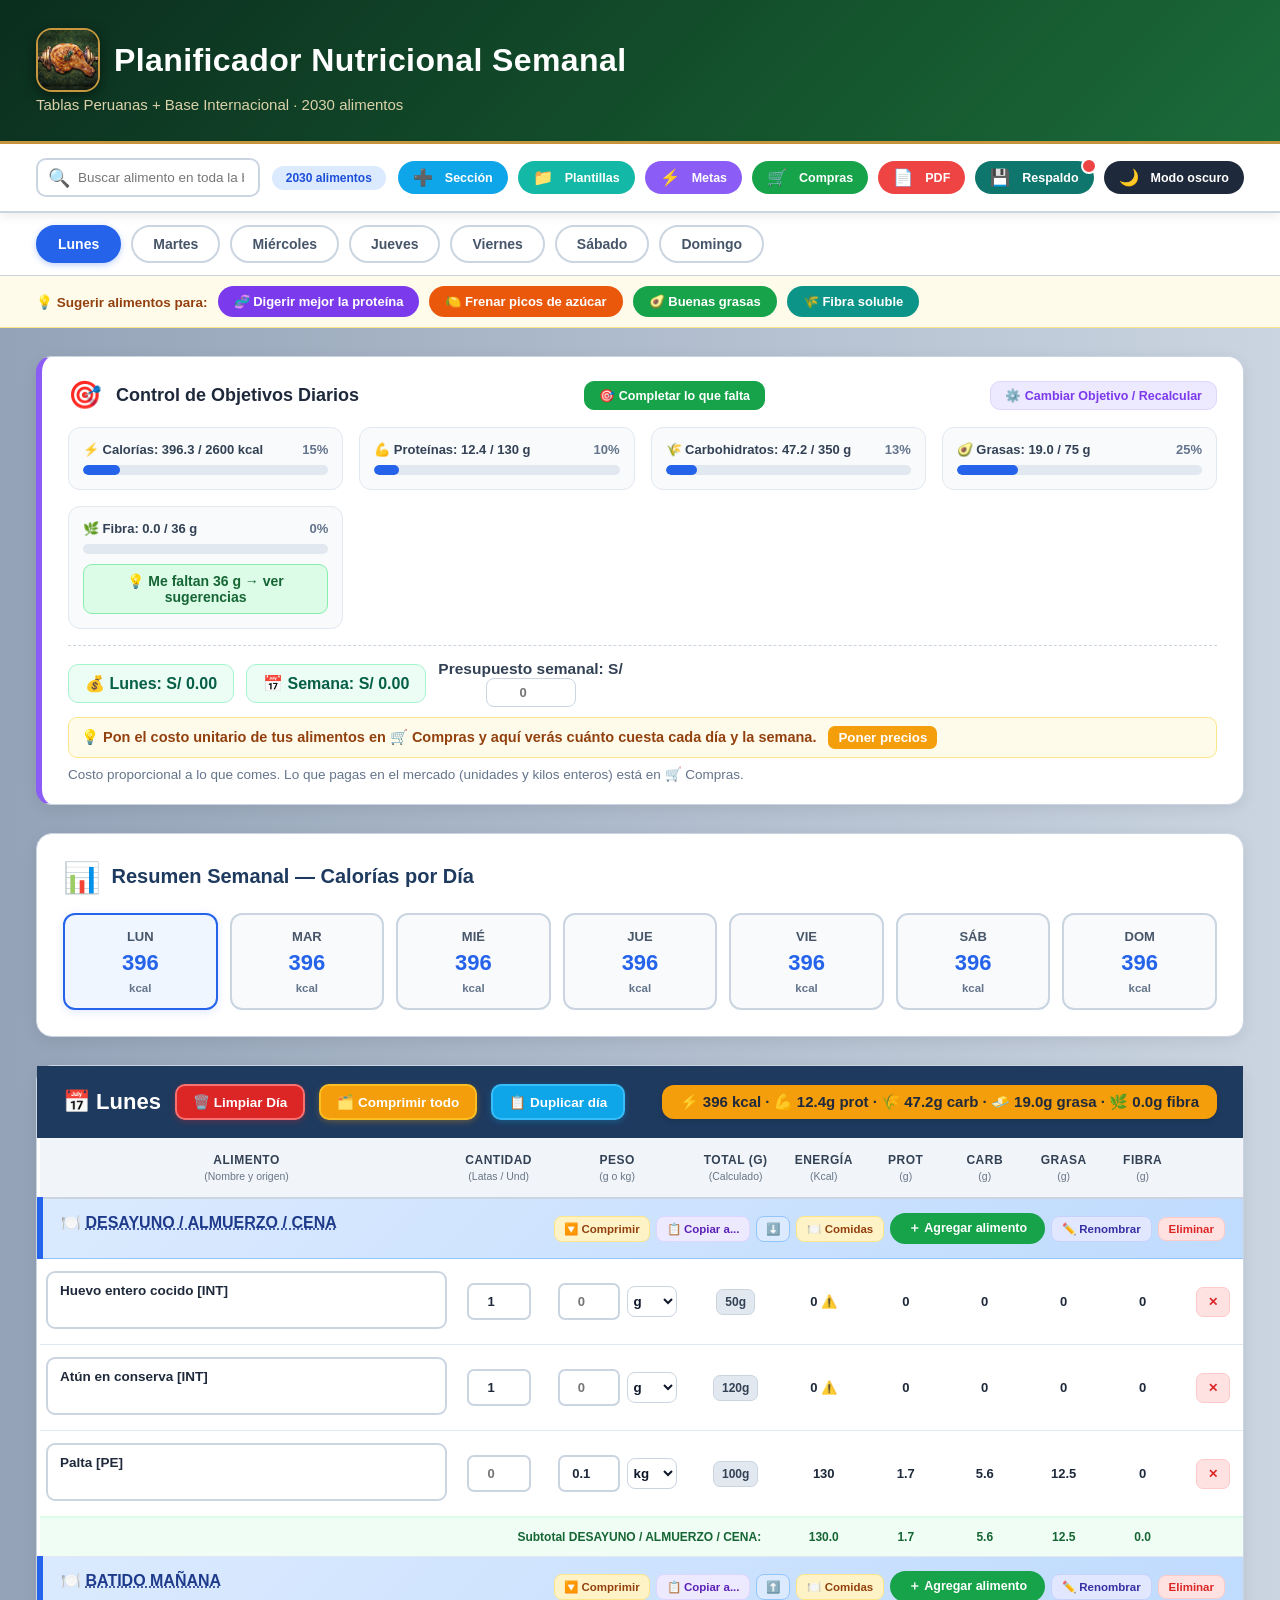
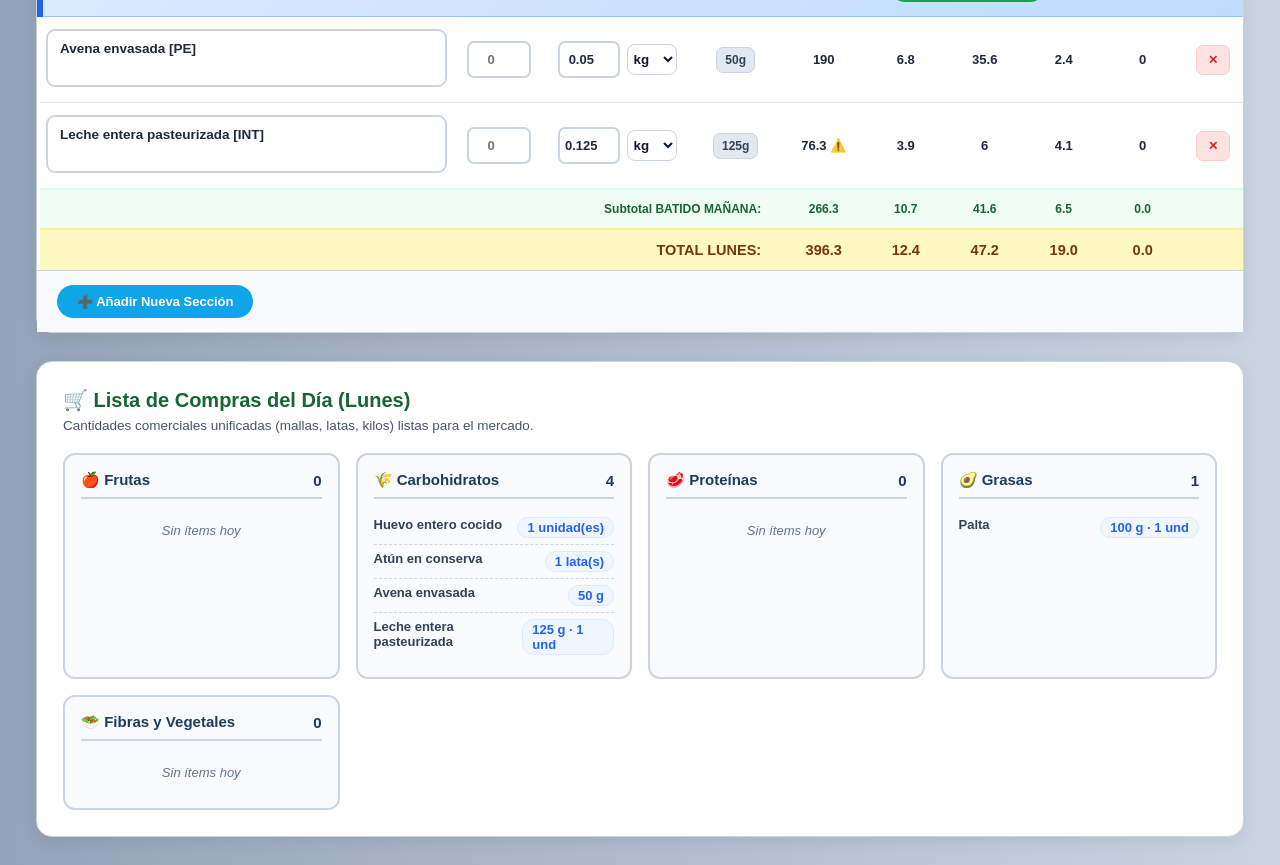
<file: index.html>
<!DOCTYPE html>
<html lang="es">
<head>
  <meta charset="UTF-8">
  <meta name="viewport" content="width=device-width, initial-scale=1.0">
  <title>Planificador Nutricional Semanal</title>
  <link rel="manifest" href="manifest.json">
  <meta name="theme-color" content="#0f3d2a">
  <meta name="mobile-web-app-capable" content="yes">
  <meta name="apple-mobile-web-app-capable" content="yes">
  <meta name="apple-mobile-web-app-title" content="Mis Comidas">
  <link rel="icon" href="icon-192.png">
  <link rel="apple-touch-icon" href="icon-192.png">
  <style>
    :root {
      --azul:#2563eb; --azul-dark:#1e3a5f; --verde:#16a34a;
      --rojo:#dc2626; --oro:#f59e0b; --gris:#f8fafc;
    }
    * { box-sizing:border-box; margin:0; padding:0; }
    body { font-family:'Segoe UI',Arial,sans-serif; background:linear-gradient(270deg, #cbd5e1 0%, #94a3b8 100%); color:#1e293b; min-height:100vh; }

    /* HEADER PRINCIPAL CON DEGRADADO */
    .header { background:linear-gradient(135deg,#1e3a5f,#2563eb); color:white; padding:28px 36px; display:flex; align-items:center; justify-content:space-between; flex-wrap:wrap; gap:14px; box-shadow:0 4px 16px rgba(0,0,0,.25); }
    .header h1 { font-size:32px; font-weight:800; letter-spacing:.4px; }
    .header .sub { font-size:15px; opacity:.9; margin-top:4px; }

    /* BOTONES HEADER Y BARRA */
    .btn-header { border:none; border-radius:20px; padding:9px 20px; font-size:13.5px; font-weight:700; cursor:pointer; display:inline-flex; align-items:center; gap:8px; transition:all .2s; }
    .btn-pdf { background:#ef4444; color:white; }
    .btn-pdf:hover { background:#dc2626; transform:translateY(-1px); }
    .btn-compras-gen { background:var(--verde); color:white; }
    .btn-compras-gen:hover { background:#15803d; transform:translateY(-1px); }
    .btn-dark { background:rgba(255,255,255,.2); color:white; border:1px solid rgba(255,255,255,.35); }
    .btn-dark:hover { background:rgba(255,255,255,.3); }
    .btn-calc { background:#8b5cf6; color:white; }
    .btn-calc:hover { background:#7c3aed; transform:translateY(-1px); }
    .btn-add-seccion { background:#0ea5e9; color:white; }
    .btn-add-seccion:hover { background:#0284c7; transform:translateY(-1px); }
    .btn-plantillas { background:#14b8a6; color:white; }
    .btn-plantillas:hover { background:#0d9488; transform:translateY(-1px); }
    .header-btns { display:flex; gap:10px; align-items:center; flex-wrap:wrap; }

    /* BARRA SUPERIOR FLOTANTE */
    .barra { background:#ffffff; padding:14px 36px; display:flex; gap:12px; align-items:center; justify-content:space-between; flex-wrap:wrap; border-bottom:2px solid #cbd5e1; position:sticky; top:0; z-index:200; box-shadow:0 3px 10px rgba(0,0,0,.08); }
    .barra-izq { display:flex; gap:12px; align-items:center; flex:1; min-width:300px; }
    .buscador-wrap { position:relative; flex:1; max-width:400px; }
    .buscador-wrap input { width:100%; border:2px solid #cbd5e1; border-radius:10px; padding:10px 14px 10px 40px; font-size:13.5px; outline:none; transition:border .2s; background:white; }
    .buscador-wrap input:focus { border-color:var(--azul); }
    .buscador-wrap .ico { position:absolute; left:12px; top:50%; transform:translateY(-50%); font-size:18px; }
    .badge { font-size:12px; border-radius:20px; padding:5px 14px; font-weight:700; }
    .badge-total { background:#dbeafe; color:#1d4ed8; white-space:nowrap; }
    .badge-filtro { background:#dcfce7; color:#15803d; display:none; white-space:nowrap; }
    
    .btn-barra { padding:7px 15px; font-size:12.5px; }
    .btn-dark-barra { background:#1e293b; color:white; }
    .btn-dark-barra:hover { background:#334155; }

    /* DÍAS NAV */
    .dias-nav { background:#ffffff; padding:12px 36px; display:flex; gap:10px; overflow-x:auto; border-bottom:1px solid #cbd5e1; position:sticky; top:67px; z-index:190; }
    .dia-btn { padding:9px 20px; border-radius:22px; border:2px solid #cbd5e1; background:white; font-size:14px; font-weight:700; cursor:pointer; white-space:nowrap; transition:all .2s; color:#475569; }
    .dia-btn.activo { background:var(--azul); color:white; border-color:var(--azul); box-shadow:0 2px 6px rgba(37,99,235,0.3); }
    .dia-btn:hover:not(.activo) { border-color:var(--azul); color:#1e293b; }

    /* CONTENEDOR */
    .contenedor { padding:28px 36px; max-width:1450px; margin:0 auto; }

    /* PANEL DE OBJETIVOS Y BARRAS DE PROGRESO */
    .panel-objetivos { background:#ffffff; border-radius:16px; box-shadow:0 4px 16px rgba(0,0,0,.08); padding:22px 26px; margin-bottom:28px; border:1px solid #cbd5e1; border-left:6px solid #8b5cf6; }
    .panel-obj-header { display:flex; justify-content:space-between; align-items:center; margin-bottom:16px; flex-wrap:wrap; gap:10px; }
    .panel-obj-header h3 { color:#1e293b; font-size:18px; font-weight:800; display:flex; align-items:center; gap:8px; }
    .btn-config-obj { background:#ede9fe; color:#7c3aed; border:1px solid #ddd6fe; padding:6px 14px; border-radius:10px; font-weight:700; font-size:12.5px; cursor:pointer; }
    .btn-config-obj:hover { background:#7c3aed; color:white; }

    .obj-grid-barras { display:grid; grid-template-columns:repeat(auto-fit, minmax(220px, 1fr)); gap:16px; }
    .obj-barra-card { background:#f8fafc; border:1px solid #e2e8f0; border-radius:12px; padding:14px; }
    .obj-barra-info { display:flex; justify-content:space-between; font-size:13px; font-weight:700; margin-bottom:8px; color:#334155; }
    .obj-barra-info span:last-child { color:#64748b; font-weight:600; }
    .progress-track { background:#e2e8f0; height:10px; border-radius:5px; overflow:hidden; }
    .progress-fill { background:var(--azul); height:100%; width:0%; transition:width 0.4s ease, background 0.3s; border-radius:5px; }

    /* TABLA */
    .tabla-wrap { background:#ffffff; border-radius:16px; box-shadow:0 4px 16px rgba(0,0,0,.08); overflow:visible; margin-bottom:28px; border:1px solid #cbd5e1; }
    .tabla-titulo { background:var(--azul-dark); color:white; padding:18px 26px; font-size:22px; font-weight:800; display:flex; align-items:center; gap:14px; flex-wrap:wrap; }
    .tabla-titulo .total-dia-badge { margin-left:auto; background:var(--oro); color:#1e293b; border-radius:12px; padding:8px 18px; font-size:15px; font-weight:800; box-shadow:0 2px 6px rgba(0,0,0,0.15); }
    .tabla-titulo .total-dia-badge .emoji-amigable { filter: drop-shadow(0px 1px 2px rgba(0,0,0,0.5)); font-size: 1.5em; }
    
    /* BOTÓN LIMPIAR DÍA DE ALTO CONTRASTE Y TAMAÑO MEJORADO */
    .btn-limpiar { background:#dc2626; color:#ffffff; border:2px solid #f87171; padding:8px 16px; border-radius:10px; font-size:13.5px; font-weight:800; cursor:pointer; transition:all .2s; box-shadow:0 2px 6px rgba(220,38,38,0.3); }
    .btn-limpiar:hover { background:#b91c1c; transform:translateY(-1px); }
    .btn-comprimir-todo { background:#f59e0b; color:#ffffff; border:2px solid #fbbf24; padding:8px 16px; border-radius:10px; font-size:13.5px; font-weight:800; cursor:pointer; transition:all .2s; box-shadow:0 2px 6px rgba(245,158,11,0.3); }
    .btn-comprimir-todo:hover { background:#d97706; transform:translateY(-1px); }
    .btn-duplicar-dia { background:#0ea5e9; color:#ffffff; border:2px solid #38bdf8; padding:8px 16px; border-radius:10px; font-size:13.5px; font-weight:800; cursor:pointer; transition:all .2s; box-shadow:0 2px 6px rgba(14,165,233,0.3); }
    .btn-duplicar-dia:hover { background:#0284c7; transform:translateY(-1px); }
    .btn-copiar-seccion { background:#ede9fe; color:#5b21b6; border:1px solid #ddd6fe; padding:5px 10px; border-radius:8px; font-size:11.5px; font-weight:700; cursor:pointer; transition:all 0.2s; }
    .btn-copiar-seccion:hover { background:#5b21b6; color:white; }

    /* TOAST DESHACER */
    .toast-deshacer { position:fixed; bottom:24px; left:50%; transform:translateX(-50%) translateY(20px); background:#1e293b; color:white; padding:14px 18px; border-radius:12px; display:flex; align-items:center; gap:16px; box-shadow:0 8px 24px rgba(0,0,0,.35); font-size:13.5px; font-weight:600; z-index:500; opacity:0; pointer-events:none; transition:all .25s ease; }
    .toast-deshacer.show { opacity:1; transform:translateX(-50%) translateY(0); pointer-events:auto; }
    .toast-deshacer button { background:var(--oro); color:#1e293b; border:none; padding:7px 14px; border-radius:8px; font-weight:800; cursor:pointer; font-size:13px; white-space:nowrap; }
    .toast-deshacer button:hover { background:#d97706; color:white; }

    table { width:100%; border-collapse:collapse; table-layout:fixed; }
    
    th { position:sticky; top:115px; z-index:100; background:#f1f5f9; color:#334155; font-size:12px; font-weight:800; text-transform:uppercase; letter-spacing:.5px; padding:15px 6px; border-bottom:2px solid #cbd5e1; text-align:center; vertical-align:middle; box-shadow:0 2px 4px rgba(0,0,0,0.05); }
    .th-sub { font-size:10.5px; font-weight:normal; opacity:0.8; display:block; margin-top:3px; text-transform:none; letter-spacing:0; color:#475569; }
    
    td { border-bottom:1px solid #e2e8f0; padding:12px 6px; font-size:13.5px; vertical-align:middle; text-align:center; }
    tr:last-child td { border-bottom:none; }
    tr:hover td { background:#f8fafc; }

    /* TÍTULO DE BLOQUE CON OPCIÓN DE REORDENAR, RENOMBRAR Y ELIMINAR */
    .bloque-hdr { background: linear-gradient(135deg, #dbeafe 0%, #bfdbfe 100%); }
    .bloque-hdr td { font-weight:800; font-size:16px; color:#1e3a8a; padding:14px 18px; border-left:6px solid var(--azul); border-top:1px solid #93c5fd; border-bottom:1px solid #93c5fd; text-align:left; }
    .bloque-titulo-txt { cursor: pointer; text-decoration: underline dotted; transition: color 0.2s; }
    .bloque-titulo-txt:hover { color: var(--azul); }
    .bloque-acciones { display: flex; gap: 6px; align-items: center; float: right; flex-wrap: wrap; }
    .btn-mover-seccion { background: #dbeafe; color: #1e40af; border: 1px solid #93c5fd; padding: 5px 9px; border-radius: 8px; font-size: 11.5px; font-weight: 800; cursor: pointer; transition: all 0.2s; }
    .btn-mover-seccion:hover { background: #bfdbfe; color: #1e3a8a; }
    .btn-toggle-seccion { background: #fef3c7; color: #92400e; border: 1px solid #fde68a; padding: 5px 9px; border-radius: 8px; font-size: 11.5px; font-weight: 800; cursor: pointer; transition: all 0.2s; }
    .btn-toggle-seccion:hover { background: #fde68a; color: #78350f; }
    .btn-renombrar-bloque { background: #e0e7ff; color: #3730a3; border: 1px solid #c7d2fe; padding: 5px 10px; border-radius: 8px; font-size: 11.5px; font-weight: 700; cursor: pointer; transition: all 0.2s; }
    .btn-renombrar-bloque:hover { background: #3730a3; color: white; }
    .btn-del-bloque { background: #fee2e2; color: var(--rojo); border: 1px solid #fecaca; padding: 5px 10px; border-radius: 8px; font-size: 11.5px; font-weight: 700; cursor: pointer; transition: all 0.2s; }
    .btn-del-bloque:hover { background: var(--rojo); color: white; }

    .tabla-footer-acciones { padding: 14px 20px; background: #f8fafc; border-top: 1px solid #cbd5e1; display: flex; justify-content: flex-start; align-items: center; }

    .subtotal-row td { background:#f0fdf4; font-weight:800; font-size:12px; color:#166534; text-align:center; border-top:2px solid #dcfce7; }
    .total-row td { background:#fef9c3; font-weight:800; font-size:14.5px; color:#78350f; text-align:center; border-top:2px solid #fef08a; }

    /* SELECT ALIMENTO */
    .sel-alimento { position:relative; width:100%; }
    .sel-alimento textarea { width:100%; min-width:320px; height:58px; border:2px solid #cbd5e1; border-radius:9px; padding:9px 12px; font-size:13.5px; font-weight:600; color:#1e293b; outline:none; cursor:pointer; resize:none; white-space:normal; line-height:1.35; font-family:inherit; transition:border .2s, box-shadow .2s; text-align:left; background:white; }
    .sel-alimento textarea::placeholder { color:#94a3b8; font-style:italic; font-weight:normal; }
    .sel-alimento textarea:focus { border-color:var(--azul); box-shadow:0 0 0 3px rgba(37,99,235,0.15); background:white; }
    
    /* DROPDOWN DE 2 COLUMNAS Y FILTROS POR CATEGORÍA */
    .dropdown { position:fixed; top:50%; left:50%; transform:translate(-50%,-50%); width:900px; max-width:calc(100vw - 24px); max-height:86vh; overflow:hidden; overscroll-behavior:contain; background:white; border:1px solid #cbd5e1; border-radius:9px; box-shadow:0 8px 24px rgba(0,0,0,.18); z-index:1000; display:none; flex-direction:column; text-align:left; }
    .dropdown.show { display:flex; }
    .dd-backdrop { position:fixed; inset:0; background:rgba(15,23,42,.45); z-index:999; display:none; }
    .dd-backdrop.show { display:block; }
    .dd-buscar-wrap { display:flex; gap:8px; padding:10px 12px; border-bottom:1px solid #cbd5e1; background:#fff; border-radius:9px 9px 0 0; }
    #dd-buscar { flex:1; padding:10px 14px; font-size:14px; border:2px solid #3b82f6; border-radius:10px; outline:none; background:#fff; color:#0f172a; }
    .dd-cerrar { background:#e2e8f0; color:#334155; border:none; border-radius:10px; width:40px; font-size:16px; font-weight:800; cursor:pointer; }
    #dd-contenido { display:flex; flex-direction:column; min-height:0; overflow:hidden; }
    body.dark .dd-buscar-wrap { background:#1e293b; border-color:#334155; } body.dark #dd-buscar { background:#0f172a; color:#f1f5f9; } body.dark .dd-cerrar { background:#334155; color:#e2e8f0; }
    
    .dd-filtros-bar { padding: 8px 12px; background: #f1f5f9; border-bottom: 1px solid #cbd5e1; display: flex; gap: 6px; flex-wrap: wrap; }
    .dd-filtro-btn { background: white; border: 1px solid #cbd5e1; border-radius: 14px; padding: 4px 10px; font-size: 11px; font-weight: 700; cursor: pointer; color: #475569; transition: all 0.2s; }
    .dd-filtro-btn.activo { background: var(--azul); color: white; border-color: var(--azul); }

    .dd-cuerpo-cols { display: flex; flex: 1; overflow: hidden; }
    .dd-columna { flex: 1; padding: 6px; overflow-y: auto; max-height: calc(86vh - 150px); min-width:0; overscroll-behavior:contain; }
    .dd-columna + .dd-columna { border-left: 1px solid #e2e8f0; }
    .dd-columna-sug { background:#fffbeb; }
    .dd-columna-sug .dd-columna-titulo { background:#fef3c7; color:#92400e; line-height:1.2; }
    .dd-sug-tabs { display:flex; gap:6px; padding:2px 8px 6px; }
    .dd-sug-tab { border:1px solid #fcd34d; background:#fff; border-radius:10px; padding:3px 10px; font-size:16px; cursor:pointer; }
    .dd-sug-tab.activo { background:#f59e0b; border-color:#d97706; }
    .dd-item-sug .dd-nombre { white-space:normal; }
    body.dark .dd-columna-sug { background:#2a2412; } body.dark .dd-columna-sug .dd-columna-titulo { background:#422006; color:#fcd34d; }
    body.dark .dd-sug-tab { background:#1e293b; border-color:#92400e; } body.dark .dd-sug-tab.activo { background:#b45309; }
    .dd-columna-titulo { font-size: 11px; font-weight: 800; text-transform: uppercase; color: #64748b; padding: 4px 8px; background: #f8fafc; border-bottom: 1px solid #e2e8f0; margin-bottom: 4px; display: flex; align-items: center; gap: 6px; }

    .dd-item { padding:8px 10px; font-size:13px; cursor:pointer; display:flex; justify-content:space-between; align-items:center; line-height:1.25; gap:10px; color:#1e293b; border-radius: 6px; }
    .dd-item:hover { background:#f1f5f9; }
    .dd-item.highlighted { background: #d97706 !important; color: #ffffff !important; }
    
    .dd-left-info { display: flex; align-items: center; gap: 8px; flex: 1; min-width: 0; }
    .dd-estrella { font-size: 15px; cursor: pointer; color: #cbd5e1; transition: transform 0.1s; flex-shrink: 0; }
    .dd-estrella:hover { transform: scale(1.2); }
    .dd-estrella.favorito { color: #f59e0b; }
    .dd-item.highlighted .dd-estrella { color: #fef08a; }

    .dd-nombre { overflow: hidden; text-overflow: ellipsis; white-space: nowrap; flex: 1; }

    .dd-info { display: flex; align-items: center; gap: 6px; white-space: nowrap; flex-shrink: 0; }
    .dd-item .dd-tag { font-size:10.5px; background:#e2e8f0; color:#334155; border-radius:4px; padding:1px 5px; font-weight:700; }
    .dd-item.highlighted .dd-tag { background: #b45309; color: #ffffff; }
    .dd-item .dd-kcal { font-size:11px; color:#475569; font-weight:600; min-width:48px; text-align:right; }
    .dd-item.highlighted .dd-kcal { color: #fef08a; }

    input[type=number] { width:64px; padding:9px 4px; text-align:center; border:2px solid #cbd5e1; border-radius:7px; font-size:13px; font-weight:700; outline:none; margin:0 auto; display:block; background:white; color:#1e293b; }
    input[type=number]:focus { border-color:var(--azul); }
    .num { text-align:center; font-variant-numeric:tabular-nums; font-weight:700; font-size:13px; color:#1e293b; }
    .peso-badge { background:#e2e8f0; color:#334155; font-weight:800; padding:5px 8px; border-radius:7px; font-size:12px; display:inline-block; border:1px solid #cbd5e1; }

    /* BOTONES TABLA */
    .btn-agregar { background:var(--verde); color:white; border:none; padding:7px 18px; border-radius:20px; font-size:12.5px; font-weight:700; cursor:pointer; display:inline-flex; align-items:center; gap:6px; transition:all .2s; }
    .btn-agregar:hover { background:#15803d; transform:translateY(-1px); box-shadow:0 3px 8px rgba(22,163,74,.3); }
    .btn-del { background:#fee2e2; color:var(--rojo); border:1px solid #fecaca; padding:7px 11px; border-radius:7px; cursor:pointer; font-size:12px; font-weight:700; transition:all .2s; }
    .btn-del:hover { background:var(--rojo); color:white; }

    .btn-add-seccion-tabla { background: #0ea5e9; color: white; border: none; padding: 9px 20px; border-radius: 20px; font-size: 13px; font-weight: 700; cursor: pointer; display: inline-flex; align-items: center; gap: 8px; transition: all 0.2s; }
    .btn-add-seccion-tabla:hover { background: #0284c7; transform: translateY(-1px); box-shadow: 0 3px 8px rgba(14,165,233,0.3); }

    /* RESUMEN SEMANAL */
    .resumen-semana { background:#ffffff; border-radius:16px; box-shadow:0 4px 16px rgba(0,0,0,.08); padding:26px; margin-bottom:28px; border:1px solid #cbd5e1; }
    .resumen-semana h3 { color:var(--azul-dark); margin-bottom:18px; font-size:20px; font-weight:800; }
    .resumen-grid { display:grid; grid-template-columns:repeat(7,1fr); gap:12px; }
    .resumen-card { background:#f8fafc; border-radius:12px; padding:14px; text-align:center; border:2px solid #cbd5e1; cursor:pointer; transition:all .2s; }
    .resumen-card:hover, .resumen-card.activo { border-color:var(--azul); background:#eff6ff; box-shadow:0 2px 8px rgba(37,99,235,0.15); }
    .resumen-card .dia { font-size:13px; font-weight:800; color:#475569; }
    .resumen-card .kcal { font-size:22px; font-weight:900; color:var(--azul); margin:6px 0; }
    .resumen-card .sub { font-size:11.5px; color:#64748b; font-weight:700; }

    /* LISTA DE COMPRAS DIARIA */
    .lista-compras { background:#ffffff; border-radius:16px; box-shadow:0 4px 16px rgba(0,0,0,.08); padding:26px; margin-top:28px; border-top:6px solid var(--verde); border:1px solid #cbd5e1; }
    .lista-compras h3 { color:#166534; font-size:20px; font-weight:900; margin-bottom:6px; display:flex; align-items:center; gap:10px; }
    .lista-compras .sub-desc { font-size:13.5px; color:#475569; margin-bottom:20px; font-weight:500; }
    .compras-grid { display:grid; grid-template-columns:repeat(auto-fit, minmax(220px, 1fr)); gap:16px; }
    .compra-box { background:#f8fafc; border:2px solid #cbd5e1; border-radius:12px; padding:16px; }
    .compra-box h4 { font-size:15px; color:var(--azul-dark); margin-bottom:12px; padding-bottom:8px; border-bottom:2px solid #cbd5e1; display:flex; align-items:center; justify-content:space-between; font-weight:800; }
    .compra-item { display:flex; justify-content:space-between; font-size:13px; padding:6px 0; border-bottom:1px dashed #cbd5e1; }
    .compra-item:last-child { border-bottom:none; }
    .compra-item span:first-child { font-weight:700; color:#334155; }
    .compra-item span:last-child { font-weight:900; color:var(--azul); background:#eff6ff; padding:2px 9px; border-radius:12px; border:1px solid #dbeafe; }
    .vacio-txt { font-size:13px; color:#64748b; font-style:italic; text-align:center; padding:12px 0; }

    /* MODALES */
    .modal-overlay { position:fixed; top:0; left:0; width:100%; height:100%; background:rgba(0,0,0,0.65); z-index:9999; display:none; justify-content:center; align-items:center; padding:20px; backdrop-filter:blur(3px); }
    .modal-overlay.show { display:flex; }
    .modal-box { background:#ffffff; width:100%; max-width:880px; max-height:90vh; border-radius:16px; box-shadow:0 12px 35px rgba(0,0,0,0.35); overflow:hidden; display:flex; flex-direction:column; border:1px solid #cbd5e1; }
    .modal-header { background:var(--azul-dark); color:white; padding:18px 26px; display:flex; justify-content:space-between; align-items:center; font-size:20px; font-weight:800; }
    .modal-body { padding:26px; overflow-y:auto; flex:1; background:#f8fafc; }
    .modal-footer { padding:16px 26px; background:#ffffff; border-top:1px solid #cbd5e1; display:flex; justify-content:space-between; align-items:center; }
    .periodo-btns { display:flex; gap:12px; margin-bottom:22px; justify-content:center; }
    .btn-periodo { padding:9px 20px; border-radius:22px; border:2px solid #cbd5e1; background:white; font-weight:800; cursor:pointer; font-size:13.5px; color:#475569; transition:all .2s; }
    .btn-periodo.activo { background:var(--azul); color:white; border-color:var(--azul); }
    .btn-cerrar-modal { background:#475569; color:white; border:none; padding:9px 22px; border-radius:9px; font-weight:800; cursor:pointer; font-size:13.5px; }
    .btn-cerrar-modal:hover { background:#334155; }
    .btn-excel-modal { background:var(--verde); color:white; border:none; padding:9px 22px; border-radius:9px; font-weight:800; cursor:pointer; font-size:13.5px; display:inline-flex; align-items:center; gap:8px; }
    .btn-excel-modal:hover { background:#15803d; }

    /* ESTILOS FORMULARIO CALCULADORA */
    .calc-form-grid { display: grid; grid-template-columns: repeat(3, 1fr); gap: 18px; margin-bottom: 22px; }
    .calc-group { display: flex; flex-direction: column; gap: 6px; }
    .calc-group.full { grid-column: span 3; }
    .calc-group label { font-size: 13.5px; font-weight: 700; color: #334155; }
    .calc-group input, .calc-group select { padding: 11px 14px; border: 2px solid #cbd5e1; border-radius: 8px; font-size: 14px; background: white; font-weight: 600; outline: none; width: 100%; }
    .calc-group input:focus, .calc-group select:focus { border-color: var(--azul); }
    .btn-calcular-meta { background: #8b5cf6; color: white; border: none; padding: 14px; border-radius: 10px; font-size: 15px; font-weight: 800; cursor: pointer; width: 100%; transition: background 0.2s; }
    .btn-calcular-meta:hover { background: #7c3aed; }
    .calc-resultado-box { background: #f1f5f9; border: 2px dashed #cbd5e1; border-radius: 10px; padding: 18px; margin-top: 18px; }
    .calc-resultado-box h4 { font-size: 15px; color: #1e3a5f; margin-bottom: 8px; font-weight: 800; }
    .calc-resultado-box p { font-size: 13.5px; color: #475569; margin-bottom: 4px; font-weight: 600; }

    @media(max-width:768px) { .contenedor { padding:12px; } .resumen-grid { grid-template-columns:repeat(4,1fr); } .header-btns, .barra .header-btns { width:100%; justify-content:center; } .calc-form-grid { grid-template-columns: 1fr; } .calc-group.full { grid-column: span 1; } }

    /* PANEL BÚSQUEDA GLOBAL */
    .panel-busqueda { background:#ffffff; border-radius:16px; box-shadow:0 4px 16px rgba(0,0,0,.1); padding:20px 24px; margin-bottom:22px; display:none; border-left:6px solid var(--azul); border:1px solid #cbd5e1; }
    .panel-busqueda h3 { font-size:18px; color:var(--azul-dark); margin-bottom:14px; font-weight:800; }
    .panel-busqueda .resultado-item { background:#f8fafc; border-radius:10px; padding:12px 16px; margin-bottom:10px; display:flex; gap:12px; align-items:center; flex-wrap:wrap; border:1px solid #e2e8f0; }
    .panel-busqueda .res-dia { font-weight:800; color:var(--azul); font-size:13px; min-width:85px; }
    .panel-busqueda .res-bloque { color:#475569; font-size:12px; font-weight:600; }
    .panel-busqueda .res-alimento { font-weight:700; color:#1e293b; font-size:13px; }
    .panel-busqueda .res-gramos { color:#475569; font-size:12px; font-weight:700; }
    .panel-busqueda .res-nut { background:#eff6ff; color:#1d4ed8; border-radius:7px; padding:3px 10px; font-size:12px; font-weight:700; border:1px solid #dbeafe; }
    .panel-busqueda .no-result { color:#64748b; font-size:14px; text-align:center; padding:22px; font-weight:500; }
    
    /* MODO OSCURO */
    body.dark { background:linear-gradient(270deg, #0f172a 0%, #1e1b4b 100%); color:#f8fafc; }
    body.dark .header { background:linear-gradient(135deg,#090d16,#1e293b); box-shadow:0 4px 16px rgba(0,0,0,.5); }
    body.dark .barra { background:#1e293b; border-color:#334155; box-shadow:0 3px 10px rgba(0,0,0,.3); }
    body.dark .buscador-wrap input { background:#0f172a; border-color:#475569; color:#f8fafc; }
    body.dark .buscador-wrap input::placeholder { color:#94a3b8; }
    body.dark .dias-nav { background:#1e293b; border-color:#334155; }
    body.dark .dia-btn { background:#0f172a; border-color:#475569; color:#cbd5e1; }
    body.dark .dia-btn.activo { background:var(--azul); color:white; border-color:var(--azul); }
    body.dark .dia-btn:hover:not(.activo) { border-color:#60a5fa; color:#f8fafc; }
    body.dark .tabla-wrap, body.dark .lista-compras, body.dark .modal-box, body.dark .resumen-semana, body.dark .panel-busqueda, body.dark .panel-objetivos { background:#1e293b; border-color:#334155; box-shadow:0 4px 16px rgba(0,0,0,.5); }
    body.dark table { background:#1e293b; }
    body.dark th { background:#0f172a; color:#cbd5e1; border-color:#334155; }
    body.dark .th-sub { color:#94a3b8; }
    body.dark td { border-color:#334155; color:#f8fafc; }
    body.dark tr:hover td { background:#273344; }
    body.dark .bloque-hdr { background: linear-gradient(135deg, #172554 0%, #1e3a8a 100%); }
    body.dark .bloque-hdr td { background:transparent; color:#93c5fd; border-color:#3b82f6; }
    body.dark .subtotal-row td { background:#064e3b; color:#a7f3d0; border-color:#065f46; }
    body.dark .total-row td { background:#451a03; color:#fde68a; border-color:#78350f; }
    body.dark .resumen-semana h3, body.dark .lista-compras h3, body.dark .modal-header, body.dark .panel-busqueda h3, body.dark .panel-obj-header h3 { color:#93c5fd; }
    body.dark .resumen-card, body.dark .compra-box, body.dark .obj-barra-card { background:#0f172a; border-color:#334155; }
    body.dark .resumen-card:hover, body.dark .resumen-card.activo { background:#172554; border-color:#60a5fa; }
    body.dark .resumen-card .dia, body.dark .lista-compras .sub-desc, body.dark .compra-box h4, body.dark .obj-barra-info { color:#cbd5e1; }
    body.dark .resumen-card .sub { color:#94a3b8; }
    body.dark .compra-item { border-color:#334155; }
    body.dark .compra-item span:first-child { color:#f1f5f9; }
    body.dark .compra-item span:last-child { background:#172554; color:#93c5fd; border-color:#1e3a8a; }
    body.dark .sel-alimento textarea { background:#0f172a; border-color:#475569; color:#f8fafc; }
    body.dark .sel-alimento textarea:focus { background:#1e293b; border-color:#60a5fa; }
    body.dark input[type=number], body.dark select { background:#0f172a; border-color:#475569; color:#f8fafc; }
    
    body.dark .dropdown { background:#1e293b; border-color:#475569; }
    body.dark .dd-filtros-bar { background: #0f172a; border-color: #334155; }
    body.dark .dd-filtro-btn { background: #1e293b; border-color: #475569; color: #cbd5e1; }
    body.dark .dd-filtro-btn.activo { background: var(--azul); color: white; border-color: var(--azul); }
    body.dark .dd-columna { border-color: #334155; }
    body.dark .dd-columna-titulo { background: #0f172a; color: #94a3b8; border-color: #334155; }
    body.dark .dd-item:hover { background:#273344; }
    body.dark .dd-item.highlighted { background: #d97706 !important; color: #ffffff !important; }
    body.dark .dd-item { color:#f8fafc; }
    body.dark .dd-item .dd-tag { background:#334155; color:#cbd5e1; }
    body.dark .dd-item.highlighted .dd-tag { background: #b45309; color: #ffffff; }
    body.dark .dd-item .dd-kcal { color:#94a3b8; }
    body.dark .dd-item.highlighted .dd-kcal { color: #fef08a; }

    body.dark .btn-del { background:#450a0a; color:#fca5a5; border-color:#7f1d1d; }
    body.dark .btn-del:hover { background:var(--rojo); color:white; }
    body.dark .badge-total { background:#1e3a5f; color:#93c5fd; }
    body.dark .badge-filtro { background:#064e3b; color:#a7f3d0; }
    body.dark .btn-dark-barra { background:#334155; color:#f8fafc; }
    body.dark .btn-dark-barra:hover { background:#475569; }
    body.dark .modal-body { background:#0f172a; }
    body.dark .modal-footer { background:#1e293b; border-color:#334155; }
    body.dark .btn-periodo { background:#0f172a; border-color:#475569; color:#cbd5e1; }
    body.dark .btn-periodo.activo { background:var(--azul); color:white; border-color:var(--azul); }
    body.dark .peso-badge { background:#334155; color:#f1f5f9; border-color:#475569; }
    body.dark .panel-busqueda .resultado-item { background:#0f172a; border-color:#334155; }
    body.dark .panel-busqueda .res-alimento { color:#f8fafc; }
    body.dark .panel-busqueda .res-bloque, body.dark .panel-busqueda .res-gramos { color:#cbd5e1; }
    body.dark .panel-busqueda .res-nut { background:#172554; color:#93c5fd; border-color:#1e3a8a; }
    body.dark .calc-resultado-box { background: #1e293b; border-color: #334155; }
    body.dark .tabla-footer-acciones { background: #1e293b; border-color: #334155; }

    /* ESTILO GRANDE Y AMIGABLE PARA EMOTICONES */
    .emoji-amigable { font-size: 1.3em; vertical-align: middle; margin-right: 4px; display: inline-block; }
    .emoji-grande { font-size: 1.5em; vertical-align: middle; margin-right: 6px; }

    /* ── Sugerencias ── */
    .sug-bar { display:flex; flex-wrap:wrap; gap:10px; align-items:center; padding:10px 36px; background:#fffbeb; border-bottom:1px solid #fde68a; }
    .sug-bar-lbl { font-weight:800; color:#92400e; font-size:13.5px; }
    .btn-sug { border:none; border-radius:20px; padding:8px 16px; font-size:13px; font-weight:800; cursor:pointer; color:#fff; transition:all .2s; }
    .btn-sug:hover { transform:translateY(-1px); filter:brightness(1.08); }
    .btn-sug-prot { background:#7c3aed; } .btn-sug-azu { background:#ea580c; } .btn-sug-gras { background:#16a34a; } .btn-sug-fib { background:#0d9488; }
    .sug-desc { font-size:13.5px; color:#475569; margin-bottom:12px; }
    .sug-destino { display:flex; flex-wrap:wrap; gap:16px; margin-bottom:14px; font-size:13px; font-weight:700; color:#334155; }
    .sug-destino select { padding:7px 10px; border:1px solid #cbd5e1; border-radius:8px; font-weight:700; background:#fff; color:#0f172a; margin-left:6px; }
    .sug-item { display:flex; justify-content:space-between; align-items:center; gap:14px; padding:10px 12px; border:1px solid #cbd5e1; border-radius:10px; background:#fff; margin-bottom:8px; }
    .sug-nombre { font-weight:800; color:#1e293b; } .sug-nombre small { color:#94a3b8; font-weight:600; }
    .sug-why { font-size:12.5px; color:#475569; margin-top:2px; }
    .sug-nut { font-size:12px; color:#166534; font-weight:700; margin-top:3px; }
    .sug-accion { display:flex; align-items:center; gap:6px; white-space:nowrap; }
    .sug-accion input { width:70px !important; padding:6px; border:1px solid #cbd5e1; border-radius:6px; text-align:center; font-weight:700; background:#fff; color:#0f172a; }
    .btn-sug-add { background:#16a34a; color:#fff; border:none; border-radius:8px; padding:8px 14px; font-weight:800; cursor:pointer; font-size:12.5px; }
    .btn-sug-add.ok { background:#64748b; }
    .sug-aviso { margin-top:10px; font-size:11.5px; color:#94a3b8; }
    .toast-sugerencia { position:fixed; left:50%; bottom:24px; transform:translate(-50%,30px); background:#1e293b; color:#fff; padding:12px 16px; border-radius:12px; display:flex; gap:12px; align-items:center; box-shadow:0 8px 24px rgba(0,0,0,.35); opacity:0; pointer-events:none; transition:all .3s; z-index:900; font-size:13.5px; font-weight:600; max-width:92vw; }
    .toast-sugerencia.show { opacity:1; pointer-events:auto; transform:translate(-50%,0); }
    .toast-sugerencia button { border:none; border-radius:8px; padding:7px 12px; font-weight:800; cursor:pointer; background:#f59e0b; color:#1e293b; }
    .toast-sugerencia .toast-sug-x { background:transparent; color:#94a3b8; padding:4px 6px; }
    body.dark .sug-bar { background:#1e293b; border-color:#334155; } body.dark .sug-bar-lbl { color:#fcd34d; }
    body.dark .sug-item { background:#1e293b; border-color:#334155; } body.dark .sug-nombre { color:#f1f5f9; } body.dark .sug-why, body.dark .sug-desc { color:#94a3b8; }
    body.dark .sug-nut { color:#86efac; } body.dark .sug-destino { color:#cbd5e1; }
    body.dark .sug-destino select, body.dark .sug-accion input { background:#0f172a; color:#f1f5f9; border-color:#475569; }
    @media(max-width:768px) { .sug-bar { padding:10px 12px; } .sug-item { flex-direction:column; align-items:flex-start; } }
    /* ── Columna PESO con unidad ── */
    .td-peso { white-space:nowrap; }
    .td-peso input { width:62px !important; display:inline-block !important; vertical-align:middle; }
    .td-peso .sel-unidad { width:50px !important; display:inline-block !important; vertical-align:middle; margin-left:3px; padding:6px 2px; border:1px solid #cbd5e1; border-radius:8px; font-weight:700; background:#fff; color:#0f172a; }
    body.dark .td-peso .sel-unidad { background:#0f172a; color:#f1f5f9; border-color:#475569; }
    /* ── Lista de compras con costos ── */
    .modal-compras-box { max-width: 1080px; }
    .tabla-compras-wrap { overflow-x:auto; border:2px solid #1e293b; border-radius:10px; background:#fff; }
    .tabla-compras { width:100%; border-collapse:collapse; font-size:13px; }
    .tabla-compras th { position:static !important; background:#2563eb; color:#fff; padding:10px 8px; font-size:12px; text-align:center; border:1px solid #1d4ed8; }
    .tabla-compras td { padding:7px 8px; border:1px solid #cbd5e1; text-align:center; vertical-align:middle; }
    .tabla-compras .th-alim, .tabla-compras .td-alim { text-align:left; min-width:230px; }
    .tabla-compras .td-alim { font-weight:700; color:#334155; white-space:normal; }
    .tabla-compras .td-alim small { color:#94a3b8; font-weight:600; }
    .tabla-compras .fila-cat td { background:#e0e7ff; color:#1e3a5f; font-weight:900; font-size:14px; text-align:left; border-top:2px solid #1e293b; }
    .tabla-compras .fila-cat span { background:#1e3a5f; color:#fff; border-radius:10px; padding:1px 8px; font-size:11px; margin-left:6px; }
    .tabla-compras .fila-sub td { background:#f1f5f9; font-weight:800; text-align:right; border-top:2px solid #1e293b; }
    .tabla-compras .fila-sub td:last-child { text-align:center; color:#1e3a5f; }
    .tabla-compras .fila-total td { background:#16a34a; color:#fff; font-weight:900; font-size:15px; text-align:right; border-top:3px solid #0f172a; }
    .tabla-compras .fila-total td:last-child { text-align:center; }
    .tabla-compras input { width:84px; padding:6px; border:1px solid #cbd5e1; border-radius:6px; text-align:center; font-weight:700; background:#fff; color:#0f172a; }
    .tabla-compras .td-cant { white-space:nowrap; min-width:165px; }
    .tabla-compras .td-cant input { display:inline-block !important; width:76px !important; vertical-align:middle; }
    .tabla-compras .td-cant select { display:inline-block !important; width:62px !important; vertical-align:middle; }
    .tabla-compras .inp-precio { display:inline-block !important; width:84px !important; }
    .tabla-compras .td-cant select { padding:6px 4px; border:1px solid #cbd5e1; border-radius:6px; background:#fff; color:#0f172a; font-weight:700; margin-left:4px; }
    .tabla-compras .td-total { font-weight:900; color:#166534; background:#f0fdf4; }
    .tabla-compras .sin-und { color:#94a3b8; }
    .nota-compras { margin-top:12px; font-size:12.5px; color:#475569; }
    body.dark .tabla-compras-wrap { background:#1e293b; border-color:#475569; }
    body.dark .tabla-compras td { border-color:#334155; color:#e2e8f0; }
    body.dark .tabla-compras .td-alim { color:#f1f5f9; }
    body.dark .tabla-compras .fila-cat td { background:#1e3a8a; color:#fff; }
    body.dark .tabla-compras .fila-sub td { background:#0f172a; color:#e2e8f0; }
    body.dark .tabla-compras .td-total { background:#052e16; color:#86efac; }
    body.dark .tabla-compras input, body.dark .tabla-compras select { background:#0f172a; color:#f1f5f9; border-color:#475569; }
    body.dark .nota-compras { color:#94a3b8; }

    /* ══ MEJORAS v3 ══ */
    .btn-respaldo { background:#0f766e; color:#fff; position:relative; }
    .btn-respaldo:hover { background:#115e59; transform:translateY(-1px); }
    .btn-respaldo.aviso::after { content:''; position:absolute; top:-3px; right:-3px; width:12px; height:12px; border-radius:50%; background:#ef4444; border:2px solid #fff; }
    .btn-completar { background:#16a34a !important; color:#fff !important; border-color:#16a34a !important; }
    .btn-comidas { background:#fef3c7; color:#92400e; border:1px solid #fde68a; padding:5px 10px; border-radius:8px; font-size:11.5px; font-weight:700; cursor:pointer; }
    .btn-comidas:hover { background:#92400e; color:#fff; }
    .toast-aviso { position:fixed; left:50%; bottom:80px; transform:translate(-50%,30px); background:#0f172a; color:#fff; padding:11px 18px; border-radius:12px; opacity:0; pointer-events:none; transition:all .3s; z-index:10001; font-size:13.5px; font-weight:700; max-width:92vw; text-align:center; box-shadow:0 8px 24px rgba(0,0,0,.35); }
    .toast-aviso.show { opacity:1; transform:translate(-50%,0); }

    /* respaldo / nube */
    .resp-estado { padding:12px 16px; border-radius:10px; font-weight:700; font-size:16px; margin-bottom:14px; }
    .resp-estado.bien { background:#dcfce7; color:#166534; } .resp-estado.mal { background:#fee2e2; color:#991b1b; }
    .resp-bloque { background:#fff; border:1px solid #cbd5e1; border-radius:12px; padding:14px 16px; margin-bottom:14px; }
    .resp-bloque h4 { margin:0 0 8px; color:#1e3a5f; font-size:19px; }
    .resp-bloque p, .resp-bloque small { color:#475569; font-size:15.5px; line-height:1.55; }
    .resp-bloque small { display:block; margin-top:8px; }
    .resp-bloque code { font-size:14px; background:#e2e8f0; padding:1px 5px; border-radius:4px; }
    .resp-btns { display:flex; gap:8px; flex-wrap:wrap; margin-top:10px; }
    .resp-btns button, .btn-sec { background:#0f766e; color:#fff; border:none; border-radius:9px; padding:11px 18px; font-weight:800; cursor:pointer; font-size:15px; }
    .resp-btns button.gris, .btn-sec.gris { background:#64748b; }
    .resp-bloque textarea, .resp-bloque input[type=text] { width:100%; box-sizing:border-box; border:1px solid #cbd5e1; border-radius:8px; padding:10px; font-size:15px; font-family:monospace; margin-top:8px; }
    .resp-bloque textarea { height:130px; }
    #sync-estado { margin-top:10px; font-weight:700; font-size:15.5px; color:#0f766e; }
    .resp-bloque pre { background:#0f172a; color:#e2e8f0; padding:12px; border-radius:8px; font-size:14px; overflow-x:auto; white-space:pre-wrap; }

    /* revisión BD */
    .bd-tabs { display:flex; gap:8px; margin-bottom:10px; flex-wrap:wrap; }
    .bd-tabs button { background:#e2e8f0; border:none; border-radius:9px; padding:10px 16px; font-size:15px; font-weight:800; cursor:pointer; color:#334155; }
    .bd-tabs button.activo { background:var(--azul); color:#fff; }
    .bd-nota { font-size:15px; color:#475569; margin:6px 0 10px; }
    .bd-wrap { overflow:auto; max-height:52vh; border:1px solid #cbd5e1; border-radius:10px; background:#fff; }
    .bd-tabla { border-collapse:collapse; width:100%; font-size:14.5px; }
    .bd-tabla th { position:sticky; top:0; background:#1e3a5f; color:#fff; padding:6px 8px; text-align:left; white-space:nowrap; }
    .bd-tabla td { padding:5px 8px; border-bottom:1px solid #e2e8f0; }
    .bd-tabla td.pos { color:#b45309; font-weight:700; } .bd-tabla td.neg { color:#1d4ed8; font-weight:700; }

    /* compras ✔ */
    .tabla-compras .td-chk { text-align:center; width:34px; }
    .tabla-compras .td-chk input { width:18px; height:18px; cursor:pointer; }
    .tabla-compras tr.comprado td { opacity:.5; }
    .tabla-compras tr.comprado .td-alim { text-decoration:line-through; }
    .tabla-compras .fila-pend td { background:#fef9c3; color:#713f12; font-weight:800; }
    .compras-extra { display:flex; gap:8px; flex-wrap:wrap; }
    .btn-wa { background:#16a34a; color:#fff; border:none; padding:9px 16px; border-radius:9px; font-weight:800; cursor:pointer; font-size:13.5px; }
    .btn-wa:hover { background:#15803d; }
    .btn-gris-m { background:#64748b; color:#fff; border:none; padding:9px 16px; border-radius:9px; font-weight:800; cursor:pointer; font-size:13.5px; }
    .modal-footer { gap:8px; flex-wrap:wrap; }
    .modal-footer-izq { display:flex; gap:8px; flex-wrap:wrap; }

    /* costos */
    .costos-fila { display:flex; gap:12px; flex-wrap:wrap; align-items:center; margin-top:16px; padding-top:14px; border-top:1px dashed #cbd5e1; }
    .costo-chip { background:#ecfdf5; color:#065f46; border:1px solid #a7f3d0; border-radius:10px; padding:9px 16px; font-size:16px; font-weight:700; }
    .costo-pres { font-size:15.5px; font-weight:700; color:#334155; }
    .costo-pres input { width:90px; padding:6px 8px; border:1px solid #cbd5e1; border-radius:8px; font-weight:700; }
    .costo-barra { margin-top:10px; } .costo-barra-txt { font-size:12px; font-weight:700; color:#475569; margin-top:4px; }
    .costo-aviso { margin-top:10px; font-size:14.5px; font-weight:700; color:#92400e; background:#fffbeb; border:1px solid #fde68a; border-radius:9px; padding:8px 12px; }
    .costo-aviso button { margin-left:8px; background:#f59e0b; color:#fff; border:none; border-radius:7px; padding:4px 10px; font-weight:800; cursor:pointer; }
    .costo-nota { margin-top:8px; font-size:13.5px; color:#64748b; }
    .resumen-card .costo-mini { font-size:11px; font-weight:800; color:#047857; margin-top:2px; }
    .panel-obj-header { flex-wrap:wrap; gap:8px; }

    /* copiar / comidas / completar */
    .copiar-dias { display:grid; grid-template-columns:repeat(2,1fr); gap:8px; margin:12px 0; }
    .chk-dia { display:flex; align-items:center; gap:8px; background:#fff; border:1px solid #cbd5e1; border-radius:9px; padding:9px 12px; font-weight:700; cursor:pointer; }
    .copiar-rapido { display:flex; gap:6px; flex-wrap:wrap; }
    .copiar-modo { display:flex; flex-direction:column; gap:6px; margin-top:6px; font-weight:700; font-size:13.5px; }
    .comida-guardar { background:#fffbeb; border:1px solid #fde68a; border-radius:12px; padding:12px; margin-bottom:12px; }
    .comida-sub { font-size:15px; font-weight:700; color:#92400e; margin-bottom:8px; }
    .comida-guardar-fila { display:flex; gap:8px; } .comida-guardar-fila input { flex:1; padding:8px 10px; border:1px solid #cbd5e1; border-radius:8px; font-size:14px; }
    .comida-guardar-fila button:disabled { background:#94a3b8; cursor:not-allowed; }
    .comp-faltan, #comp-proy { display:flex; flex-wrap:wrap; gap:8px 14px; align-items:center; background:#eff6ff; border:1px solid #bfdbfe; border-radius:10px; padding:12px 16px; margin-bottom:12px; font-size:16px; }
    #comp-proy { background:#f0fdf4; border-color:#bbf7d0; margin-top:12px; margin-bottom:0; }
    .comp-faltan small { color:#64748b; }

    /* pestañas del menú de alimentos (solo celular) */
    .dd-tabs-movil { display:none; gap:6px; padding:6px 10px; background:#f1f5f9; border-bottom:1px solid #cbd5e1; }
    .dd-tab-movil { flex:1; background:#fff; border:1px solid #cbd5e1; border-radius:10px; padding:8px 4px; font-size:12.5px; font-weight:800; color:#475569; cursor:pointer; }
    .dd-tab-movil.activo { background:var(--azul); color:#fff; border-color:var(--azul); }
    @media(max-width:700px) {
      .dropdown { width:calc(100vw - 12px); max-height:92vh; }
      .dd-tabs-movil { display:flex; }
      .dd-cuerpo-cols { display:block; overflow:hidden; }
      .dd-columna { display:none; max-height:calc(92vh - 175px); }
      .dd-columna.dd-col-activa { display:block; }
      .dd-columna + .dd-columna { border-left:none; }
      .dd-filtros-bar { flex-wrap:nowrap; overflow-x:auto; }
      .dd-filtro-btn { white-space:nowrap; flex-shrink:0; }
      #dd-buscar { font-size:16px; }
      .copiar-dias { grid-template-columns:1fr; }
      .costos-fila { gap:8px; }
      .header { padding:14px 14px; } .header h1 { font-size:19px; } .header .sub { font-size:12px; }
      .barra { position:static; padding:10px 12px; gap:8px; }
      .barra-izq { min-width:0; width:100%; }
      .btn-barra { padding:6px 11px; font-size:12px; }
      .dias-nav { top:0; padding:8px 12px; }
      .tabla-compras { min-width:760px; table-layout:auto; }
      .tabla-compras th, .tabla-compras td { white-space:nowrap; }
      .tabla-compras .td-alim { white-space:normal; min-width:150px; }
      .bd-tabla { min-width:760px; }

      /* ── Tabla del día en celular: tarjetas (sin scroll lateral) ── */
      .tabla-wrap { overflow:visible; }
      .tabla-titulo { padding:14px 14px; font-size:19px; gap:8px; }
      .tabla-titulo .total-dia-badge { margin-left:0; width:100%; font-size:13px; padding:8px 12px; line-height:1.5; }
      .tabla-titulo button { font-size:12px !important; padding:7px 10px !important; }
      .tabla-wrap table, .tabla-wrap tbody { display:block; width:100%; min-width:0; table-layout:auto; }
      .tabla-wrap thead { display:none; }
      .tabla-wrap tr { display:block; }
      .tabla-wrap td { display:block; border:none; padding:0; background:transparent !important; }
      .tabla-wrap tr:hover td { background:transparent !important; }
      .tabla-wrap tr.bloque-hdr { margin-top:10px; }
      .tabla-wrap tr.bloque-hdr td { padding:12px 14px !important; font-size:17px; border-left:6px solid var(--azul); }
      .tabla-wrap tr.bloque-hdr .bloque-acciones { float:none; margin-top:10px; gap:6px; }
      .tabla-wrap tr.bloque-hdr .bloque-acciones button { flex:1 1 auto; min-height:40px; font-size:12.5px; padding:8px 10px; }
      .tabla-wrap tr.fila-item { display:grid; grid-template-columns:repeat(5,minmax(0,1fr)); gap:8px 6px; margin:8px 10px; padding:10px; background:#fff; border:1px solid #cbd5e1; border-radius:14px; box-shadow:0 1px 4px rgba(0,0,0,.06); }
      .tabla-wrap tr.fila-item td::before { content:attr(data-l); display:block; font-size:10px; font-weight:800; text-transform:uppercase; letter-spacing:.4px; color:#64748b; margin-bottom:3px; }
      .tabla-wrap tr.fila-item td.td-alim-main { grid-column:1 / -1; }
      .tabla-wrap tr.fila-item td.td-alim-main::before { display:none; }
      .tabla-wrap .sel-alimento textarea { min-width:0; width:100%; height:56px; font-size:15px; }
      .tabla-wrap tr.fila-item td[data-l="Cantidad"] { grid-column:span 1; min-width:0; }
      .tabla-wrap tr.fila-item td.td-peso { grid-column:span 2; min-width:0; white-space:nowrap; }
      .tabla-wrap tr.fila-item td[data-l="Total"] { grid-column:span 1; min-width:0; text-align:center; }
      .tabla-wrap tr.fila-item td.td-del { grid-column:5; grid-row:2; align-self:end; }
      .tabla-wrap tr.fila-item td.td-del::before { display:none; }
      .tabla-wrap tr.fila-item td input[type=number] { width:100% !important; font-size:16px; padding:9px 6px; box-sizing:border-box; }
      .tabla-wrap tr.fila-item .td-peso input { width:calc(100% - 56px) !important; }
      .tabla-wrap tr.fila-item .td-peso .sel-unidad { width:52px !important; font-size:15px; padding:9px 2px; }
      .tabla-wrap tr.fila-item .peso-badge { font-size:14px; padding:9px 4px; display:block; }
      .tabla-wrap tr.fila-item .btn-del { width:100%; height:42px; font-size:15px; padding:0; }
      .tabla-wrap tr.fila-item td.num { grid-column:span 1; text-align:center; background:#f1f5f9 !important; border-radius:9px; padding:6px 2px; font-size:15px; font-weight:800; }
      .tabla-wrap tr.fila-item td.num::before { font-size:9.5px; }
      .tabla-wrap tr.subtotal-row, .tabla-wrap tr.total-row { display:flex; flex-wrap:wrap; gap:6px; margin:8px 10px; padding:10px; border-radius:12px; }
      .tabla-wrap tr.subtotal-row { background:#f0fdf4; border:1px solid #bbf7d0; }
      .tabla-wrap tr.total-row { background:#fef9c3; border:2px solid #fde047; }
      .tabla-wrap tr.subtotal-row td, .tabla-wrap tr.total-row td { text-align:center !important; padding:0 !important; }
      .tabla-wrap tr.subtotal-row td[colspan], .tabla-wrap tr.total-row td[colspan] { flex:0 0 100%; text-align:left !important; font-size:14px; padding:0 0 4px !important; }
      .tabla-wrap tr.subtotal-row td.num, .tabla-wrap tr.total-row td.num { flex:1 1 calc(20% - 6px); font-size:15px; font-weight:800; }
      .tabla-wrap tr.subtotal-row td.num::before, .tabla-wrap tr.total-row td.num::before { content:attr(data-l); display:block; font-size:9.5px; font-weight:800; text-transform:uppercase; opacity:.75; }
      .tabla-wrap tr.subtotal-row td:last-child:not(.num), .tabla-wrap tr.total-row td:last-child:not(.num) { display:none; }
      .tabla-footer-acciones { padding:10px; } .tabla-footer-acciones button { width:100%; min-height:46px; font-size:15px; }
      body.dark .tabla-wrap tr.fila-item { background:#0f172a; border-color:#334155; }
      body.dark .tabla-wrap tr.fila-item td::before { color:#94a3b8; }
      body.dark .tabla-wrap tr.fila-item td.num { background:#1e293b !important; color:#f1f5f9; }
      body.dark .tabla-wrap tr.subtotal-row { background:#052e16; border-color:#166534; }
      body.dark .tabla-wrap tr.total-row { background:#451a03; border-color:#92400e; }
      .panel-objetivos { padding:16px 14px; }
      .modal-overlay { padding:8px; }
      .modal-header { font-size:16px; padding:14px 16px; } .modal-body { padding:14px; }
    }
    body.dark .resp-bloque, body.dark .chk-dia, body.dark .bd-wrap { background:#1e293b; border-color:#334155; color:#e2e8f0; }
    body.dark .resp-bloque h4 { color:#93c5fd; } body.dark .resp-bloque p, body.dark .resp-bloque small, body.dark .bd-nota { color:#94a3b8; }
    body.dark .resp-bloque textarea, body.dark .resp-bloque input[type=text], body.dark .comida-guardar-fila input, body.dark .costo-pres input { background:#0f172a; color:#f1f5f9; border-color:#475569; }
    body.dark .bd-tabla td { border-color:#334155; color:#e2e8f0; }
    body.dark .costo-chip { background:#052e16; color:#86efac; border-color:#166534; } body.dark .costo-pres { color:#cbd5e1; }
    body.dark .costo-aviso, body.dark .comida-guardar { background:#2a2412; border-color:#92400e; color:#fcd34d; }
    body.dark .comida-sub { color:#fcd34d; }
    body.dark .comp-faltan { background:#172554; border-color:#1e40af; color:#e2e8f0; } body.dark #comp-proy { background:#052e16; border-color:#166534; color:#e2e8f0; }
    body.dark .dd-tabs-movil { background:#0f172a; border-color:#334155; } body.dark .dd-tab-movil { background:#1e293b; border-color:#475569; color:#cbd5e1; }
    body.dark .dd-tab-movil.activo { background:var(--azul); color:#fff; }
    body.dark .tabla-compras .fila-pend td { background:#422006; color:#fcd34d; }
    body.dark .btn-comidas { background:#422006; color:#fcd34d; border-color:#92400e; }
    body.dark .calc-resultado-box h4 { color:#93c5fd; } body.dark .calc-resultado-box p { color:#e2e8f0; font-size:15px; }
    .calc-resultado-box p { font-size:15px; }
    .btn-fibra-sug { margin-top:10px; background:#dcfce7; color:#166534; border:1px solid #86efac; border-radius:9px; padding:8px 12px; font-size:14px; font-weight:800; cursor:pointer; width:100%; }
    .btn-fibra-sug:hover { background:#16a34a; color:#fff; }
    body.dark .btn-fibra-sug { background:#052e16; color:#86efac; border-color:#166534; }
    .header { background:linear-gradient(135deg,#0b2e1f,#14532d 60%,#1b6b3a) !important; border-bottom:3px solid #c8963e; }
    .header h1 { display:flex; align-items:center; gap:14px; }
    .header .sub { color:#f3e3b8; }
    .logo-app { width:64px; height:64px; border-radius:16px; object-fit:cover; border:2px solid #c8963e; box-shadow:0 4px 14px rgba(0,0,0,.45); flex-shrink:0; }
    body.dark .header { background:linear-gradient(135deg,#06140d,#0f2a1c) !important; }
    @media(max-width:700px) { .logo-app { width:44px; height:44px; border-radius:12px; } .header h1 { gap:10px; } }
  </style>
</head>
<body>

<div class="header">
  <div>
    <h1><img src="logo-app.png" alt="Logo" class="logo-app"> <span>Planificador Nutricional Semanal</span></h1>
    <div class="sub">Tablas Peruanas + Base Internacional · <span id="sub-total">2030</span> alimentos</div>
  </div>
</div>

<div class="barra">
  <div class="barra-izq">
    <div class="buscador-wrap">
      <span class="ico">🔍</span>
      <input type="text" id="buscador-global" placeholder="Buscar alimento en toda la base..." oninput="filtrarGlobal(this.value)">
    </div>
    <span class="badge badge-total" id="badge-total">2030 alimentos</span>
    <span class="badge badge-filtro" id="badge-filtro"></span>
  </div>
  <div class="header-btns">
    <button class="btn-header btn-add-seccion btn-barra" onclick="preguntarNuevaSeccion()"><span class="emoji-amigable">➕</span> Sección</button>
    <button class="btn-header btn-plantillas btn-barra" onclick="abrirMenuPlantillas()"><span class="emoji-amigable">📁</span> Plantillas</button>
    <button class="btn-header btn-calc btn-barra" onclick="abrirModalCalculadora()"><span class="emoji-amigable">⚡</span> Metas</button>
    <button class="btn-header btn-compras-gen btn-barra" onclick="abrirModalCompras()"><span class="emoji-amigable">🛒</span> Compras</button>
    <button class="btn-header btn-pdf btn-barra" onclick="exportarPDF()"><span class="emoji-amigable">📄</span> PDF</button>
    <button class="btn-header btn-respaldo btn-barra" id="btn-respaldo" onclick="abrirRespaldo()"><span class="emoji-amigable">💾</span> Respaldo</button>
    <button class="btn-header btn-dark-barra btn-barra" id="btn-dark-barra" onclick="toggleDark()"><span class="emoji-amigable" id="ico-dark-b">🌙</span> Modo oscuro</button>
  </div>
</div>

<div class="dias-nav" id="dias-nav"></div>

<div class="sug-bar">
  <span class="sug-bar-lbl">💡 Sugerir alimentos para:</span>
  <button class="btn-sug btn-sug-prot" onclick="abrirSugerencias('proteina')">🧬 Digerir mejor la proteína</button>
  <button class="btn-sug btn-sug-azu" onclick="abrirSugerencias('azucar')">🍋 Frenar picos de azúcar</button>
  <button class="btn-sug btn-sug-gras" onclick="abrirSugerencias('grasas')">🥑 Buenas grasas</button>
  <button class="btn-sug btn-sug-fib" onclick="abrirSugerencias('fibra')">🌾 Fibra soluble</button>
</div>

<div class="contenedor">
  <div class="panel-objetivos">
    <div class="panel-obj-header">
      <h3><span class="emoji-grande">🎯</span> Control de Objetivos Diarios</h3>
      <button class="btn-config-obj btn-completar" onclick="abrirCompletar()">🎯 Completar lo que falta</button>
      <button class="btn-config-obj" onclick="abrirModalCalculadora()">⚙️ Cambiar Objetivo / Recalcular</button>
    </div>
    <div class="obj-grid-barras" id="obj-grid-barras"></div>
    <div id="panel-costos"></div>
  </div>

  <div id="panel-busqueda" class="panel-busqueda"></div>
  <div class="resumen-semana">
    <h3><span class="emoji-grande">📊</span> Resumen Semanal — Calorías por Día</h3>
    <div class="resumen-grid" id="resumen-grid"></div>
  </div>
  <div id="contenedor-dia"></div>
</div>

<!-- Modal para Lista de Compras Múltiple -->
<div class="modal-overlay" id="modal-compras">
  <div class="modal-box modal-compras-box">
    <div class="modal-header">
      <span><span class="emoji-grande">🛒</span> Lista de Compras y Costos del Periodo</span>
      <button onclick="cerrarModalCompras()" style="background:none; border:none; color:white; font-size:22px; cursor:pointer;">✕</button>
    </div>
    <div class="modal-body">
      <div class="periodo-btns">
        <button class="btn-periodo activo" id="btn-p-7" onclick="cambiarPeriodoCompras(7, 'btn-p-7')"><span class="emoji-amigable">📅</span> 1 Semana (7 días)</button>
        <button class="btn-periodo" id="btn-p-15" onclick="cambiarPeriodoCompras(15, 'btn-p-15')"><span class="emoji-amigable">📅</span> Quincena (15 días)</button>
        <button class="btn-periodo" id="btn-p-30" onclick="cambiarPeriodoCompras(30, 'btn-p-30')"><span class="emoji-amigable">📅</span> Todo el Mes (30 días)</button>
      </div>
      <div id="contenido-modal-compras"></div>
    </div>
    <div class="modal-footer">
      <div class="modal-footer-izq">
        <button class="btn-excel-modal" onclick="exportarComprasExcel()"><span class="emoji-amigable">📥</span> Excel (.xlsx)</button>
        <button class="btn-wa" onclick="enviarComprasWhatsApp()">📲 WhatsApp</button>
        <button class="btn-gris-m" onclick="copiarListaCompras()">📋 Copiar</button>
        <button class="btn-gris-m" onclick="limpiarComprados()">↺ Quitar ✔</button>
      </div>
      <button class="btn-cerrar-modal" onclick="cerrarModalCompras()">Cerrar</button>
    </div>
  </div>
</div>

<!-- Modal Calculadora de Metas y Macronutrientes -->
<div class="modal-overlay" id="modal-calculadora">
  <div class="modal-box" style="max-width: 760px;">
    <div class="modal-header">
      <span><span class="emoji-grande">⚡</span> Calculadora de Objetivos y Macros</span>
      <button onclick="cerrarModalCalculadora()" style="background:none; border:none; color:white; font-size:22px; cursor:pointer;">✕</button>
    </div>
    <div class="modal-body">
      <div class="calc-form-grid">
        <div class="calc-group full">
          <label>Objetivo Principal</label>
          <select id="calc-objetivo">
            <option value="volumen">💪 Ganar Masa Muscular (Volumen limpio)</option>
            <option value="definicion">🔥 Perder Peso (Definición)</option>
            <option value="mantenimiento">⚖️ Mantener Peso (Recomposición)</option>
          </select>
        </div>
        <div class="calc-group full">
          <label>Sexo Biológico</label>
          <select id="calc-sexo">
            <option value="h">👨 Hombre (Mayor masa basal)</option>
            <option value="f">👩 Mujer (Ajuste fisiológico)</option>
          </select>
        </div>
        <div class="calc-group full">
          <label>Nivel de Actividad</label>
          <select id="calc-actividad">
            <option value="1.2">Sedentario (poco o sin ejercicio)</option>
            <option value="1.375" selected>Ligero (fuerza 1-3 días/sem)</option>
            <option value="1.55">Moderado (fuerza 3-5 días/sem)</option>
            <option value="1.725">Fuerte (fuerza 6-7 días/sem)</option>
          </select>
        </div>
        <div class="calc-group">
          <label>Peso Actual (kg)</label>
          <input type="number" id="calc-peso" value="65" step="0.5">
        </div>
        <div class="calc-group">
          <label>Estatura (cm)</label>
          <input type="number" id="calc-altura" value="170">
        </div>
        <div class="calc-group">
          <label>Edad</label>
          <input type="number" id="calc-edad" value="25">
        </div>
      </div>
      <button class="btn-calcular-meta" onclick="calcularYGuardarMetas()"><span class="emoji-amigable">🚀</span> Calcular Mis Nuevas Metas</button>
      
      <div class="calc-resultado-box" id="calc-resultado-box">
        <h4>📋 Metas Actuales Configuradas:</h4>
        <p id="res-geb"></p>
        <p id="res-cal">Calorías objetivo: -- kcal</p>
        <p id="res-prot">Proteínas: -- g</p>
        <p id="res-gras">Grasas: -- g</p>
        <p id="res-carb">Carbohidratos: -- g</p>
        <p id="res-fibra">Fibra: -- g</p>
      </div>
    </div>
    <div class="modal-footer">
      <button class="btn-cerrar-modal" onclick="cerrarModalCalculadora()">Aceptar y Cerrar</button>
    </div>
  </div>
</div>

<!-- Modal de sugerencias -->
<div class="modal-overlay" id="modal-sugerencias">
  <div class="modal-box" style="max-width: 860px;">
    <div class="modal-header">
      <span id="sug-titulo">Sugerencias</span>
      <button onclick="cerrarSugerencias()" style="background:none; border:none; color:white; font-size:22px; cursor:pointer;">✕</button>
    </div>
    <div class="modal-body">
      <p id="sug-desc" class="sug-desc"></p>
      <div class="sug-destino">
        <label>Agregar a la sección: <select id="sug-bloque"></select></label>
        <label>¿Dónde?: <select id="sug-dia"></select></label>
      </div>
      <div id="sug-lista"></div>
      <p class="sug-aviso">Información general de alimentación; no reemplaza a un nutricionista.</p>
    </div>
    <div class="modal-footer">
      <button class="btn-excel-modal" id="sug-btn-todos" onclick="agregarTodosSugeridos()">＋ Agregar todos</button>
      <button class="btn-cerrar-modal" onclick="cerrarSugerencias()">Cerrar</button>
    </div>
  </div>
</div>

<div class="toast-sugerencia" id="toast-sugerencia">
  <span id="toast-sug-txt"></span>
  <button id="toast-sug-btn">Ver sugerencias</button>
  <button class="toast-sug-x" onclick="ocultarToastSugerencia()">✕</button>
</div>


<!-- Modal Respaldo / nube / revisión BD -->
<div class="modal-overlay" id="modal-respaldo">
  <div class="modal-box" style="max-width: 720px;">
    <div class="modal-header">
      <span>💾 Respaldo y herramientas</span>
      <button onclick="cerrarModal('modal-respaldo')" style="background:none; border:none; color:white; font-size:22px; cursor:pointer;">✕</button>
    </div>
    <div class="modal-body">
      <div id="resp-estado" class="resp-estado"></div>

      <div class="resp-bloque">
        <h4>📥 Respaldo en un archivo</h4>
        <p>Guarda tu plan, metas, favoritos, precios, plantillas y comidas en un archivo <b>.json</b>. Si cambias de celular/PC o se borran los datos del navegador, lo restauras aquí.</p>
        <div class="resp-btns">
          <button onclick="descargarRespaldo()">⬇️ Descargar respaldo</button>
          <button class="gris" onclick="document.getElementById('archivo-respaldo').click()">⬆️ Restaurar desde archivo</button>
          <input type="file" id="archivo-respaldo" accept=".json,application/json" style="display:none" onchange="restaurarRespaldo(event)">
        </div>
      </div>

      <div class="resp-bloque">
        <h4>☁️ Sincronizar entre dispositivos (Firebase)</h4>
        <p>Opcional. <b>Tu proyecto Firebase ya viene incluido</b>: solo necesitas el código. Con esto tu plan se sube solo a tu propio Firestore y lo ves igual en el celular y en la PC. Usa el mismo <b>código</b> en todos tus dispositivos.</p>
        <small>1) En Firebase Console → tu proyecto → Configuración → “Tus apps” → copia el bloque <code>firebaseConfig</code> y pégalo abajo. 2) En Firestore → Reglas, pega esto y publica:</small>
        <pre>rules_version = '2';
service cloud.firestore {
  match /databases/{database}/documents {
    match /planes/{codigo} {
      allow get, create, update: if true;
      allow list, delete: if false;
    }
  }
}</pre>
        <small>⚠️ Quien conozca tu código puede leer y cambiar tu plan: usa el código largo que genera el botón y no lo compartas.</small>
        <textarea id="sync-config" placeholder='{ apiKey: "…", authDomain: "…", projectId: "…", appId: "…" }'></textarea>
        <input type="text" id="sync-codigo" placeholder="Código de sincronización (mín. 12 caracteres)" autocomplete="off">
        <div class="resp-btns">
          <button class="gris" onclick="generarCodigoSync()">🎲 Generar código</button>
          <button id="sync-btn-conectar" onclick="guardarYConectarSync()">🔌 Guardar y conectar</button>
        </div>
        <div class="resp-btns" id="sync-botones-on" style="display:none">
          <button onclick="subirNube()">⬆️ Subir ahora</button>
          <button onclick="bajarNube(true)">⬇️ Bajar de la nube</button>
          <button class="gris" onclick="desconectarSync()">Desconectar</button>
        </div>
        <div id="sync-estado">Sin conectar.</div>
      </div>

      <div class="resp-bloque">
        <h4>🔎 Revisar la base de datos de alimentos</h4>
        <p>Lista los alimentos cuyas calorías no cuadran con sus macros (para que decidas cuáles corregir en <code>alimentos.js</code>). No cambia nada por sí sola.</p>
        <div class="resp-btns"><button onclick="abrirRevisionBD()">Ver filas sospechosas</button></div>
      </div>
    </div>
    <div class="modal-footer">
      <span></span>
      <button class="btn-cerrar-modal" onclick="cerrarModal('modal-respaldo')">Cerrar</button>
    </div>
  </div>
</div>

<div class="modal-overlay" id="modal-bd">
  <div class="modal-box" style="max-width: 1000px;">
    <div class="modal-header">
      <span>🔎 Alimentos con calorías que no cuadran</span>
      <button onclick="cerrarModal('modal-bd')" style="background:none; border:none; color:white; font-size:22px; cursor:pointer;">✕</button>
    </div>
    <div class="modal-body"><div id="bd-contenido"></div></div>
    <div class="modal-footer">
      <button class="btn-excel-modal" onclick="descargarCSVBD()">📥 Descargar CSV (todas)</button>
      <button class="btn-cerrar-modal" onclick="cerrarModal('modal-bd')">Cerrar</button>
    </div>
  </div>
</div>

<!-- Modal copiar día / sección -->
<div class="modal-overlay" id="modal-copiar">
  <div class="modal-box" style="max-width: 520px;">
    <div class="modal-header">
      <span id="copiar-titulo">Copiar</span>
      <button onclick="cerrarModal('modal-copiar')" style="background:none; border:none; color:white; font-size:22px; cursor:pointer;">✕</button>
    </div>
    <div class="modal-body">
      <div style="font-weight:800;margin-bottom:4px">Copiar a estos días:</div>
      <div class="copiar-rapido">
        <button class="btn-sec gris" onclick="marcarDiasCopiar('lv')">Lun–Vie</button>
        <button class="btn-sec gris" onclick="marcarDiasCopiar('fs')">Fin de semana</button>
        <button class="btn-sec gris" onclick="marcarDiasCopiar('todos')">Todos</button>
        <button class="btn-sec gris" onclick="marcarDiasCopiar('ninguno')">Ninguno</button>
      </div>
      <div class="copiar-dias" id="copiar-dias"></div>
      <div class="copiar-modo">
        <label><input type="radio" name="copiar-modo" value="reemplazar" checked> Reemplazar lo que ya tengan</label>
        <label><input type="radio" name="copiar-modo" value="agregar"> Agregar al final de lo que ya tengan</label>
      </div>
    </div>
    <div class="modal-footer">
      <button class="btn-excel-modal" onclick="aplicarCopiar()">📋 Copiar</button>
      <button class="btn-cerrar-modal" onclick="cerrarModal('modal-copiar')">Cancelar</button>
    </div>
  </div>
</div>

<!-- Modal comidas guardadas -->
<div class="modal-overlay" id="modal-comidas">
  <div class="modal-box" style="max-width: 760px;">
    <div class="modal-header">
      <span>🍽️ Comidas guardadas</span>
      <button onclick="cerrarModal('modal-comidas')" style="background:none; border:none; color:white; font-size:22px; cursor:pointer;">✕</button>
    </div>
    <div class="modal-body"><div id="comidas-contenido"></div></div>
    <div class="modal-footer"><span></span><button class="btn-cerrar-modal" onclick="cerrarModal('modal-comidas')">Cerrar</button></div>
  </div>
</div>

<!-- Modal completar lo que falta -->
<div class="modal-overlay" id="modal-completar">
  <div class="modal-box" style="max-width: 820px;">
    <div class="modal-header">
      <span>🎯 Completar lo que falta del día</span>
      <button onclick="cerrarModal('modal-completar')" style="background:none; border:none; color:white; font-size:22px; cursor:pointer;">✕</button>
    </div>
    <div class="modal-body">
      <div id="comp-lista"></div>
      <div id="comp-proy"></div>
      <div class="sug-destino" style="margin-top:12px"><label>Agregar a la sección: <select id="comp-bloque"></select></label></div>
      <p class="sug-aviso">Propuesta automática según tus metas; ajusta los gramos como quieras. No reemplaza a un nutricionista.</p>
    </div>
    <div class="modal-footer">
      <button class="btn-excel-modal" onclick="agregarTodoCompletar()">＋ Agregar todo</button>
      <button class="btn-cerrar-modal" onclick="cerrarModal('modal-completar')">Cerrar</button>
    </div>
  </div>
</div>

<!-- Dropdown de 2 columnas -->
<div class="dd-backdrop" id="dd-backdrop"></div>
<div class="dropdown" id="dropdown-global">
  <div class="dd-buscar-wrap">
    <input type="text" id="dd-buscar" placeholder="🔍 Escribe para buscar un alimento…  (↑ ↓ para moverte, Enter para elegir, Esc para cerrar)" autocomplete="off">
    <button type="button" class="dd-cerrar" onclick="cerrarDropdown()" title="Cerrar">✕</button>
  </div>
  <div id="dd-contenido"></div>
</div>

<script src="alimentos.js"></script>
<script>
const DIAS = ["Lunes","Martes","Miércoles","Jueves","Viernes","Sábado","Domingo"];

const PESOS_UNIDAD = {
  'huevo': 50, 'plátano': 120, 'manzana': 150, 'pera': 150, 'naranja': 130,
  'mandarina': 100, 'pan': 50, 'palta': 150, 'papa': 150, 'limón': 40, 'atún': 120, 'leche': 400, 'queso': 100
};

let diaActivo = "Lunes";
let inputActivo = null;
let filtroGlobal = "";
let periodoActualDias = 7;
let dropdownHighlightedIndex = -1;
let categoriaFiltroDropdown = "TODOS";

let planSemanal = JSON.parse(localStorage.getItem('nut_plan_semanal') || 'null');
if (!planSemanal) {
  planSemanal = {};
  DIAS.forEach(dia => {
    planSemanal[dia] = {
      "DESAYUNO / ALMUERZO / CENA": [
        {nombre:"Huevo entero cocido", cant: 1, pesoKg: 0}, 
        {nombre:"Atún en conserva", cant: 1, pesoKg: 0},
        {nombre:"Palta", cant: 0, pesoKg: 0.1}
      ],
      "BATIDO MAÑANA": [
        {nombre:"Avena envasada", cant: 0, pesoKg: 0.05},
        {nombre:"Leche entera pasteurizada", cant: 0, pesoKg: 0.125}
      ]
    };
  });
}

function guardarPlanEnStorage() {
  localStorage.setItem('nut_plan_semanal', JSON.stringify(planSemanal));
}

let seccionesColapsadas = JSON.parse(localStorage.getItem('nut_colapsadas') || '[]');
function guardarColapsadasEnStorage() {
  localStorage.setItem('nut_colapsadas', JSON.stringify(seccionesColapsadas));
}
function toggleSeccion(dia, bloque) {
  const clave = dia + '||' + bloque;
  const i = seccionesColapsadas.indexOf(clave);
  if (i >= 0) seccionesColapsadas.splice(i, 1);
  else seccionesColapsadas.push(clave);
  guardarColapsadasEnStorage();
  renderDia();
}

function toggleTodasSeccionesDia() {
  const dia = diaActivo;
  const bloques = planSemanal[dia] ? Object.keys(planSemanal[dia]) : [];
  if (bloques.length === 0) return;
  const todasColapsadas = bloques.every(b => seccionesColapsadas.includes(dia + '||' + b));
  bloques.forEach(b => {
    const clave = dia + '||' + b;
    const idx = seccionesColapsadas.indexOf(clave);
    if (todasColapsadas) {
      if (idx >= 0) seccionesColapsadas.splice(idx, 1);
    } else {
      if (idx < 0) seccionesColapsadas.push(clave);
    }
  });
  guardarColapsadasEnStorage();
  renderDia();
}

function abrirMenuPlantillas() {
  const plantillas = JSON.parse(localStorage.getItem('nut_plantillas') || '{}');
  const nombres = Object.keys(plantillas);
  const listado = nombres.length ? nombres.map((n, i) => `${i + 1}. ${n}`).join('\n') : '(Todavía no tenés plantillas guardadas)';

  const opcion = prompt(`📁 PLANTILLAS DE PLAN SEMANAL\n\n${listado}\n\n— Escribe "guardar" para guardar tu plan semanal actual como nueva plantilla\n— Escribe el número o nombre de una plantilla para CARGARLA (reemplaza el plan actual)\n— Escribe "borrar NOMBRE" para eliminar una plantilla`);
  if (!opcion || !opcion.trim()) return;
  const op = opcion.trim();

  if (op.toLowerCase() === 'guardar') {
    const nombre = prompt('Nombre para esta plantilla (ej: "Plan volumen", "Plan definición"):');
    if (!nombre || !nombre.trim()) return;
    plantillas[nombre.trim()] = JSON.parse(JSON.stringify(planSemanal));
    localStorage.setItem('nut_plantillas', JSON.stringify(plantillas));
    alert(`✅ Plantilla "${nombre.trim()}" guardada.`);
    return;
  }

  if (op.toLowerCase().startsWith('borrar ')) {
    const nombreBorrar = op.substring(7).trim();
    const clave = nombres.find(n => n.toLowerCase() === nombreBorrar.toLowerCase());
    if (!clave) { alert('No se encontró esa plantilla.'); return; }
    if (confirm(`¿Eliminar la plantilla "${clave}"? Esto no afecta tu plan actual.`)) {
      delete plantillas[clave];
      localStorage.setItem('nut_plantillas', JSON.stringify(plantillas));
      alert('🗑️ Plantilla eliminada.');
    }
    return;
  }

  let nombreCargar = nombres.find(n => n.toLowerCase() === op.toLowerCase());
  if (!nombreCargar) {
    const num = parseInt(op);
    if (!isNaN(num) && nombres[num - 1]) nombreCargar = nombres[num - 1];
  }
  if (!nombreCargar) { alert('No se reconoció esa opción. Escribe "guardar", el nombre/número de una plantilla, o "borrar NOMBRE".'); return; }

  if (!confirm(`Esto va a REEMPLAZAR tu plan semanal actual con la plantilla "${nombreCargar}".\n\nSi no guardaste tu plan actual como otra plantilla, se perderá. ¿Continuar?`)) return;

  planSemanal = JSON.parse(JSON.stringify(plantillas[nombreCargar]));
  guardarPlanEnStorage();
  renderNav();
  renderDia();
  renderResumen();
  renderBarrasObjetivos();
  alert(`✅ Plantilla "${nombreCargar}" cargada.`);
}

let metasNutricionales = JSON.parse(localStorage.getItem('nut_metas') || JSON.stringify({
  kcal: 2600, prot: 130, carb: 350, grasa: 75, tipoObjetivo: 'volumen', sexo: 'h'
}));

let favoritos = JSON.parse(localStorage.getItem('nut_favoritos') || '[]');

function toggleFavorito(nombre, event) {
  event.stopPropagation();
  const idx = favoritos.indexOf(nombre);
  if (idx >= 0) favoritos.splice(idx, 1);
  else favoritos.push(nombre);
  localStorage.setItem('nut_favoritos', JSON.stringify(favoritos));
  poblarDropdown(textoBuscarDD());
}

// Ordena las secciones que empiezan con número (1, 1.2, 1.4, 2, 2.5…). Las que no tienen número se quedan donde están.
function claveNumeroSeccion(nombre) {
  const m = String(nombre).match(/^\s*(\d+(?:[.,]\d+)*)/);
  return m ? m[1].replace(/,/g, '.').split('.').map(Number) : null;
}
function compararNumeroSeccion(a, b) {
  for (let i = 0; i < Math.max(a.length, b.length); i++) {
    const x = a[i] === undefined ? -1 : a[i], y = b[i] === undefined ? -1 : b[i];
    if (x !== y) return x - y;
  }
  return 0;
}
function ordenarSeccionesPorNumero() {
  DIAS.forEach(d => {
    const bloques = planSemanal[d];
    if (!bloques) return;
    const keys = Object.keys(bloques);
    const numeradas = keys.filter(k => claveNumeroSeccion(k)).sort((a, b) => compararNumeroSeccion(claveNumeroSeccion(a), claveNumeroSeccion(b)));
    let n = 0;
    const orden = keys.map(k => claveNumeroSeccion(k) ? numeradas[n++] : k);
    if (orden.every((k, i) => k === keys[i])) return;
    const nuevo = {};
    orden.forEach(k => { nuevo[k] = bloques[k]; });
    planSemanal[d] = nuevo;
  });
}

function preguntarNuevaSeccion() {
  const nombreSeq = prompt("Ingresa el nombre de la nueva sección (ej. MERIENDA, COMIDA 4):");
  if (!nombreSeq || !nombreSeq.trim()) return;
  const nombreLimpio = nombreSeq.trim().toUpperCase();

  DIAS.forEach(d => {
    if (!planSemanal[d]) planSemanal[d] = {};
    if (!planSemanal[d][nombreLimpio]) planSemanal[d][nombreLimpio] = [];
  });
  ordenarSeccionesPorNumero();

  guardarPlanEnStorage();
  renderDia();
  renderResumen();
  renderBarrasObjetivos();
}

function renombrarSeccion(viejoNombre) {
  const nuevoNombrePrompt = prompt(`Renombrar la sección "${viejoNombre}" a:`, viejoNombre);
  if (!nuevoNombrePrompt || !nuevoNombrePrompt.trim()) return;
  const nuevoNombre = nuevoNombrePrompt.trim().toUpperCase();
  if (nuevoNombre === viejoNombre) return;

  DIAS.forEach(d => {
    if (planSemanal[d] && planSemanal[d][viejoNombre] !== undefined) {
      const bloques = planSemanal[d];
      const nuevosBloques = {};
      Object.keys(bloques).forEach(k => {
        if (k === viejoNombre) nuevosBloques[nuevoNombre] = bloques[k];
        else nuevosBloques[k] = bloques[k];
      });
      planSemanal[d] = nuevosBloques;
    }
  });
  ordenarSeccionesPorNumero();

  guardarPlanEnStorage();
  renderDia();
  renderResumen();
  renderBarrasObjetivos();
}

function eliminarSeccion(bloqueNombre) {
  if (confirm(`¿Estás seguro de eliminar completamente la sección "${bloqueNombre}" de todos los días?`)) {
    DIAS.forEach(d => {
      if (planSemanal[d] && planSemanal[d][bloqueNombre]) delete planSemanal[d][bloqueNombre];
    });
    guardarPlanEnStorage();
    renderDia();
    renderResumen();
    renderBarrasObjetivos();
  }
}

function moverSeccion(dia, bloqueNombre, direccion) {
  const bloques = planSemanal[dia];
  const keys = Object.keys(bloques);
  const idx = keys.indexOf(bloqueNombre);
  if (idx < 0) return;
  const targetIdx = idx + direccion;
  if (targetIdx < 0 || targetIdx >= keys.length) return;

  const temp = keys[idx];
  keys[idx] = keys[targetIdx];
  keys[targetIdx] = temp;

  const nuevoBloques = {};
  keys.forEach(k => {
    nuevoBloques[k] = bloques[k];
  });
  planSemanal[dia] = nuevoBloques;
  guardarPlanEnStorage();
  renderDia();
  renderResumen();
}

// ── BASE DE DATOS: ignora filas vacías y la nota al pie del CSV ──
const BASE = baseDatos.filter(a => a.nombre && a.nombre.trim() && !a.nombre.trim().startsWith('*'));
const _norm = s => (s || '').toLowerCase().trim();
const BASE_POR_NOMBRE = new Map();
BASE.forEach(a => {
  const k = _norm(a.nombre);
  if (!BASE_POR_NOMBRE.has(k)) BASE_POR_NOMBRE.set(k, []);
  BASE_POR_NOMBRE.get(k).push(a);
});

// Busca el alimento EXACTO. Si existe en las dos tablas (14 nombres repetidos con valores distintos)
// usa la fuente que se eligió; si no hay fuente guardada, la Internacional (comportamiento anterior).
function buscarBase(nombre, fuente) {
  const lista = BASE_POR_NOMBRE.get(_norm(nombre));
  if (!lista) return null;
  if (fuente) { const e = lista.find(a => a.fuente === fuente); if (e) return e; }
  return lista[0];
}

// Peso por unidad: primero el dato de la tabla (pesoUnidadG); si no hay, tabla de respaldo.
// La coincidencia es por PALABRA (antes "papa" también atrapaba "papaya" y "pan" a "panca").
const _re = k => new RegExp('(^|[^a-záéíóúñü])' + k + '(s|es)?([^a-záéíóúñü]|$)', 'i');
const PESOS_RE = Object.entries(PESOS_UNIDAD).map(([k, p]) => [_re(k), p]);
function pesoUnidadDe(nombre, fuente) {
  const b = buscarBase(nombre, fuente);
  if (b && b.pesoUnidadG > 0) return b.pesoUnidadG;
  const nom = _norm(nombre);
  for (const [re, p] of PESOS_RE) if (re.test(nom)) return p;
  return null;
}

// Unidad de la columna PESO. Filas nuevas: la que elijas (por defecto g).
// Filas antiguas sin unidad guardada: se mantiene la regla vieja (menos de 10 = kg) para no cambiarte los totales.
function unidadPeso(item) {
  if (item.pesoU === 'g' || item.pesoU === 'kg') return item.pesoU;
  const v = parseFloat(item.pesoKg) || 0;
  return (v > 0 && v < 10) ? 'kg' : 'g';
}

function calcularGramosTotales(item) {
  const cant = parseFloat(item.cant) || 0;
  const pesoKg = parseFloat(item.pesoKg) || 0;

  let gramosPorCantidad = 0;
  if (cant > 0) gramosPorCantidad = cant * (pesoUnidadDe(item.nombre, item.fuente) || 100);

  let gramosPorPeso = 0;
  if (pesoKg > 0) gramosPorPeso = (unidadPeso(item) === 'kg') ? pesoKg * 1000 : pesoKg;
  return Math.round((gramosPorCantidad + gramosPorPeso) * 10) / 10;
}

function formatearPeso(gramos) {
  return gramos >= 1000 ? `${(gramos / 1000).toFixed(2)} kg` : `${Math.round(gramos)} g`;
}

function unidadesDe(gramos, nombre, fuente) {
  const pu = pesoUnidadDe(nombre, fuente);
  return pu ? Math.max(1, Math.ceil(gramos / pu - 1e-6)) : null;
}

function formatearCantidadComercial(nombre, gramos, fuente) {
  const nom = nombre.toLowerCase();
  const und = unidadesDe(gramos, nombre, fuente);
  if (nom.includes('huevo') && und) {
    if (und >= 30) {
      const mallas = Math.floor(und / 30), resto = und % 30;
      return `${mallas} malla(s) (30 und)${resto > 0 ? ` + ${resto} und` : ''}`;
    }
    return `${und} unidad(es)`;
  }
  if ((nom.includes('atún') || nom.includes('conserva')) && und) return `${und} lata(s)`;
  return und ? `${formatearPeso(gramos)} · ${und} und` : formatearPeso(gramos);
}

// Devuelve nutrientes + estado: 'ok' (nombre exacto), 'aprox' (coincidencia parcial), 'sin' (no se encontró)
function getNut(item) {
  const cero = {kcal:0,prot:0,carb:0,grasa:0,fibra:0,estado:'sin'};
  const gramosTotales = calcularGramosTotales(item);
  const nombreItem = _norm(item.nombre);
  if (!nombreItem) return cero;
  let baseItem = buscarBase(item.nombre, item.fuente), estado = 'ok';
  if (!baseItem) {
    baseItem = BASE.find(a => _norm(a.nombre).includes(nombreItem) || nombreItem.includes(_norm(a.nombre)));
    estado = baseItem ? 'aprox' : 'sin';
  }
  if (!baseItem || !gramosTotales) return {...cero, estado};

  const f = gramosTotales / 100;
  return {
    kcal:  +(((baseItem.kcal||0)*f).toFixed(1)),
    prot:  +(((baseItem.proteinas||0)*f).toFixed(1)),
    carb:  +(((baseItem.carbohidratos||0)*f).toFixed(1)),
    grasa: +(((baseItem.grasas||0)*f).toFixed(1)),
    fibra: +(((baseItem.fibra||0)*f).toFixed(1)),
    estado
  };
}

// Suma el plan semanal por alimento (nombre + fuente) → [{nombre, fuente, gr}]
function acumularPlan(dias = DIAS) {
  const m = new Map();
  dias.forEach(d => Object.values(planSemanal[d] || {}).forEach(items => (items || []).forEach(it => {
    if (!it.nombre) return;
    const gr = calcularGramosTotales(it);
    if (gr <= 0) return;
    const b = buscarBase(it.nombre, it.fuente);
    const fuente = it.fuente || (b && b.fuente) || '';
    const k = it.nombre + '||' + fuente;
    if (!m.has(k)) m.set(k, {nombre: it.nombre, fuente, gr: 0});
    m.get(k).gr += gr;
  })));
  return [...m.values()];
}

function totalDia(dia) {
  let t={kcal:0,prot:0,carb:0,grasa:0,fibra:0};
  const bloques = planSemanal[dia] || {};
  Object.keys(bloques).forEach(b => {
    (bloques[b]||[]).forEach(item=>{
      const n=getNut(item);
      t.kcal+=n.kcal; t.prot+=n.prot; t.carb+=n.carb; t.grasa+=n.grasa; t.fibra+=n.fibra;
    });
  });
  return t;
}

function clasificarAlimento(nombre) {
  const nom = nombre.toLowerCase();
  const frutas = ['fresa','plátano','manzana','papaya','mango','arándano','naranja','pera','piña','uva','melón','sandía','mandarina','durazno','kiwi','ciruela','higo','frambuesa','zarzamora','limón'];
  if (frutas.some(f => nom.includes(f))) return 'Frutas';
  
  const vegetales = ['lechuga','tomate','zanahoria','brócoli','espinaca','pepino','apio','cebolla','zapallo','vainita','champiñón','coliflor','pimiento','alcachofa','espárrago'];
  if (vegetales.some(v => nom.includes(v))) return 'Fibras y Vegetales';

  const item = buscarBase(nombre);
  if (!item) return 'Carbohidratos';

  const p = item.proteinas || 0;
  const c = item.carbohidratos || 0;
  const g = item.grasas || 0;
  const f = item.fibra || 0;

  if (g >= p && g >= c && g > 10) return 'Grasas';
  if (p >= c && p >= g && p > 8) return 'Proteínas';
  if (f > 8 && f >= c) return 'Fibras y Vegetales';
  return 'Carbohidratos';
}

function renderNav() {
  const nav = document.getElementById('dias-nav');
  nav.innerHTML = DIAS.map(d =>
    `<button class="dia-btn ${d===diaActivo?'activo':''}" onclick="cambiarDia('${d}')">${d}</button>`
  ).join('');
}
function cambiarDia(dia) {
  diaActivo = dia;
  renderNav();
  renderDia();
  renderResumen();
  renderBarrasObjetivos();
}

function renderResumen() {
  const grid = document.getElementById('resumen-grid');
  grid.innerHTML = DIAS.map(d => {
    const t = totalDia(d);
    const cd = costoDia(d).total;
    return `<div class="resumen-card ${d===diaActivo?'activo':''}" onclick="cambiarDia('${d}')">
      <div class="dia">${d.substring(0,3).toUpperCase()}</div>
      <div class="kcal">${t.kcal.toFixed(0)}</div>
      <div class="sub">kcal</div>
      ${cd > 0 ? `<div class="costo-mini">${fmtS(cd)}</div>` : ''}
    </div>`;
  }).join('');
}

function renderBarrasObjetivos() {
  const t = totalDia(diaActivo);
  const m = metasNutricionales;

  const itemsBar = [
    { label: '⚡ Calorías', actual: t.kcal, meta: m.kcal, unidad: 'kcal' },
    { label: '💪 Proteínas', actual: t.prot, meta: m.prot, unidad: 'g' },
    { label: '🌾 Carbohidratos', actual: t.carb, meta: m.carb, unidad: 'g' },
    { label: '🥑 Grasas', actual: t.grasa, meta: m.grasa, unidad: 'g' },
    { label: '🌿 Fibra', actual: t.fibra, meta: fibraMeta(), unidad: 'g', minimo: true }
  ];

  let html = '';
  itemsBar.forEach(item => {
    const pct = Math.round((item.actual / (item.meta || 1)) * 100);   // % REAL (antes se topaba en 100%)
    const pctBarra = Math.min(100, pct);
    let colorFill = 'var(--azul)';
    if (item.minimo) colorFill = pct >= 90 ? 'var(--verde)' : (pct >= 50 ? 'var(--oro)' : 'var(--azul)');
    else if (pct >= 90 && pct <= 110) colorFill = 'var(--verde)';
    else if (pct > 130) colorFill = '#dc2626';
    else if (pct > 110) colorFill = 'var(--oro)';

    html += `<div class="obj-barra-card">
      <div class="obj-barra-info">
        <span>${item.label}: ${item.actual.toFixed(1)} / ${item.meta} ${item.unidad}</span>
        <span>${pct}%</span>
      </div>
      <div class="progress-track">
        <div class="progress-fill" style="width: ${pctBarra}%; background: ${colorFill};"></div>
      </div>
      ${item.minimo ? `<button class="btn-fibra-sug" onclick="abrirSugerencias('fibratotal')">${item.meta - item.actual > 0.5 ? '💡 Me faltan ' + Math.round(item.meta - item.actual) + ' g → ver sugerencias' : '✅ Meta cumplida · ver ideas'}</button>` : ''}
    </div>`;
  });

  document.getElementById('obj-grid-barras').innerHTML = html;
  if (typeof renderCostos === 'function') renderCostos();
}

function abrirModalCalculadora() {
  document.getElementById('modal-calculadora').classList.add('show');
  const m = metasNutricionales;
  if (m.tipoObjetivo) document.getElementById('calc-objetivo').value = m.tipoObjetivo;
  if (m.sexo) document.getElementById('calc-sexo').value = m.sexo;
  // Recupera los datos con los que se calculó por última vez (antes volvían a 65 kg / 170 cm / 25 años)
  if (m.peso) document.getElementById('calc-peso').value = m.peso;
  if (m.altura) document.getElementById('calc-altura').value = m.altura;
  if (m.edad) document.getElementById('calc-edad').value = m.edad;
  if (m.actividad) document.getElementById('calc-actividad').value = String(m.actividad);
  actualizarTextoResultadosCalc();
}

function cerrarModalCalculadora() {
  document.getElementById('modal-calculadora').classList.remove('show');
  renderBarrasObjetivos();
}

// Meta de fibra: 14 g por cada 1000 kcal (guía de ingesta adecuada), mínimo 25 g
function metaFibra(kcal) { return Math.max(25, Math.round((kcal || 0) / 1000 * 14)); }
function fibraMeta() { return metasNutricionales.fibra || metaFibra(metasNutricionales.kcal); }

function calcularYGuardarMetas() {
  const peso = parseFloat(document.getElementById('calc-peso').value);
  const altura = parseFloat(document.getElementById('calc-altura').value);
  const edad = parseFloat(document.getElementById('calc-edad').value);
  const actividad = parseFloat(document.getElementById('calc-actividad').value);
  const objetivo = document.getElementById('calc-objetivo').value;
  const sexo = document.getElementById('calc-sexo').value;

  // Validación (antes un campo vacío se reemplazaba en silencio por 65 kg / 170 cm / 25 años)
  if (!(peso >= 30 && peso <= 300) || !(altura >= 120 && altura <= 230) || !(edad >= 14 && edad <= 100) || !(actividad > 0)) {
    alert('Revisa los datos: peso entre 30 y 300 kg, estatura entre 120 y 230 cm, edad entre 14 y 100 años.');
    return;
  }

  // Mifflin-St Jeor: GEB = 10·peso + 6.25·estatura − 5·edad + (5 hombre | −161 mujer)
  let geb = (10 * peso) + (6.25 * altura) - (5 * edad);
  geb += (sexo === 'h') ? 5 : -161;
  const tdee = geb * actividad;

  let kcalObjetivo = tdee;
  let protKg, grasaKg;
  if (objetivo === 'volumen') {
    kcalObjetivo += (sexo === 'h') ? 450 : 300;
    protKg = 2.1; grasaKg = 1.1;
  } else if (objetivo === 'definicion') {
    kcalObjetivo -= 400;
    protKg = 2.3; grasaKg = 0.75;
  } else {
    protKg = 1.9; grasaKg = 0.95;
  }

  const prot = Math.round(peso * protKg);
  const grasa = Math.round(peso * grasaKg);
  const carbBruto = (kcalObjetivo - (prot * 4) - (grasa * 9)) / 4;
  const carb = Math.max(0, Math.round(carbBruto));

  metasNutricionales = {
    kcal: Math.round(kcalObjetivo), prot, carb, grasa, fibra: metaFibra(kcalObjetivo),
    tipoObjetivo: objetivo, sexo,
    peso, altura, edad, actividad,
    geb: Math.round(geb), tdee: Math.round(tdee)
  };

  try { localStorage.setItem('nut_metas', JSON.stringify(metasNutricionales)); } catch(e) {}
  actualizarTextoResultadosCalc();
  renderBarrasObjetivos();
  if (carbBruto < 0) alert('⚠️ Con estos datos las proteínas y grasas ya superan las calorías objetivo; los carbohidratos quedaron en 0. Revisa peso/objetivo.');
}

function actualizarTextoResultadosCalc() {
  const m = metasNutricionales;
  const peso = m.peso || parseFloat(document.getElementById('calc-peso').value) || 65;
  let descObj = "Volumen limpio";
  if (m.tipoObjetivo === 'definicion') descObj = "Definición / Pérdida de peso";
  if (m.tipoObjetivo === 'mantenimiento') descObj = "Mantenimiento / Recomposición";
  const sexoTxt = (m.sexo === 'f') ? 'Mujer' : 'Hombre';

  document.getElementById('res-geb').textContent = m.geb
    ? `Metabolismo basal: ${m.geb} kcal · Gasto total diario (con actividad): ${m.tdee} kcal`
    : 'Metabolismo basal: pulsa “Calcular” para ver el detalle';
  document.getElementById('res-cal').textContent = `Calorías objetivo: ${m.kcal} kcal (${descObj} - ${sexoTxt})`;
  document.getElementById('res-prot').textContent = `Proteínas: ${m.prot} g (${(m.prot / peso).toFixed(2)} g/kg)`;
  document.getElementById('res-gras').textContent = `Grasas: ${m.grasa} g (${(m.grasa / peso).toFixed(2)} g/kg)`;
  document.getElementById('res-carb').textContent = `Carbohidratos: ${m.carb} g (${(m.carb / peso).toFixed(2)} g/kg)`;
  document.getElementById('res-fibra').textContent = `Fibra: ${fibraMeta()} g (14 g por cada 1000 kcal; ayuda a la saciedad, la digestión y el azúcar en sangre)`;
}

function limpiarDiaActual() {
  if (confirm(`¿Estás seguro de limpiar todos los registros nutricionales de ${diaActivo}?`)) {
    if (planSemanal[diaActivo]) {
      Object.keys(planSemanal[diaActivo]).forEach(bloque => { planSemanal[diaActivo][bloque] = []; });
    }
    guardarPlanEnStorage();
    renderDia();
    renderResumen();
    renderBarrasObjetivos();
  }
}

function renderDia() {
  const dia = diaActivo;
  const totDia = totalDia(dia);
  if (!planSemanal[dia]) planSemanal[dia] = {};

  const bloquesDelDia = Object.keys(planSemanal[dia]);
  const todasColapsadas = bloquesDelDia.length > 0 && bloquesDelDia.every(b => seccionesColapsadas.includes(dia + '||' + b));
  
  let html = `<div class="tabla-wrap">
    <div class="tabla-titulo">
      📅 ${dia}
      <button class="btn-limpiar" onclick="limpiarDiaActual()">🗑️ Limpiar Día</button>
      <button class="btn-comprimir-todo" onclick="toggleTodasSeccionesDia()">${todasColapsadas ? '▶️ Expandir todo' : '🗂️ Comprimir todo'}</button>
      <button class="btn-duplicar-dia" onclick="duplicarDiaActual()">📋 Duplicar día</button>
      <span class="total-dia-badge">⚡ ${totDia.kcal.toFixed(0)} kcal · 💪 ${totDia.prot.toFixed(1)}g prot · 🌾 ${totDia.carb.toFixed(1)}g carb · 🧈 ${totDia.grasa.toFixed(1)}g grasa · 🌿 ${totDia.fibra.toFixed(1)}g fibra</span>
    </div>
    <table>
      <thead><tr>
        <th style="width:340px; text-align:center;">ALIMENTO<span class="th-sub">(Nombre y origen)</span></th>
        <th style="width:75px; text-align:center;">CANTIDAD<span class="th-sub">(Latas / Und)</span></th>
        <th style="width:120px; text-align:center;">PESO<span class="th-sub">(g o kg)</span></th>
        <th style="width:75px; text-align:center;">TOTAL (g)<span class="th-sub">(Calculado)</span></th>
        <th style="width:70px; text-align:center;">ENERGÍA<span class="th-sub">(Kcal)</span></th>
        <th style="width:65px; text-align:center;">PROT<span class="th-sub">(g)</span></th>
        <th style="width:65px; text-align:center;">CARB<span class="th-sub">(g)</span></th>
        <th style="width:65px; text-align:center;">GRASA<span class="th-sub">(g)</span></th>
        <th style="width:65px; text-align:center;">FIBRA<span class="th-sub">(g)</span></th>
        <th style="width:50px; text-align:center;"></th>
      </tr></thead><tbody>`;

  const bloquesKeys = Object.keys(planSemanal[dia]);
  bloquesKeys.forEach((bloque, bIdx) => {
    const items = planSemanal[dia][bloque] || [];
    let bt={kcal:0,prot:0,carb:0,grasa:0,fibra:0};
    const claveColapso = dia + '||' + bloque;
    const colapsada = seccionesColapsadas.includes(claveColapso);

    html += `<tr class="bloque-hdr"><td colspan="10">
      🍽️ <span class="bloque-titulo-txt" onclick="renombrarSeccion('${bloque}')" title="Haz clic para renombrar">${bloque}</span>
      <div class="bloque-acciones">
        <button class="btn-toggle-seccion" onclick="toggleSeccion('${dia}','${bloque}')" title="${colapsada ? 'Expandir sección' : 'Comprimir sección'}">${colapsada ? '▶️ Expandir' : '🔽 Comprimir'}</button>
        <button class="btn-copiar-seccion" onclick="copiarSeccionAOtroDia('${dia}','${bloque}')" title="Copiar esta sección a otro día">📋 Copiar a...</button>
        ${bIdx > 0 ? `<button class="btn-mover-seccion" onclick="moverSeccion('${dia}','${bloque}',-1)" title="Mover arriba">⬆️</button>` : ''}
        ${bIdx < bloquesKeys.length - 1 ? `<button class="btn-mover-seccion" onclick="moverSeccion('${dia}','${bloque}',1)" title="Mover abajo">⬇️</button>` : ''}
        <button class="btn-comidas" onclick="abrirComidas('${dia}','${bloque}')" title="Guardar esta sección como comida o agregar una comida guardada">🍽️ Comidas</button>
        <button class="btn-agregar" onclick="agregarFila('${dia}','${bloque}')">＋ Agregar alimento</button>
        <button class="btn-renombrar-bloque" onclick="renombrarSeccion('${bloque}')">✏️ Renombrar</button>
        <button class="btn-del-bloque" onclick="eliminarSeccion('${bloque}')">Eliminar</button>
      </div>
    </td></tr>`;

    items.forEach((item, idx) => {
      const n = getNut(item);
      const grTotales = calcularGramosTotales(item);
      bt.kcal+=n.kcal; bt.prot+=n.prot; bt.carb+=n.carb; bt.grasa+=n.grasa; bt.fibra+=n.fibra;
      if (colapsada) return;
      const tag = buscarBase(item.nombre, item.fuente)?.fuente==='Tablas Peruanas'?'[PE]':'[INT]';
      const displayVal = item.nombre ? `${item.nombre} ${tag}` : '';
      const placeholder = item.nombre ? '' : 'Seleccionar alimento...';
      
      html += `<tr class="fila-item">
        <td class="td-alim-main">
          <div class="sel-alimento">
            <textarea rows="2" class="input-alimento" placeholder="${placeholder}" readonly
              onclick="abrirDropdown(this,'${dia}','${bloque}',${idx})"
              data-dia="${dia}" data-bloque="${bloque}" data-idx="${idx}">${displayVal}</textarea>
          </div>
        </td>
        <td data-l="Cantidad"><input type="number" value="${item.cant || ''}" step="1" min="0" placeholder="0"
          onchange="cambiarCampo('${dia}','${bloque}',${idx},'cant',this.value)"></td>
        <td class="td-peso" data-l="Peso"><input type="number" value="${item.pesoKg || ''}" step="any" min="0" placeholder="0"
          onchange="cambiarCampo('${dia}','${bloque}',${idx},'pesoKg',this.value)">
          <select class="sel-unidad" onchange="cambiarUnidadPeso('${dia}','${bloque}',${idx},this.value)">
            <option value="g" ${unidadPeso(item)==='g'?'selected':''}>g</option>
            <option value="kg" ${unidadPeso(item)==='kg'?'selected':''}>kg</option>
          </select></td>
        <td data-l="Total"><span class="peso-badge">${grTotales}g</span></td>
        <td class="num" data-l="Kcal">${n.kcal}${item.nombre && n.estado !== 'ok' ? ` <span title="${n.estado==='aprox'?'Coincidencia aproximada: vuelve a elegir el alimento de la lista':'No se encontró en la base: vuelve a elegirlo de la lista'}" style="cursor:help">⚠️</span>` : ''}</td>
        <td class="num" data-l="Prot">${n.prot}</td>
        <td class="num" data-l="Carb">${n.carb}</td>
        <td class="num" data-l="Grasa">${n.grasa}</td>
        <td class="num" data-l="Fibra">${n.fibra}</td>
        <td class="td-del"><button class="btn-del" onclick="eliminarFila('${dia}','${bloque}',${idx})">✕</button></td>
      </tr>`;
    });

    html += `<tr class="subtotal-row"><td colspan="4" style="text-align:right;padding-right:20px;">Subtotal ${bloque}:</td>
      <td class="num" data-l="Kcal">${bt.kcal.toFixed(1)}</td><td class="num" data-l="Prot">${bt.prot.toFixed(1)}</td>
      <td class="num" data-l="Carb">${bt.carb.toFixed(1)}</td><td class="num" data-l="Grasa">${bt.grasa.toFixed(1)}</td>
      <td class="num" data-l="Fibra">${bt.fibra.toFixed(1)}</td><td></td></tr>`;
  });

  const t = totDia;
  html += `<tr class="total-row"><td colspan="4" style="text-align:right;padding-right:20px;">TOTAL ${dia.toUpperCase()}:</td>
    <td class="num" data-l="Kcal">${t.kcal.toFixed(1)}</td><td class="num" data-l="Prot">${t.prot.toFixed(1)}</td>
    <td class="num" data-l="Carb">${t.carb.toFixed(1)}</td><td class="num" data-l="Grasa">${t.grasa.toFixed(1)}</td>
    <td class="num" data-l="Fibra">${t.fibra.toFixed(1)}</td><td></td></tr>`;

  html += `</tbody></table>
    <div class="tabla-footer-acciones">
      <button class="btn-add-seccion-tabla" onclick="preguntarNuevaSeccion()">➕ Añadir Nueva Sección</button>
    </div>
  </div>`;

  const compras = acumularPlan([dia]);

  const categorias = {
    'Frutas': { titulo: '🍎 Frutas', items: [] },
    'Carbohidratos': { titulo: '🌾 Carbohidratos', items: [] },
    'Proteínas': { titulo: '🥩 Proteínas', items: [] },
    'Grasas': { titulo: '🥑 Grasas', items: [] },
    'Fibras y Vegetales': { titulo: '🥗 Fibras y Vegetales', items: [] }
  };

  compras.forEach(({nombre: nom, fuente, gr}) => {
    const cat = clasificarAlimento(nom);
    if (categorias[cat]) categorias[cat].items.push({ nom, gr, fuente });
  });

  html += `<div class="lista-compras">
    <h3>🛒 Lista de Compras del Día (${dia})</h3>
    <div class="sub-desc">Cantidades comerciales unificadas (mallas, latas, kilos) listas para el mercado.</div>
    <div class="compras-grid">`;

  Object.values(categorias).forEach(c => {
    html += `<div class="compra-box">
      <h4>${c.titulo} <span>${c.items.length}</span></h4>`;
    if (c.items.length === 0) html += `<div class="vacio-txt">Sin ítems hoy</div>`;
    else {
      c.items.forEach(i => {
        const textoComercial = formatearCantidadComercial(i.nom, i.gr, i.fuente);
        html += `<div class="compra-item"><span>${i.nom}</span><span>${textoComercial}</span></div>`;
      });
    }
    html += `</div>`;
  });

  html += `</div></div>`;
  document.getElementById('contenedor-dia').innerHTML = html;
  renderBarrasObjetivos();
}

function abrirModalCompras() {
  document.getElementById('modal-compras').classList.add('show');
  renderizarContenidoModalCompras();
}

function cerrarModalCompras() {
  document.getElementById('modal-compras').classList.remove('show');
}

function cambiarPeriodoCompras(dias, btnId) {
  periodoActualDias = dias;
  document.querySelectorAll('.btn-periodo').forEach(b => b.classList.remove('activo'));
  document.getElementById(btnId).classList.add('activo');
  renderizarContenidoModalCompras();
}

// ══════════ LISTA DE COMPRAS + COSTOS ══════════
const ORDEN_CATS = ['Frutas','Carbohidratos','Proteínas','Grasas','Fibras y Vegetales'];
const TIT_CATS = {'Frutas':'🍎 Frutas','Carbohidratos':'🌾 Carbohidratos','Proteínas':'🥩 Proteínas','Grasas':'🥑 Grasas','Fibras y Vegetales':'🥗 Fibras y Vegetales'};
let preciosCompras = {};
try { preciosCompras = JSON.parse(localStorage.getItem('nut_precios') || '{}'); } catch(e) {}
let filasCompras = [];

function guardarPrecios() { try { localStorage.setItem('nut_precios', JSON.stringify(preciosCompras)); } catch(e) {} }
const fmtS = n => 'S/ ' + (Number(n) || 0).toLocaleString('es-PE', {minimumFractionDigits: 2, maximumFractionDigits: 2});

function construirFilasCompras() {
  const factor = periodoActualDias / 7;
  const prev = {};
  filasCompras.forEach(f => { prev[f.key] = f; });   // conserva lo que el usuario editó al cambiar de periodo
  filasCompras = acumularPlan().map(f => {
    const gr = f.gr * factor;
    const pu = pesoUnidadDe(f.nombre, f.fuente);
    const key = f.nombre + '||' + f.fuente;
    const p = preciosCompras[key] || {};
    let base = p.base || (pu ? 'und' : 'kg');
    if (base === 'und' && !pu) base = 'kg';
    const unidades = pu ? Math.max(1, Math.ceil(gr / pu - 1e-6)) : null;
    const cantDef = base === 'und' ? unidades : +(gr / 1000).toFixed(2);
    return {
      key, nombre: f.nombre, fuente: f.fuente, cat: clasificarAlimento(f.nombre),
      gr, pu, unidades, base, cantDef, cant: cantDef,
      precio: (p.precio === undefined || p.precio === null) ? '' : p.precio
    };
  }).sort((a, b) => (ORDEN_CATS.indexOf(a.cat) - ORDEN_CATS.indexOf(b.cat)) || a.nombre.localeCompare(b.nombre, 'es'));
}

function totalFila(f) {
  const c = parseFloat(f.cant), p = parseFloat(f.precio);
  return (isNaN(c) || isNaN(p)) ? 0 : c * p;
}

function renderizarContenidoModalCompras() {
  construirFilasCompras();
  let html = '';
  if (!filasCompras.length) {
    html = `<div class="vacio-txt" style="padding:20px;text-align:center">Todavía no hay alimentos con cantidad en tu plan.</div>`;
    document.getElementById('contenido-modal-compras').innerHTML = html;
    return;
  }
  html += `<div class="tabla-compras-wrap"><table class="tabla-compras">
    <thead><tr>
      <th class="th-chk" title="Marca lo que ya compraste">✔</th>
      <th class="th-alim">Alimento</th>
      <th>Peso total</th>
      <th>Cantidad en unidades</th>
      <th>Cantidad a comprar</th>
      <th>Costo unitario (S/)</th>
      <th>Costo total (S/)</th>
    </tr></thead><tbody>`;
  ORDEN_CATS.forEach(cat => {
    const idxs = filasCompras.map((f, i) => f.cat === cat ? i : -1).filter(i => i >= 0);
    if (!idxs.length) return;
    html += `<tr class="fila-cat"><td colspan="7">${TIT_CATS[cat]} <span>${idxs.length}</span></td></tr>`;
    idxs.forEach(i => {
      const f = filasCompras[i];
      const tag = f.fuente === 'Tablas Peruanas' ? 'PE' : 'INT';
      const undTxt = f.unidades ? `${f.unidades} und` : '<span class="sin-und" title="Este alimento no tiene peso por unidad en la tabla">—</span>';
      html += `<tr class="${comprados[f.key] ? 'comprado' : ''}">
        <td class="td-chk"><input type="checkbox" ${comprados[f.key] ? 'checked' : ''} onchange="marcarComprado(${i}, this.checked)" title="Ya lo compré"></td>
        <td class="td-alim">${f.nombre} <small>[${tag}]</small></td>
        <td>${formatearPeso(f.gr)}</td>
        <td>${undTxt}</td>
        <td class="td-cant">
          <input type="number" min="0" step="any" value="${f.cant}" oninput="editarCompra(${i},'cant',this.value)">
          <select onchange="cambiarBaseCompra(${i}, this.value)">
            <option value="kg" ${f.base==='kg'?'selected':''}>kg</option>
            ${f.pu ? `<option value="und" ${f.base==='und'?'selected':''}>und</option>` : ''}
          </select>
        </td>
        <td><input type="number" class="inp-precio" min="0" step="0.01" placeholder="0.00" value="${f.precio}" oninput="editarCompra(${i},'precio',this.value)"></td>
        <td class="td-total" id="tc-${i}">${fmtS(totalFila(f))}</td>
      </tr>`;
    });
    html += `<tr class="fila-sub"><td colspan="6">Subtotal ${cat}</td><td id="sub-${ORDEN_CATS.indexOf(cat)}">${fmtS(0)}</td></tr>`;
  });
  html += `<tr class="fila-total"><td colspan="6">💰 TOTAL DE LA COMPRA (${periodoActualDias} días)</td><td id="total-general">${fmtS(0)}</td></tr>`;
  html += `<tr class="fila-pend"><td colspan="6">🧾 Por comprar todavía (<span id="n-pend">0</span> de ${filasCompras.length} alimentos)</td><td id="total-pend">${fmtS(0)}</td></tr>`;
  html += `</tbody></table></div>
    <div class="nota-compras">💡 Escribe el <b>costo unitario</b> (por unidad o por kg según lo que elijas en “Cantidad a comprar”) y el total se calcula solo. Los precios quedan guardados para la próxima vez.</div>`;
  document.getElementById('contenido-modal-compras').innerHTML = html;
  recalcularTotalesCompras();
}

function editarCompra(i, campo, val) {
  const f = filasCompras[i];
  f[campo] = val;
  if (campo === 'precio') {
    const p = preciosCompras[f.key] || {};
    p.precio = val === '' ? null : parseFloat(val);
    p.base = f.base;
    preciosCompras[f.key] = p;
    guardarPrecios();
    if (typeof renderCostos === 'function') { renderCostos(); renderResumen(); }
  }
  recalcularTotalesCompras();
}

function cambiarBaseCompra(i, base) {
  const f = filasCompras[i];
  f.base = base;
  const p = preciosCompras[f.key] || {};
  p.base = base;
  preciosCompras[f.key] = p;
  guardarPrecios();
  f.cant = base === 'und' ? f.unidades : +(f.gr / 1000).toFixed(2);
  const inp = document.querySelector(`#tc-${i}`).parentElement.querySelector('.td-cant input');
  inp.value = f.cant;
  recalcularTotalesCompras();
}

function recalcularTotalesCompras() {
  const subs = {};
  let total = 0, pend = 0, nPend = 0;
  filasCompras.forEach((f, i) => {
    const t = totalFila(f);
    const el = document.getElementById('tc-' + i);
    if (el) el.textContent = fmtS(t);
    subs[f.cat] = (subs[f.cat] || 0) + t;
    total += t;
    if (!comprados[f.key]) { pend += t; nPend++; }
  });
  const tp = document.getElementById('total-pend'); if (tp) tp.textContent = fmtS(pend);
  const np = document.getElementById('n-pend'); if (np) np.textContent = nPend;
  ORDEN_CATS.forEach((c, i) => { const el = document.getElementById('sub-' + i); if (el) el.textContent = fmtS(subs[c] || 0); });
  const tg = document.getElementById('total-general');
  if (tg) tg.textContent = fmtS(total);
}

async function cargarExcelJS() {
  if (window.ExcelJS) return;
  const urls = [
    'https://cdnjs.cloudflare.com/ajax/libs/exceljs/4.4.0/exceljs.min.js',
    'https://cdn.jsdelivr.net/npm/exceljs@4.4.0/dist/exceljs.min.js'
  ];
  for (const u of urls) {
    try {
      await new Promise((res, rej) => {
        const s = document.createElement('script');
        s.src = u; s.onload = res; s.onerror = rej;
        document.head.appendChild(s);
      });
      if (window.ExcelJS) return;
    } catch (e) {}
  }
  throw new Error('No se pudo cargar ExcelJS');
}

async function exportarComprasExcel() {
  if (!filasCompras.length) construirFilasCompras();
  if (!filasCompras.length) { alert('No hay alimentos en el plan para exportar.'); return; }
  try { await cargarExcelJS(); }
  catch (e) { alert('No se pudo cargar el generador de Excel (revisa tu conexión a internet).'); return; }

  const wb = new ExcelJS.Workbook();
  wb.creator = 'Planificador Nutricional';
  const ws = wb.addWorksheet('Lista de Compras', {
    views: [{ state: 'frozen', ySplit: 4, showGridLines: false }],
    pageSetup: { orientation: 'landscape', paperSize: 9, fitToPage: true, fitToWidth: 1, fitToHeight: 0, margins: {left:.4,right:.4,top:.5,bottom:.5,header:.3,footer:.3} }
  });
  ws.columns = [
    { key: 'a', width: 46 }, { key: 'b', width: 15 }, { key: 'c', width: 17 },
    { key: 'd', width: 17 }, { key: 'e', width: 13 }, { key: 'f', width: 17 }, { key: 'g', width: 18 }, { key: 'h', width: 12 }
  ];

  const NEGRO = { argb: 'FF111827' };
  const fino = { style: 'thin', color: { argb: 'FF94A3B8' } };
  const grueso = { style: 'medium', color: NEGRO };
  const COLS = 8;
  const FMT_S = '"S/" #,##0.00';
  const COLORES = {
    'Frutas': 'FFFDE68A', 'Carbohidratos': 'FFFED7AA', 'Proteínas': 'FFFECACA',
    'Grasas': 'FFD9F99D', 'Fibras y Vegetales': 'FFA7F3D0'
  };

  // Título
  ws.mergeCells(1, 1, 1, COLS);
  const t = ws.getCell(1, 1);
  t.value = `LISTA DE COMPRAS — ${periodoActualDias} DÍAS`;
  t.font = { name: 'Calibri', size: 18, bold: true, color: { argb: 'FFFFFFFF' } };
  t.fill = { type: 'pattern', pattern: 'solid', fgColor: { argb: 'FF1E3A5F' } };
  t.alignment = { horizontal: 'center', vertical: 'middle' };
  ws.getRow(1).height = 36;

  ws.mergeCells(2, 1, 2, COLS);
  const st = ws.getCell(2, 1);
  const m = metasNutricionales;
  st.value = `Generado el ${new Date().toLocaleDateString('es-PE')}  ·  Meta diaria: ${m.kcal} kcal · ${m.prot} g proteína · ${m.carb} g carbohidratos · ${m.grasa} g grasa · ${fibraMeta()} g fibra`;
  st.font = { name: 'Calibri', size: 10.5, italic: true, color: { argb: 'FF475569' } };
  st.alignment = { horizontal: 'center', vertical: 'middle' };
  ws.getRow(2).height = 20;
  ws.getRow(3).height = 8;

  // Encabezado de la tabla
  const heads = ['Alimento', 'Peso total', 'Cantidad en unidades', 'Cantidad a comprar', 'Unidad de compra', 'Costo unitario', 'Costo total', 'Comprado'];
  const hr = ws.getRow(4);
  heads.forEach((h, i) => {
    const c = hr.getCell(i + 1);
    c.value = h;
    c.font = { name: 'Calibri', size: 11, bold: true, color: { argb: 'FFFFFFFF' } };
    c.fill = { type: 'pattern', pattern: 'solid', fgColor: { argb: 'FF2563EB' } };
    c.alignment = { horizontal: 'center', vertical: 'middle', wrapText: true };
    c.border = { top: grueso, bottom: grueso, left: i === 0 ? grueso : fino, right: i === COLS - 1 ? grueso : fino };
  });
  hr.height = 34;

  let r = 5;
  const filasSub = [];
  ORDEN_CATS.forEach(cat => {
    const items = filasCompras.filter(f => f.cat === cat);
    if (!items.length) return;
    const top = r;

    // Banda de categoría (separada)
    ws.mergeCells(r, 1, r, COLS);
    const bc = ws.getCell(r, 1);
    bc.value = (TIT_CATS[cat] || cat).replace(/^[^\wÁÉÍÓÚÑ]+\s*/, '').toUpperCase();
    bc.font = { name: 'Calibri', size: 13, bold: true, color: NEGRO };
    bc.fill = { type: 'pattern', pattern: 'solid', fgColor: { argb: COLORES[cat] || 'FFE2E8F0' } };
    bc.alignment = { horizontal: 'left', vertical: 'middle', indent: 1 };
    ws.getRow(r).height = 24;
    r++;

    const ini = r;
    items.forEach((f, k) => {
      const row = ws.getRow(r);
      const cant = parseFloat(f.cant), precio = parseFloat(f.precio);
      const tag = f.fuente === 'Tablas Peruanas' ? ' [PE]' : ' [INT]';
      row.getCell(1).value = f.nombre + tag;
      row.getCell(2).value = +(f.gr / 1000).toFixed(3);
      row.getCell(2).numFmt = '0.00" kg"';
      row.getCell(3).value = f.unidades || '—';
      row.getCell(4).value = isNaN(cant) ? null : cant;
      row.getCell(4).numFmt = '#,##0.##';
      row.getCell(5).value = f.base === 'und' ? 'unidad' : 'kg';
      row.getCell(6).value = isNaN(precio) ? null : precio;
      row.getCell(6).numFmt = FMT_S;
      row.getCell(7).value = { formula: `IF(OR(D${r}="",F${r}=""),0,D${r}*F${r})`, result: isNaN(cant) || isNaN(precio) ? 0 : cant * precio };
      row.getCell(7).numFmt = FMT_S;
      row.getCell(8).value = comprados[f.key] ? '✔' : '';
      const lineas = Math.ceil((f.nombre.length + 6) / 44);
      row.height = Math.max(21, 16 * lineas + 5);
      const zebra = k % 2 ? 'FFF8FAFC' : 'FFFFFFFF';
      for (let c = 1; c <= COLS; c++) {
        const cell = row.getCell(c);
        cell.font = { name: 'Calibri', size: c === 8 ? 14 : 11, bold: c === 7 || c === 8, color: c === 8 ? { argb: 'FF16A34A' } : undefined };
        cell.fill = { type: 'pattern', pattern: 'solid', fgColor: { argb: zebra } };
        cell.alignment = { horizontal: c === 1 ? 'left' : 'center', vertical: 'middle', wrapText: true, indent: c === 1 ? 1 : 0 };
        cell.border = { top: fino, bottom: fino, left: c === 1 ? grueso : fino, right: c === COLS ? grueso : fino };
      }
      r++;
    });
    const fin = r - 1;

    // Subtotal de la categoría
    ws.mergeCells(r, 1, r, 6);
    const sc = ws.getCell(r, 1);
    sc.value = `Subtotal ${cat}`;
    const sv = ws.getCell(r, 7);
    sv.value = { formula: `SUM(G${ini}:G${fin})`, result: items.reduce((a, f) => a + totalFila(f), 0) };
    sv.numFmt = FMT_S;
    for (let c = 1; c <= COLS; c++) {
      const cell = ws.getCell(r, c);
      cell.font = { name: 'Calibri', size: 11.5, bold: true, color: NEGRO };
      cell.fill = { type: 'pattern', pattern: 'solid', fgColor: { argb: COLORES[cat] || 'FFE2E8F0' } };
      cell.alignment = { horizontal: c === 1 ? 'right' : 'center', vertical: 'middle', indent: c === 1 ? 1 : 0 };
      cell.border = { top: grueso, bottom: grueso, left: c === 1 ? grueso : fino, right: c === COLS ? grueso : fino };
    }
    ws.getRow(r).height = 23;
    // marco en negrita alrededor de toda la categoría (banda)
    for (let c = 1; c <= COLS; c++) {
      const cell = ws.getCell(top, c);
      cell.border = { top: grueso, bottom: grueso, left: c === 1 ? grueso : undefined, right: c === COLS ? grueso : undefined };
    }
    filasSub.push(r);
    r++;
    ws.getRow(r).height = 9; // espacio entre categorías
    r++;
  });

  // Total general
  ws.mergeCells(r, 1, r, 6);
  ws.getCell(r, 1).value = '💰 TOTAL GENERAL DE LA COMPRA';
  const tg = ws.getCell(r, 7);
  tg.value = { formula: filasSub.map(x => `G${x}`).join('+'), result: filasCompras.reduce((a, f) => a + totalFila(f), 0) };
  tg.numFmt = FMT_S;
  for (let c = 1; c <= COLS; c++) {
    const cell = ws.getCell(r, c);
    cell.font = { name: 'Calibri', size: 14, bold: true, color: { argb: 'FFFFFFFF' } };
    cell.fill = { type: 'pattern', pattern: 'solid', fgColor: { argb: 'FF16A34A' } };
    cell.alignment = { horizontal: c === 1 ? 'right' : 'center', vertical: 'middle', indent: c === 1 ? 1 : 0 };
    cell.border = { top: grueso, bottom: grueso, left: c === 1 ? grueso : undefined, right: c === COLS ? grueso : undefined };
  }
  ws.getRow(r).height = 32;
  const filaTotal = r;

  // Por comprar todavía = total − lo marcado como comprado
  r++;
  ws.mergeCells(r, 1, r, 6);
  ws.getCell(r, 1).value = '🧾 POR COMPRAR TODAVÍA (sin lo marcado ✔)';
  const pend = ws.getCell(r, 7);
  pend.value = { formula: `G${filaTotal}-SUMIF(H5:H${filaTotal - 1},"✔",G5:G${filaTotal - 1})`, result: filasCompras.filter(f => !comprados[f.key]).reduce((a, f) => a + totalFila(f), 0) };
  pend.numFmt = FMT_S;
  for (let c = 1; c <= COLS; c++) {
    const cell = ws.getCell(r, c);
    cell.font = { name: 'Calibri', size: 13, bold: true, color: { argb: 'FF713F12' } };
    cell.fill = { type: 'pattern', pattern: 'solid', fgColor: { argb: 'FFFEF08A' } };
    cell.alignment = { horizontal: c === 1 ? 'right' : 'center', vertical: 'middle', indent: c === 1 ? 1 : 0 };
    cell.border = { top: grueso, bottom: grueso, left: c === 1 ? grueso : undefined, right: c === COLS ? grueso : undefined };
  }
  ws.getRow(r).height = 28;

  const buf = await wb.xlsx.writeBuffer();
  const blob = new Blob([buf], { type: 'application/vnd.openxmlformats-officedocument.spreadsheetml.sheet' });
  const url = URL.createObjectURL(blob);
  const a = document.createElement('a');
  a.href = url;
  a.download = `Lista_Compras_${periodoActualDias}_dias.xlsx`;
  document.body.appendChild(a);
  a.click();
  document.body.removeChild(a);
  setTimeout(() => URL.revokeObjectURL(url), 2000);
}

// ══════════ SUGERENCIAS DE ALIMENTOS (digestión, azúcar, grasas buenas, fibra soluble) ══════════
const SUGERENCIAS = {
  proteina: {
    boton: '🧬 Digerir mejor la proteína',
    titulo: '🧬 Alimentos que ayudan a digerir y aprovechar la proteína',
    desc: 'Enzimas naturales (bromelina, papaína), probióticos y vitamina B6. Combínalos con tus comidas de pollo, huevo, pescado o carne.',
    items: [
      {n:'Piña cruda', f:'Internacional', g:100, why:'Bromelina: enzima que ayuda a digerir proteínas'},
      {n:'Papaya cruda', f:'Internacional', g:150, why:'Papaína: enzima digestiva de proteínas'},
      {n:'Kiwi crudo', f:'Internacional', g:100, why:'Actinidina: enzima que ayuda a digerir proteínas'},
      {n:'Yogur, griego natural', f:'Internacional', g:120, why:'Probióticos para la digestión'},
      {n:'Kéfir', f:'Internacional', g:200, why:'Probióticos para la digestión'},
      {n:'Plátano crudo', f:'Internacional', g:118, why:'Vitamina B6: ayuda a usar los aminoácidos'},
      {n:'Palta', f:'Tablas Peruanas', g:60, why:'Vitamina B6 y grasa buena'},
      {n:'Limón crudo', f:'Internacional', g:30, why:'Acidez que acompaña la digestión de la comida'}
    ]
  },
  azucar: {
    boton: '🍋 Frenar picos de azúcar',
    titulo: '🍋 Alimentos que frenan el pico de azúcar de los carbohidratos',
    desc: 'Fibra, proteína y grasa buena hacen que el carbohidrato se absorba más lento. Agrégalos junto a tu arroz, papa, camote, pan o fruta.',
    items: [
      {n:'Avena cruda', f:'Internacional', g:40, why:'Fibra (beta-glucano) que retarda la absorción'},
      {n:'Quinua cocida', f:'Tablas Peruanas', g:150, why:'Carbohidrato con fibra y proteína'},
      {n:'Lentejas, no agregadas grasas en la cocción', f:'Internacional', g:150, why:'Menestra: fibra + proteína'},
      {n:'Garbanzo, cocido', f:'Tablas Peruanas', g:100, why:'Menestra: fibra + proteína'},
      {n:'Frejol tarhui o chocho cocido con cáscara', f:'Tablas Peruanas', g:80, why:'Tarwi: mucha proteína y fibra'},
      {n:'Semillas de chía', f:'Internacional', g:15, why:'Fibra que forma gel y frena la absorción'},
      {n:'Linaza', f:'Tablas Peruanas', g:15, why:'Fibra soluble y omega-3'},
      {n:'Almendras sin sal', f:'Internacional', g:20, why:'Grasa buena + fibra: baja el pico de glucosa'},
      {n:'Brócoli crudo', f:'Internacional', g:100, why:'Verdura fibrosa: comerla antes del carbohidrato ayuda'},
      {n:'Espinacas crudas', f:'Internacional', g:50, why:'Verdura fibrosa'},
      {n:'Limón crudo', f:'Internacional', g:30, why:'Su acidez (como el vinagre) modera la subida de glucosa'},
      {n:'Canela, molida*', f:'Tablas Peruanas', g:2, why:'Se usa como acompañante en avenas y postres'}
    ]
  },
  grasas: {
    boton: '🥑 Buenas grasas',
    titulo: '🥑 Buenas grasas (omega-3 y monoinsaturadas)',
    desc: 'Cómelas junto a verduras (zanahoria, tomate, espinaca) para absorber mejor las vitaminas A, D, E y K.',
    items: [
      {n:'Aguacate crudo', f:'Internacional', g:70, why:'Grasa monoinsaturada + vitamina E'},
      {n:'Aceite de oliva', f:'Internacional', g:10, why:'Grasa monoinsaturada; úsalo en crudo en ensaladas'},
      {n:'Almendras sin sal', f:'Internacional', g:25, why:'Grasa buena + vitamina E'},
      {n:'Nueces (castellanas)', f:'Internacional', g:25, why:'Omega-3 (ALA)'},
      {n:'Sacha Inchi tostado', f:'Tablas Peruanas', g:20, why:'Omega-3 vegetal peruano'},
      {n:'Semillas de chía', f:'Internacional', g:15, why:'Omega-3 vegetal + fibra'},
      {n:'Linaza', f:'Tablas Peruanas', g:15, why:'Omega-3 vegetal + fibra'},
      {n:'Pescado trucha, fresca', f:'Tablas Peruanas', g:120, why:'Omega-3 (EPA/DHA)'},
      {n:'Pescado jurel, fresco', f:'Tablas Peruanas', g:120, why:'Pescado azul: omega-3'},
      {n:'Pescado caballa, fresco', f:'Tablas Peruanas', g:120, why:'Pescado azul: omega-3'},
      {n:'Sardinas cocidas', f:'Internacional', g:100, why:'Pescado azul: omega-3'},
      {n:'Aceitunas negras', f:'Internacional', g:20, why:'Grasa monoinsaturada'}
    ]
  },
  fibra: {
    boton: '🌾 Fibra soluble',
    titulo: '🌾 Fibra soluble (atrapa colesterol y grasa)',
    desc: 'La fibra soluble se une a la bilis y al colesterol y los elimina. Úsala sobre todo cuando tu comida tenga grasa saturada (carnes grasas, frituras, quesos).',
    items: [
      {n:'Avena cruda', f:'Internacional', g:40, why:'Beta-glucano: la fibra soluble más estudiada'},
      {n:'Manzana cruda', f:'Internacional', g:150, why:'Pectina'},
      {n:'Pera cruda', f:'Internacional', g:150, why:'Pectina'},
      {n:'Naranja', f:'Internacional', g:130, why:'Pectina (mejor la fruta entera que el jugo)'},
      {n:'Cebada perlada o resbalada cocida', f:'Tablas Peruanas', g:150, why:'Beta-glucano'},
      {n:'Lentejas, no agregadas grasas en la cocción', f:'Internacional', g:150, why:'Menestra rica en fibra soluble'},
      {n:'Garbanzo, cocido', f:'Tablas Peruanas', g:100, why:'Menestra rica en fibra soluble'},
      {n:'Habas frescas, sin cáscara y sin vaina', f:'Tablas Peruanas', g:100, why:'Menestra fresca con fibra'},
      {n:'Frejol tarhui o chocho cocido con cáscara', f:'Tablas Peruanas', g:80, why:'Tarwi: fibra y proteína'},
      {n:'Linaza', f:'Tablas Peruanas', g:15, why:'Mucílago (fibra soluble) + omega-3'},
      {n:'Semillas de chía', f:'Internacional', g:15, why:'Fibra soluble que forma gel'},
      {n:'Zanahorias crudas', f:'Internacional', g:100, why:'Pectina'},
      {n:'Brócoli crudo', f:'Internacional', g:100, why:'Fibra + verdura'}
    ]
  }
};

SUGERENCIAS.fibratotal = {
  boton: '🌿 Fibra para llegar a tu meta',
  titulo: '🌿 Alimentos ricos en fibra para llegar a tu meta del día',
  desc: 'Ordenados de más a menos fibra por porción. Combina varios: una menestra, una fruta con cáscara y una semilla suelen bastar. Sube la fibra de a poco y toma agua.',
  items: [
    {n:'Lentejas, no agregadas grasas en la cocción', f:'Internacional', g:150, why:'Menestra: mucha fibra y proteína'},
    {n:'Alcachofa', f:'Tablas Peruanas', g:100, why:'Una de las verduras con más fibra'},
    {n:'Garbanzo, cocido', f:'Tablas Peruanas', g:100, why:'Menestra con fibra soluble e insoluble'},
    {n:'Cañihua, hojuela de', f:'Tablas Peruanas', g:40, why:'Grano andino con mucha fibra'},
    {n:'Frambuesas, crudas', f:'Internacional', g:100, why:'La fruta con más fibra por porción'},
    {n:'Arveja, fresca sin vaina', f:'Tablas Peruanas', g:100, why:'Fibra y proteína vegetal'},
    {n:'Pera cruda', f:'Internacional', g:150, why:'Fibra (pectina); cómela con cáscara'},
    {n:'Aguacate crudo', f:'Internacional', g:70, why:'Fibra + grasa buena'},
    {n:'Habas frescas, sin cáscara y sin vaina', f:'Tablas Peruanas', g:100, why:'Menestra fresca con fibra'},
    {n:'Semillas de chía', f:'Internacional', g:15, why:'Mucha fibra en poco volumen'},
    {n:'Linaza', f:'Tablas Peruanas', g:15, why:'Fibra + omega-3 (muélela)'},
    {n:'Avena cruda', f:'Internacional', g:40, why:'Beta-glucano'},
    {n:'Pan integral', f:'Internacional', g:60, why:'Cambia el pan blanco por integral'},
    {n:'Higo seco', f:'Tablas Peruanas', g:30, why:'Fruta seca con mucha fibra'},
    {n:'Almendras sin sal', f:'Internacional', g:25, why:'Fibra + grasa buena'},
    {n:'Brócoli crudo', f:'Internacional', g:100, why:'Verdura fibrosa, casi sin calorías'}
  ]
};
let sugTipoActual = null;
let sugToastTimeout = null;

function abrirSugerencias(tipo) {
  sugTipoActual = tipo;
  ocultarToastSugerencia();
  const s = SUGERENCIAS[tipo];
  document.getElementById('sug-titulo').textContent = s.titulo;
  document.getElementById('sug-desc').textContent = s.desc;

  const bloques = Object.keys(planSemanal[diaActivo] || {});
  const sel = document.getElementById('sug-bloque');
  sel.innerHTML = (bloques.length ? bloques : ['SUGERENCIAS']).map(b => `<option value="${b.replace(/"/g,'&quot;')}">${b}</option>`).join('');
  document.getElementById('sug-dia').innerHTML =
    `<option value="dia">Solo ${diaActivo}</option><option value="semana">Toda la semana (7 días)</option>`;

  renderListaSugerencias();
  document.getElementById('sug-btn-todos').style.display = tipo === 'fibratotal' ? 'none' : '';
  document.getElementById('modal-sugerencias').classList.add('show');
}

function renderListaSugerencias() {
  const s = SUGERENCIAS[sugTipoActual];
  let html = '';
  s.items.forEach((it, i) => {
    const b = buscarBase(it.n, it.f);
    if (!b) return;
    const tag = b.fuente === 'Tablas Peruanas' ? 'PE' : 'INT';
    html += `<div class="sug-item" id="sug-item-${i}">
      <div class="sug-info">
        <div class="sug-nombre">${b.nombre} <small>[${tag}]</small></div>
        <div class="sug-why">${it.why}</div>
        <div class="sug-nut" id="sug-nut-${i}"></div>
      </div>
      <div class="sug-accion">
        <input type="number" min="1" step="1" value="${it.g}" id="sug-g-${i}" oninput="actualizarNutSugerido(${i})"> <span>g</span>
        <button class="btn-sug-add" id="sug-btn-${i}" onclick="agregarSugerido(${i})">＋ Agregar</button>
      </div>
    </div>`;
  });
  document.getElementById('sug-lista').innerHTML = html || '<div class="vacio-txt">No se encontraron alimentos en tu base.</div>';
  s.items.forEach((it, i) => actualizarNutSugerido(i));
}

function actualizarNutSugerido(i) {
  const it = SUGERENCIAS[sugTipoActual].items[i];
  const b = buscarBase(it.n, it.f);
  const el = document.getElementById('sug-nut-' + i);
  if (!b || !el) return;
  const g = parseFloat(document.getElementById('sug-g-' + i).value) || 0;
  const f = g / 100;
  el.textContent = `${Math.round((b.kcal||0)*f)} kcal · P ${((b.proteinas||0)*f).toFixed(1)} g · C ${((b.carbohidratos||0)*f).toFixed(1)} g · G ${((b.grasas||0)*f).toFixed(1)} g · 🌿 ${((b.fibra||0)*f).toFixed(1)} g fibra`;
}

function agregarItemSugerido(i, dias, bloque) {
  const it = SUGERENCIAS[sugTipoActual].items[i];
  const b = buscarBase(it.n, it.f);
  const g = parseFloat(document.getElementById('sug-g-' + i).value) || 0;
  if (!b || g <= 0) return false;
  dias.forEach(d => {
    if (!planSemanal[d]) planSemanal[d] = {};
    if (!planSemanal[d][bloque]) planSemanal[d][bloque] = [];
    planSemanal[d][bloque].push({nombre: b.nombre, fuente: b.fuente, cant: 0, pesoKg: g, pesoU: 'g'});
  });
  return true;
}

function diasDestinoSugerencia() {
  return document.getElementById('sug-dia').value === 'semana' ? DIAS : [diaActivo];
}

function marcarAgregado(i) {
  const btn = document.getElementById('sug-btn-' + i);
  if (btn) { btn.textContent = '✓ Agregado'; btn.classList.add('ok'); }
}

function agregarSugerido(i) {
  const bloque = document.getElementById('sug-bloque').value;
  if (!agregarItemSugerido(i, diasDestinoSugerencia(), bloque)) return;
  marcarAgregado(i);
  guardarPlanEnStorage(); renderDia(); renderResumen();
}

function agregarTodosSugeridos() {
  const bloque = document.getElementById('sug-bloque').value;
  const dias = diasDestinoSugerencia();
  SUGERENCIAS[sugTipoActual].items.forEach((it, i) => {
    const btn = document.getElementById('sug-btn-' + i);
    if (btn && !btn.classList.contains('ok') && agregarItemSugerido(i, dias, bloque)) marcarAgregado(i);
  });
  guardarPlanEnStorage(); renderDia(); renderResumen();
}

function cerrarSugerencias() {
  document.getElementById('modal-sugerencias').classList.remove('show');
}

// Aviso al elegir un alimento nuevo: propone el grupo de sugerencias que le corresponde
function mostrarToastSugerencia(nombre, fuente) {
  const cat = clasificarAlimento(nombre);
  const mapa = {
    'Proteínas': ['proteina', 'Es una proteína: ¿agregas algo que ayude a digerirla?'],
    'Carbohidratos': ['azucar', 'Es un carbohidrato: ¿agregas algo que frene el pico de azúcar?'],
    'Grasas': ['fibra', 'Es una grasa: ¿agregas fibra soluble para reducir su absorción?']
  };
  const m = mapa[cat];
  if (!m) return;
  const t = document.getElementById('toast-sugerencia');
  document.getElementById('toast-sug-txt').textContent = '💡 ' + m[1];
  document.getElementById('toast-sug-btn').onclick = () => abrirSugerencias(m[0]);
  t.classList.add('show');
  clearTimeout(sugToastTimeout);
  sugToastTimeout = setTimeout(ocultarToastSugerencia, 9000);
}
function ocultarToastSugerencia() {
  document.getElementById('toast-sugerencia').classList.remove('show');
  clearTimeout(sugToastTimeout);
}

// ── DROPDOWN CON FILTROS FUNCIONALES ──
let ddDia, ddBloque, ddIdx;

let sugDropdownTipo = 'proteina';
const ICONOS_SUG = {proteina:'🧬', azucar:'🍋', grasas:'🥑', fibra:'🌾'};
const TIPS_SUG = {proteina:'Digerir mejor la proteína', azucar:'Frenar picos de azúcar', grasas:'Buenas grasas', fibra:'Fibra soluble'};

// Grupo de sugerencias por defecto según lo último que hay en la sección:
// proteína → ayudas para digerirla; carbohidrato → frenos del azúcar; grasa → fibra soluble.
function tipoSugerenciaParaSeccion(dia, bloque) {
  const items = (planSemanal[dia] && planSemanal[dia][bloque]) || [];
  for (let i = items.length - 1; i >= 0; i--) {
    if (!items[i].nombre) continue;
    const cat = clasificarAlimento(items[i].nombre);
    if (cat === 'Proteínas') return 'proteina';
    if (cat === 'Carbohidratos') return 'azucar';
    if (cat === 'Grasas') return 'fibra';
  }
  return 'proteina';
}

function cambiarTipoSugDropdown(tipo, event) {
  if (event) { event.stopPropagation(); event.preventDefault(); }
  sugDropdownTipo = tipo;
  poblarDropdown(textoBuscarDD());
  enfocarBuscarDD();
}

// Elegir un alimento sugerido desde el menú: lo pone en la fila con su porción sugerida (si la fila está vacía)
function seleccionarSugeridoDropdown(tipo, i) {
  const it = SUGERENCIAS[tipo].items[i];
  const b = buscarBase(it.n, it.f);
  if (!b) return;
  const fila = planSemanal[ddDia][ddBloque][ddIdx];
  fila.nombre = b.nombre;
  fila.fuente = b.fuente;
  if (!(parseFloat(fila.cant) > 0) && !(parseFloat(fila.pesoKg) > 0)) { fila.pesoKg = it.g; fila.pesoU = 'g'; }
  guardarPlanEnStorage();
  cerrarDropdown();
  renderDia();
  renderResumen();
}

function textoBuscarDD() { const el = document.getElementById('dd-buscar'); return el ? el.value : ''; }
function enfocarBuscarDD() { const el = document.getElementById('dd-buscar'); if (el) el.focus(); }

// El menú se abre SIEMPRE centrado en la pantalla (ya no depende de dónde esté el scroll)
function abrirDropdown(inputEl, dia, bloque, idx) {
  ddDia=dia; ddBloque=bloque; ddIdx=idx;
  sugDropdownTipo = tipoSugerenciaParaSeccion(dia, bloque);
  inputActivo = inputEl;
  const dd = document.getElementById('dropdown-global');
  const buscar = document.getElementById('dd-buscar');
  dropdownHighlightedIndex = -1;
  categoriaFiltroDropdown = "TODOS";
  ddTabMovil = 'alim';
  buscar.value = '';
  poblarDropdown('');
  document.getElementById('dd-backdrop').classList.add('show');
  dd.classList.add('show');
  document.body.style.overflow = 'hidden';   // la rueda del mouse ya no mueve la página de fondo

  buscar.oninput = (e) => {
    dropdownHighlightedIndex = 0;
    poblarDropdown(e.target.value);
    const items = dd.querySelectorAll('.dd-item');
    if (items.length) actualizarHighlightDropdown(items);
  };

  buscar.onkeydown = (e) => {
    if (e.key === 'Escape') { e.preventDefault(); cerrarDropdown(); return; }
    const items = dd.querySelectorAll('.dd-item');
    if (!items.length) return;

    if (e.key === 'ArrowDown') {
      e.preventDefault();
      dropdownHighlightedIndex = (dropdownHighlightedIndex + 1) % items.length;
      actualizarHighlightDropdown(items);
    } else if (e.key === 'ArrowUp') {
      e.preventDefault();
      dropdownHighlightedIndex = (dropdownHighlightedIndex - 1 + items.length) % items.length;
      actualizarHighlightDropdown(items);
    } else if (e.key === 'Enter') {
      e.preventDefault();
      if (items[dropdownHighlightedIndex]) {
        const nombreAlimento = items[dropdownHighlightedIndex].getAttribute('data-nombre');
        if (nombreAlimento) seleccionarAlimento(nombreAlimento, items[dropdownHighlightedIndex].getAttribute('data-fuente'));
      }
    }
  };

  buscar.focus();
}

function filtrarCategoriaDropdown(cat, event) {
  if (event) {
    event.stopPropagation();
    event.preventDefault();
  }
  categoriaFiltroDropdown = cat;
  poblarDropdown(textoBuscarDD());
  enfocarBuscarDD();
}

function poblarDropdown(filtro) {
  const dd = document.getElementById('dd-contenido');
  const f = (filtro || '').toLowerCase();

  let baseFiltrada = BASE;
  if (categoriaFiltroDropdown !== "TODOS") {
    baseFiltrada = BASE.filter(a => clasificarAlimento(a.nombre) === categoriaFiltroDropdown);
  }

  const todos = f
    ? baseFiltrada.filter(a => a.nombre.toLowerCase().includes(f)).slice(0, 50)
    : baseFiltrada.slice(0, 50);

  const favsBase = baseFiltrada.filter(a => favoritos.includes(a.nombre));
  const favs = f ? favsBase.filter(a => a.nombre.toLowerCase().includes(f)) : favsBase;

  const catsDisponibles = ["TODOS", "Carbohidratos", "Proteínas", "Grasas", "Fibras y Vegetales", "Frutas"];
  let htmlFiltros = `<div class="dd-filtros-bar">` + catsDisponibles.map(c => 
    `<button type="button" class="dd-filtro-btn ${categoriaFiltroDropdown===c?'activo':''}" onclick="filtrarCategoriaDropdown('${c}', event)">${c}</button>`
  ).join('') + `</div>`;

  let htmlTodos = todos.map((a) => {
    const esFav = favoritos.includes(a.nombre);
    return `<div class="dd-item" data-nombre="${a.nombre.replace(/"/g, '&quot;')}" data-fuente="${a.fuente}"
          onmouseover="resaltarItemPorNombre('${a.nombre.replace(/'/g, "\\'")}')"
          onclick="seleccionarAlimento('${a.nombre.replace(/'/g,"\\'")}','${a.fuente}')">
      <div class="dd-left-info">
        <span class="dd-estrella ${esFav ? 'favorito' : ''}" onclick="toggleFavorito('${a.nombre.replace(/'/g,"\\'")}', event)">★</span>
        <span class="dd-nombre">${a.nombre}</span>
      </div>
      <span class="dd-info">
        <span class="dd-tag">${a.fuente==='Tablas Peruanas'?'PE':'INT'}</span>
        <span class="dd-kcal">${a.kcal||0} kcal</span>
      </span>
    </div>`;
  }).join('') || '<div class="dd-item" style="color:#64748b; justify-content:center;">Sin resultados</div>';

  let htmlFavs = favs.map((a) => {
    return `<div class="dd-item" data-nombre="${a.nombre.replace(/"/g, '&quot;')}" data-fuente="${a.fuente}"
          onmouseover="resaltarItemPorNombre('${a.nombre.replace(/'/g, "\\'")}')"
          onclick="seleccionarAlimento('${a.nombre.replace(/'/g,"\\'")}','${a.fuente}')">
      <div class="dd-left-info">
        <span class="dd-estrella favorito" onclick="toggleFavorito('${a.nombre.replace(/'/g,"\\'")}', event)">★</span>
        <span class="dd-nombre">${a.nombre}</span>
      </div>
      <span class="dd-info">
        <span class="dd-tag">${a.fuente==='Tablas Peruanas'?'PE':'INT'}</span>
        <span class="dd-kcal">${a.kcal||0} kcal</span>
      </span>
    </div>`;
  }).join('') || '<div class="dd-item" style="color:#64748b; justify-content:center;">Sin favoritos</div>';

  const tiposSug = ['proteina','azucar','grasas','fibra'];
  const htmlTabsSug = `<div class="dd-sug-tabs">` + tiposSug.map(t =>
    `<button type="button" class="dd-sug-tab ${sugDropdownTipo===t?'activo':''}" title="${TIPS_SUG[t]}" onclick="cambiarTipoSugDropdown('${t}', event)">${ICONOS_SUG[t]}</button>`
  ).join('') + `</div>`;
  const htmlSugs = SUGERENCIAS[sugDropdownTipo].items.map((it, i) => {
    const b = buscarBase(it.n, it.f);
    if (!b) return '';
    return `<div class="dd-item dd-item-sug" data-nombre="${b.nombre.replace(/"/g, '&quot;')}" data-fuente="${b.fuente}" title="${it.why.replace(/"/g,'&quot;')}"
          onclick="seleccionarSugeridoDropdown('${sugDropdownTipo}', ${i})">
      <div class="dd-left-info"><span class="dd-nombre">${b.nombre}</span></div>
      <span class="dd-info"><span class="dd-tag">${b.fuente==='Tablas Peruanas'?'PE':'INT'}</span><span class="dd-kcal">${it.g} g</span></span>
    </div>`;
  }).join('');

  const tabsMovil = `<div class="dd-tabs-movil">
    <button type="button" class="dd-tab-movil ${ddTabMovil==='alim'?'activo':''}" onclick="cambiarTabMovil('alim', event)">📋 Alimentos</button>
    <button type="button" class="dd-tab-movil ${ddTabMovil==='fav'?'activo':''}" onclick="cambiarTabMovil('fav', event)">⭐ Favoritos</button>
    <button type="button" class="dd-tab-movil ${ddTabMovil==='sug'?'activo':''}" onclick="cambiarTabMovil('sug', event)">💡 Sugerencias</button>
  </div>`;
  dd.innerHTML = tabsMovil + htmlFiltros + `
    <div class="dd-cuerpo-cols">
      <div class="dd-columna ${ddTabMovil==='alim'?'dd-col-activa':''}">
        <div class="dd-columna-titulo">📋 Alimentos (${categoriaFiltroDropdown})</div>
        ${htmlTodos}
      </div>
      <div class="dd-columna ${ddTabMovil==='fav'?'dd-col-activa':''}">
        <div class="dd-columna-titulo">⭐ Favoritos</div>
        ${htmlFavs}
      </div>
      <div class="dd-columna dd-columna-sug ${ddTabMovil==='sug'?'dd-col-activa':''}">
        <div class="dd-columna-titulo">💡 Sugerencias: ${TIPS_SUG[sugDropdownTipo]}</div>
        ${htmlTabsSug}
        ${htmlSugs}
      </div>
    </div>
  `;
}

function resaltarItemPorNombre(nombre) {
  const items = document.querySelectorAll('.dropdown .dd-item');
  items.forEach((item, idx) => {
    if (item.getAttribute('data-nombre') === nombre) {
      item.classList.add('highlighted');
      dropdownHighlightedIndex = idx;
    } else {
      item.classList.remove('highlighted');
    }
  });
}

function actualizarHighlightDropdown(items) {
  items.forEach((item, idx) => {
    if (idx === dropdownHighlightedIndex) {
      item.classList.add('highlighted');
      item.scrollIntoView({ block: 'nearest' });
    } else {
      item.classList.remove('highlighted');
    }
  });
}

function seleccionarAlimento(nombre, fuente) {
  planSemanal[ddDia][ddBloque][ddIdx].nombre = nombre;
  planSemanal[ddDia][ddBloque][ddIdx].fuente = fuente || buscarBase(nombre)?.fuente || '';
  guardarPlanEnStorage();
  cerrarDropdown();
  renderDia();
  renderResumen();
  mostrarToastSugerencia(nombre, fuente);
}

function cerrarDropdown() {
  document.getElementById('dropdown-global').classList.remove('show');
  document.getElementById('dd-backdrop').classList.remove('show');
  document.body.style.overflow = '';
  const buscar = document.getElementById('dd-buscar');
  if (buscar) { buscar.oninput = null; buscar.onkeydown = null; }
}
document.addEventListener('click', e => {
  if (!e.target.closest('.sel-alimento') && !e.target.closest('.dropdown')) cerrarDropdown();
});

function cambiarCampo(dia, bloque, idx, campo, val) {
  const it = planSemanal[dia][bloque][idx];
  const num = val === '' ? 0 : (parseFloat(val) || 0);
  if (campo === 'pesoKg' && !it.pesoU) it.pesoU = 'g';          // lo que escribes en PESO se entiende en gramos
  it[campo] = num;
  // CANTIDAD y PESO son excluyentes: al llenar uno se limpia el otro (así nunca se suman por error)
  if (campo === 'cant' && num > 0) it.pesoKg = 0;
  if (campo === 'pesoKg' && num > 0) it.cant = 0;
  guardarPlanEnStorage();
  renderDia();
  renderResumen();
}

function cambiarUnidadPeso(dia, bloque, idx, u) {
  const it = planSemanal[dia][bloque][idx];
  const antes = unidadPeso(it);
  const v = parseFloat(it.pesoKg) || 0;
  if (v > 0 && antes !== u) it.pesoKg = u === 'kg' ? +(v / 1000).toFixed(4) : +(v * 1000).toFixed(2);  // conserva el mismo total
  it.pesoU = u;
  guardarPlanEnStorage();
  renderDia();
  renderResumen();
}

function agregarFila(dia, bloque) {
  planSemanal[dia][bloque].push({nombre:"", cant: 0, pesoKg: 0, pesoU: 'g'});
  guardarPlanEnStorage();
  renderDia();
  renderResumen();
}
let ultimoEliminado = null;
let deshacerTimeout = null;

function eliminarFila(dia, bloque, idx) {
  const item = planSemanal[dia][bloque][idx];
  ultimoEliminado = { dia, bloque, idx, item: JSON.parse(JSON.stringify(item)) };
  planSemanal[dia][bloque].splice(idx,1);
  guardarPlanEnStorage();
  renderDia();
  renderResumen();
  mostrarToastDeshacer(item && item.nombre ? item.nombre : 'Alimento');
}

function deshacerEliminarFila() {
  if (!ultimoEliminado) return;
  const { dia, bloque, idx, item } = ultimoEliminado;
  if (!planSemanal[dia]) planSemanal[dia] = {};
  if (!planSemanal[dia][bloque]) planSemanal[dia][bloque] = [];
  const insertIdx = Math.min(idx, planSemanal[dia][bloque].length);
  planSemanal[dia][bloque].splice(insertIdx, 0, item);
  ultimoEliminado = null;
  clearTimeout(deshacerTimeout);
  ocultarToastDeshacer();
  guardarPlanEnStorage();
  renderDia();
  renderResumen();
}

function mostrarToastDeshacer(nombre) {
  clearTimeout(deshacerTimeout);
  let toast = document.getElementById('toast-deshacer');
  if (!toast) {
    toast = document.createElement('div');
    toast.id = 'toast-deshacer';
    toast.className = 'toast-deshacer';
    document.body.appendChild(toast);
  }
  toast.innerHTML = `<span>🗑️ "${nombre}" eliminado</span><button onclick="deshacerEliminarFila()">↩️ Deshacer</button>`;
  toast.classList.add('show');
  deshacerTimeout = setTimeout(ocultarToastDeshacer, 6000);
}

function ocultarToastDeshacer() {
  const toast = document.getElementById('toast-deshacer');
  if (toast) toast.classList.remove('show');
}

function toggleDark() {
  document.body.classList.toggle('dark');
  const isDark = document.body.classList.contains('dark');
  const texto = isDark ? ' Modo claro' : ' Modo oscuro';
  const ico = isDark ? '☀️' : '🌙';
  
  const bh = document.getElementById('btn-dark-header');
  const bb = document.getElementById('btn-dark-barra');

  if (bh) bh.innerHTML = `${ico}${texto}`;
  if (bb) bb.innerHTML = `${ico}${texto}`;
  localStorage.setItem('nut_dark', isDark ? '1' : '0');
}

if (localStorage.getItem('nut_dark') === '1') {
  document.body.classList.add('dark');
  document.addEventListener('DOMContentLoaded', () => {
    const bh = document.getElementById('btn-dark-header');
    const bb = document.getElementById('btn-dark-barra');
    if (bh) bh.innerHTML = '☀️ Modo claro';
    if (bb) bb.innerHTML = '☀️ Modo claro';
  });
}

async function exportarPDF() {
  if (!window.jspdf) {
    await new Promise((res, rej) => {
      const s = document.createElement('script');
      s.src = 'https://cdnjs.cloudflare.com/ajax/libs/jspdf/2.5.1/jspdf.umd.min.js';
      s.onload = res; s.onerror = rej;
      document.head.appendChild(s);
    });
  }
  const { jsPDF } = window.jspdf;
  const doc = new jsPDF({ orientation:'landscape', unit:'mm', format:'a4' });
  const W = doc.internal.pageSize.getWidth();
  const PH = doc.internal.pageSize.getHeight();
  const M = 10;

  doc.setFillColor(30,58,95);
  doc.rect(0,0,W,18,'F');
  doc.setFontSize(13); doc.setTextColor(255,255,255); doc.setFont('helvetica','bold');
  doc.text('Planificador Nutricional Semanal', W/2, 11, {align:'center'});

  let y = 24;
  doc.setFillColor(139, 92, 246);
  doc.rect(M, y, W - M * 2, 8, 'F');
  doc.setFontSize(11); doc.setTextColor(255, 255, 255); doc.setFont('helvetica', 'bold');
  doc.text('OBJETIVOS Y MACRONUTRIENTES DIARIOS CONFIGURADOS', M + 4, y + 5.5);
  y += 11;

  let descObj = "Volumen limpio";
  if (metasNutricionales.tipoObjetivo === 'definicion') descObj = "Definición / Pérdida de peso";
  if (metasNutricionales.tipoObjetivo === 'mantenimiento') descObj = "Mantenimiento / Recomposición";
  const sexoTxt = (metasNutricionales.sexo === 'f') ? 'Mujer' : 'Hombre';

  const infoMetas = [
    `• Objetivo Principal: ${descObj} (${sexoTxt})`,
    `• Calorias Objetivo: ${metasNutricionales.kcal} kcal`,
    `• Proteinas Objetivo: ${metasNutricionales.prot} g`,
    `• Carbohidratos Objetivo: ${metasNutricionales.carb} g`,
    `• Grasas Objetivo: ${metasNutricionales.grasa} g`,
    `• Fibra Objetivo: ${fibraMeta()} g`
  ];

  doc.setFillColor(248, 250, 252);
  doc.setDrawColor(203, 213, 225);
  doc.rect(M, y, W - M * 2, 34, 'FD');
  
  doc.setFontSize(9); doc.setTextColor(30, 41, 59); doc.setFont('helvetica', 'normal');
  let textoY = y + 6;
  infoMetas.forEach(linea => { doc.text(linea, M + 6, textoY); textoY += 5; });
  y += 40;

  const cols = [54,16,16,16,16,16,16,16,16,16];
  const heads = ['ALIMENTO','CANT','PESO','TOTAL','KCAL','PROT','CARB','GRASA','FIBRA'];

  DIAS.forEach(dia => {
    const t = totalDia(dia);
    if (y + 40 > PH) { doc.addPage(); y = 10; }

    doc.setFillColor(30,58,95); doc.rect(M,y,W-M*2,7,'F');
    doc.setFontSize(10); doc.setTextColor(255,255,255); doc.setFont('helvetica','bold');
    doc.text(`${dia.toUpperCase()} — ${t.kcal.toFixed(0)} kcal`, M+3, y+5);
    y += 7;

    doc.setFillColor(241,245,249); doc.rect(M,y,W-M*2,5,'F');
    doc.setFontSize(7); doc.setTextColor(71,85,105); doc.setFont('helvetica','bold');
    let x = M;
    heads.forEach((h,i) => { doc.text(h, x+1, y+3.5); x+=cols[i]; });
    y += 5;

    const bloques = planSemanal[dia] || {};
    Object.keys(bloques).forEach(bloque => {
      const items = bloques[bloque]||[];
      if (!items.length) return;
      if (y + 6 > PH) { doc.addPage(); y = 10; }

      doc.setFillColor(239,246,255); doc.rect(M,y,W-M*2,5,'F');
      doc.setFontSize(7.5); doc.setTextColor(29,78,216); doc.setFont('helvetica','bold');
      doc.text(`  ${bloque}`, M+1, y+3.5);
      y += 5;

      let bt={kcal:0,prot:0,carb:0,grasa:0,fibra:0};
      items.forEach(item => {
        if (y + 5 > PH) { doc.addPage(); y = 10; }
        const n = getNut(item);
        const grTotales = calcularGramosTotales(item);
        bt.kcal+=n.kcal; bt.prot+=n.prot; bt.carb+=n.carb; bt.grasa+=n.grasa; bt.fibra+=n.fibra;
        doc.setFillColor(255,255,255); doc.rect(M,y,W-M*2,5,'F');
        doc.setFontSize(7); doc.setTextColor(30,41,59); doc.setFont('helvetica','normal');
        const vals = [item.nombre||'—', (item.cant||''), (item.pesoKg ? item.pesoKg + ' ' + unidadPeso(item) : ''), grTotales+'g', n.kcal.toFixed(1), n.prot.toFixed(1), n.carb.toFixed(1), n.grasa.toFixed(1), n.fibra.toFixed(1)];
        let xi = M;
        vals.forEach((v,i) => {
          const txt = doc.splitTextToSize(v, cols[i]-2);
          doc.text(txt[0]||'', xi+1, y+3.5);
          xi += cols[i];
        });
        doc.setDrawColor(226,232,240); doc.line(M, y+5, M+W-M*2, y+5);
        y += 5;
      });

      if (y + 5 > PH) { doc.addPage(); y = 10; }
      doc.setFillColor(240,253,244); doc.rect(M,y,W-M*2,5,'F');
      doc.setFontSize(7); doc.setTextColor(22,101,52); doc.setFont('helvetica','bold');
      doc.text(`Subtotal:`, M+1, y+3.5);
      let xi2=M+cols[0]+cols[1]+cols[2]+cols[3];
      [bt.kcal,bt.prot,bt.carb,bt.grasa,bt.fibra].forEach((v,i)=>{
        doc.text(v.toFixed(1), xi2+1, y+3.5); xi2+=cols[i+4];
      });
      y += 5;
    });

    if (y + 6 > PH) { doc.addPage(); y = 10; }
    doc.setFillColor(254,249,195); doc.rect(M,y,W-M*2,6,'F');
    doc.setFontSize(8); doc.setTextColor(120,53,15); doc.setFont('helvetica','bold');
    doc.text(`TOTAL ${dia.toUpperCase()}:`, M+1, y+4.5);
    let xi3=M+cols[0]+cols[1]+cols[2]+cols[3];
    [t.kcal,t.prot,t.carb,t.grasa,t.fibra].forEach((v,i)=>{
      doc.text(v.toFixed(1), xi3+1, y+4.5); xi3+=cols[i+4];
    });
    y += 8;
  });

  doc.addPage();
  y = 15;
  doc.setFillColor(22,163,74);
  doc.rect(M, y, W-M*2, 8, 'F');
  doc.setFontSize(11); doc.setTextColor(255,255,255); doc.setFont('helvetica','bold');
  doc.text('LISTA DE COMPRAS GENERAL (1 SEMANA)', M+4, y+5.5);
  y += 12;

  const acumulado = acumularPlan();

  const categoriasMap = {
    'Frutas': '🍎 Frutas', 'Carbohidratos': '🌾 Carbohidratos', 'Proteínas': '🥩 Proteínas', 'Grasas': '🥑 Grasas', 'Fibras y Vegetales': '🥗 Fibras y Vegetales'
  };

  const agrupadoCat = {};
  acumulado.forEach(({nombre: nom, fuente, gr}) => {
    const cat = clasificarAlimento(nom);
    if (!agrupadoCat[cat]) agrupadoCat[cat] = [];
    agrupadoCat[cat].push({ nom, gr, fuente });
  });

  Object.entries(agrupadoCat).forEach(([catKey, items]) => {
    if (y + 15 > PH) { doc.addPage(); y = 15; }
    doc.setFillColor(241,245,249);
    doc.rect(M, y, W-M*2, 6, 'F');
    doc.setFontSize(9); doc.setTextColor(30,58,95); doc.setFont('helvetica','bold');
    doc.text(categoriasMap[catKey] || catKey, M+3, y+4);
    y += 7;

    items.forEach(i => {
      if (y + 6 > PH) { doc.addPage(); y = 15; }
      const textoComercial = formatearCantidadComercial(i.nom, i.gr, i.fuente);
      doc.setFontSize(8); doc.setTextColor(51,65,85); doc.setFont('helvetica','normal');
      doc.text(`• ${i.nom}`, M+4, y+4);
      doc.text(textoComercial, W - M - 40, y+4, { align: 'right' });
      doc.setDrawColor(226,232,240);
      doc.line(M, y+5, W-M, y+5);
      y += 6;
    });
    y += 4;
  });

  doc.save(`Planificador_Nutricional_${new Date().toISOString().slice(0,10)}.pdf`);
}

function filtrarGlobal(val) {
  filtroGlobal = val.toLowerCase().trim();
  const badge = document.getElementById('badge-filtro');
  const panel = document.getElementById('panel-busqueda');

  if (!filtroGlobal) {
    badge.style.display = 'none';
    panel.style.display = 'none';
    return;
  }

  const resultados = [];
  DIAS.forEach(dia => {
    const bloques = planSemanal[dia] || {};
    Object.keys(bloques).forEach(bloque => {
      (bloques[bloque]||[]).forEach((item, idx) => {
        if (item.nombre && item.nombre.toLowerCase().includes(filtroGlobal)) {
          const n = getNut(item);
          const grTotales = calcularGramosTotales(item);
          resultados.push({dia, bloque, item, idx, n, grTotales});
        }
      });
    });
  });

  const enBase = BASE.filter(a => a.nombre.toLowerCase().includes(filtroGlobal)).length;
  badge.textContent = `${enBase} en base · ${resultados.length} en tu plan`;
  badge.style.display = 'inline';

  panel.style.display = 'block';
  if (!resultados.length) {
    panel.innerHTML = `<h3>🔍 Resultados para "<strong>${val}</strong>"</h3>
      <div class="no-result">No encontrado en tu plan semanal actual.<br>
      <span style="font-size:12px;color:#64748b">${enBase} coincidencias disponibles en la base de datos para agregar.</span></div>`;
    return;
  }

  let html = `<h3>🔍 "<strong>${val}</strong>" — ${resultados.length} aparición(es) en tu plan</h3>`;
  resultados.forEach(r => {
    const tag = buscarBase(r.item.nombre, r.item.fuente)?.fuente==='Tablas Peruanas'?'PE':'INT';
    html += `<div class="resultado-item">
      <span class="res-dia">📅 ${r.dia}</span>
      <span class="res-bloque">🍽️ ${r.bloque}</span>
      <span class="res-alimento">${r.item.nombre} <small style="color:#94a3b8">[${tag}]</small></span>
      <span class="res-gramos">${r.grTotales}g</span>
      <span class="res-nut">⚡ ${r.n.kcal} kcal</span>
      <span class="res-nut" style="background:#f0fdf4;color:#166534">💪 ${r.n.prot}g prot</span>
      <span class="res-nut" style="background:#fef9c3;color:#78350f">🌾 ${r.n.carb}g carb</span>
    </div>`;
  });
  panel.innerHTML = html;
}


// ══════════════════════════════════════════════════════════════
//  MEJORAS v3: respaldo, compras ✔/WhatsApp, menú móvil, costos,
//  copiar día, comidas guardadas, completar faltante, revisión BD, nube
// ══════════════════════════════════════════════════════════════
const LS_EXCLUIDAS = ['nut_ultimo_respaldo'];
function esClaveRespaldable(k) {
  k = String(k);
  return k.indexOf('nut_') === 0 && k.indexOf('nut_sync') !== 0 && !LS_EXCLUIDAS.includes(k);
}
const esc = s => String(s == null ? '' : s).replace(/&/g,'&amp;').replace(/</g,'&lt;').replace(/>/g,'&gt;').replace(/"/g,'&quot;');
const fechaISO = () => { const d = new Date(); return d.getFullYear() + '-' + String(d.getMonth()+1).padStart(2,'0') + '-' + String(d.getDate()).padStart(2,'0'); };
const leerLS = (k, def) => { try { const v = localStorage.getItem(k); return v == null ? def : JSON.parse(v); } catch (e) { return def; } };
const abrirModal = id => document.getElementById(id).classList.add('show');
const cerrarModal = id => document.getElementById(id).classList.remove('show');

// Cualquier cambio guardado dispara la sincronización en la nube (si está activa)
(function () {
  const orig = Storage.prototype.setItem;
  Storage.prototype.setItem = function (k, v) {
    orig.call(this, k, v);
    try { if (this === window.localStorage && esClaveRespaldable(k)) programarSync(); } catch (e) {}
  };
})();

// Aviso breve (toast)
let avisoTimeout = null;
function mostrarAviso(txt) {
  let t = document.getElementById('toast-aviso');
  if (!t) { t = document.createElement('div'); t.id = 'toast-aviso'; t.className = 'toast-aviso'; document.body.appendChild(t); }
  t.textContent = txt;
  t.classList.add('show');
  clearTimeout(avisoTimeout);
  avisoTimeout = setTimeout(() => t.classList.remove('show'), 3500);
}

// ───────────── 1. RESPALDO ─────────────
function recolectarDatos() {
  const d = {};
  for (let i = 0; i < localStorage.length; i++) {
    const k = localStorage.key(i);
    if (esClaveRespaldable(k)) d[k] = localStorage.getItem(k);
  }
  return d;
}

function validarDatos(datos) {
  if (!datos || typeof datos !== 'object') return 'El archivo no contiene datos.';
  const claves = Object.keys(datos).filter(k => k.indexOf('nut_') === 0);
  if (!claves.length) return 'Este archivo no es un respaldo del planificador.';
  if (claves.some(k => typeof datos[k] !== 'string')) return 'El archivo está dañado.';
  if (datos.nut_plan_semanal !== undefined) {
    try { const p = JSON.parse(datos.nut_plan_semanal); if (!p || typeof p !== 'object') throw 0; }
    catch (e) { return 'El plan guardado en el archivo está dañado.'; }
  }
  return null;
}

function aplicarDatos(datos) {
  const borrar = [];
  for (let i = 0; i < localStorage.length; i++) { const k = localStorage.key(i); if (esClaveRespaldable(k)) borrar.push(k); }
  borrar.forEach(k => localStorage.removeItem(k));
  Object.keys(datos).forEach(k => { if (esClaveRespaldable(k)) localStorage.setItem(k, datos[k]); });
}

function descargarRespaldo() {
  const obj = { app: 'planificador-nutricional', version: 3, fecha: new Date().toISOString(), datos: recolectarDatos() };
  const blob = new Blob([JSON.stringify(obj, null, 1)], { type: 'application/json' });
  const a = document.createElement('a');
  a.href = URL.createObjectURL(blob);
  a.download = 'respaldo-plan-nutricional-' + fechaISO() + '.json';
  document.body.appendChild(a); a.click(); a.remove();
  setTimeout(() => URL.revokeObjectURL(a.href), 3000);
  try { localStorage.setItem('nut_ultimo_respaldo', String(Date.now())); } catch (e) {}
  renderEstadoRespaldo();
  actualizarAvisoRespaldo();
}

function restaurarRespaldo(ev) {
  const f = ev.target.files && ev.target.files[0];
  ev.target.value = '';
  if (!f) return;
  const r = new FileReader();
  r.onload = () => {
    let obj;
    try { obj = JSON.parse(r.result); } catch (e) { alert('No se pudo leer el archivo: no es un JSON válido.'); return; }
    const datos = obj && obj.datos ? obj.datos : null;
    const err = validarDatos(datos);
    if (err) { alert('❌ ' + err); return; }
    const cuando = obj.fecha ? new Date(obj.fecha).toLocaleString('es-PE') : 'fecha desconocida';
    if (!confirm('Vas a REEMPLAZAR todo lo que hay en este navegador (plan, metas, favoritos, precios, plantillas, comidas) con el respaldo del ' + cuando + '.\n\n¿Continuar?')) return;
    aplicarDatos(datos);
    location.reload();
  };
  r.readAsText(f);
}

function textoHace(ts) {
  const dias = Math.floor((Date.now() - ts) / 86400000);
  return dias <= 0 ? 'hoy' : dias === 1 ? 'ayer' : 'hace ' + dias + ' días';
}

function renderEstadoRespaldo() {
  const el = document.getElementById('resp-estado');
  if (!el) return;
  const ts = parseInt(localStorage.getItem('nut_ultimo_respaldo')) || 0;
  if (!ts) { el.className = 'resp-estado mal'; el.textContent = '⚠️ Todavía no descargaste ningún respaldo. Tus datos solo viven en este navegador.'; return; }
  const dias = Math.floor((Date.now() - ts) / 86400000);
  el.className = 'resp-estado ' + (dias > 7 ? 'mal' : 'bien');
  el.textContent = (dias > 7 ? '⚠️ ' : '✅ ') + 'Último respaldo: ' + textoHace(ts) + ' (' + new Date(ts).toLocaleDateString('es-PE') + ').';
}

function actualizarAvisoRespaldo() {
  const b = document.getElementById('btn-respaldo');
  if (!b) return;
  const ts = parseInt(localStorage.getItem('nut_ultimo_respaldo')) || 0;
  const viejo = !ts || (Date.now() - ts) > 7 * 86400000;
  b.classList.toggle('aviso', viejo && !syncActivo());
}

function abrirRespaldo() {
  renderEstadoRespaldo();
  renderFormSync();
  abrirModal('modal-respaldo');
}

// ───────────── 8. SINCRONIZAR CON FIREBASE ─────────────
let syncTimer = null, fbDoc = null, syncCancelada = false;
function syncActivo() {
  try { return !!(localStorage.getItem('nut_sync_cfg') && localStorage.getItem('nut_sync_cod') && localStorage.getItem('nut_sync_on') === '1'); }
  catch (e) { return false; }
}
function setSyncEstado(txt) { const el = document.getElementById('sync-estado'); if (el) el.textContent = txt; }
function horaCorta() { return new Date().toLocaleTimeString('es-PE', { hour: '2-digit', minute: '2-digit' }); }

function programarSync() {
  if (!syncActivo()) return;
  clearTimeout(syncTimer);
  setSyncEstado('⏳ Cambios pendientes de subir…');
  syncTimer = setTimeout(() => subirNube(), 2500);
}

async function cargarFirebase() {
  if (window.firebase && window.firebase.firestore) return;
  const base = 'https://www.gstatic.com/firebasejs/10.12.2/';
  for (const f of ['firebase-app-compat.js', 'firebase-firestore-compat.js']) {
    await new Promise((res, rej) => {
      const s = document.createElement('script');
      s.src = base + f; s.onload = res; s.onerror = () => rej(new Error('No se pudo cargar ' + f));
      document.head.appendChild(s);
    });
  }
}

async function conectarFirebase() {
  if (fbDoc) return fbDoc;
  const cfg = JSON.parse(localStorage.getItem('nut_sync_cfg'));
  const cod = localStorage.getItem('nut_sync_cod');
  await cargarFirebase();
  const app = (firebase.apps || []).find(a => a.name === 'nutplan') || firebase.initializeApp(cfg, 'nutplan');
  fbDoc = app.firestore().collection('planes').doc(cod);
  return fbDoc;
}

async function subirNube() {
  if (!syncActivo()) return;
  try {
    const doc = await conectarFirebase();
    const datos = recolectarDatos();
    if (JSON.stringify(datos).length > 900000) { setSyncEstado('⚠️ Tus datos son demasiado grandes para la nube (>900 KB).'); return; }
    const ts = Date.now();
    await doc.set({ datos, actualizado: ts, version: 3 });
    localStorage.setItem('nut_sync_ts', String(ts));
    setSyncEstado('☁️ Subido a la nube a las ' + horaCorta());
  } catch (e) {
    setSyncEstado('❌ No se pudo subir: ' + (e && e.message ? e.message : e));
  }
}

async function bajarNube(preguntar) {
  try {
    const doc = await conectarFirebase();
    const snap = await doc.get();
    if (!snap.exists) { setSyncEstado('No hay nada guardado en la nube con ese código.'); return false; }
    const d = snap.data();
    const err = validarDatos(d.datos);
    if (err) { setSyncEstado('❌ ' + err); return false; }
    if (preguntar !== false) {
      const cuando = d.actualizado ? new Date(d.actualizado).toLocaleString('es-PE') : 'fecha desconocida';
      if (!confirm('Vas a REEMPLAZAR lo que hay en este dispositivo con la versión de la nube (' + cuando + ').\n\n¿Continuar?')) return false;
    }
    aplicarDatos(d.datos);
    localStorage.setItem('nut_sync_ts', String(d.actualizado || Date.now()));
    location.reload();
    return true;
  } catch (e) {
    setSyncEstado('❌ No se pudo bajar: ' + (e && e.message ? e.message : e));
    return false;
  }
}

// Al abrir la página: si la nube tiene una versión más nueva, ofrece cargarla
async function iniciarSync() {
  if (!syncActivo()) return;
  try {
    const doc = await conectarFirebase();
    const snap = await doc.get();
    if (!snap.exists) { await subirNube(); return; }
    const d = snap.data();
    const localTs = parseInt(localStorage.getItem('nut_sync_ts')) || 0;
    if ((d.actualizado || 0) > localTs + 1000) {
      const iguales = JSON.stringify(d.datos || {}, Object.keys(d.datos || {}).sort()) === JSON.stringify(recolectarDatos(), Object.keys(recolectarDatos()).sort());
      if (iguales) { localStorage.setItem('nut_sync_ts', String(d.actualizado)); setSyncEstado('☁️ Sincronizado'); return; }
      const cuando = new Date(d.actualizado).toLocaleString('es-PE');
      if (!validarDatos(d.datos) && confirm('☁️ Hay una versión más nueva en la nube (' + cuando + ').\n\nAceptar = cargarla en este dispositivo\nCancelar = seguir con lo de este dispositivo (se subirá cuando hagas un cambio)')) {
        aplicarDatos(d.datos);
        localStorage.setItem('nut_sync_ts', String(d.actualizado));
        location.reload();
        return;
      }
      setSyncEstado('Este dispositivo tiene datos distintos a la nube; se subirán al próximo cambio.');
    } else {
      setSyncEstado('☁️ Sincronizado (' + horaCorta() + ')');
    }
  } catch (e) {
    setSyncEstado('❌ No se pudo conectar con la nube: ' + (e && e.message ? e.message : e));
  }
}

const CFG_FIREBASE_DEFECTO = {
  apiKey: "AIzaSyAHuj8MQUbiHuRO3xS5Wvfo9WsJYrPf298",
  authDomain: "comidas-diarias-a8e84.firebaseapp.com",
  databaseURL: "https://comidas-diarias-a8e84-default-rtdb.firebaseio.com",
  projectId: "comidas-diarias-a8e84",
  storageBucket: "comidas-diarias-a8e84.firebasestorage.app",
  messagingSenderId: "391611390856",
  appId: "1:391611390856:web:20f10e83dbb9cfb0a2783d",
  measurementId: "G-D8XEJRHV6R"
};
function parsearConfigFirebase(txt) {
  const cfg = {};
  const re = /["']?([A-Za-z_$][\w$]*)["']?\s*:\s*["']([^"']*)["']/g;
  let m; String(txt || '').replace(/^\s*\/\/.*$/gm, '');
  const limpio = String(txt || '').replace(/^\s*\/\/.*$/gm, '');
  while ((m = re.exec(limpio))) cfg[m[1]] = m[2];
  if (!cfg.apiKey || !cfg.projectId) throw new Error('No encontré apiKey y projectId. Pega las líneas de firebaseConfig (apiKey, authDomain, projectId, appId…).');
  return cfg;
}

function generarCodigoSync() {
  const a = new Uint8Array(12); crypto.getRandomValues(a);
  const cod = Array.from(a).map(b => b.toString(36).padStart(2, '0')).join('').slice(0, 24);
  document.getElementById('sync-codigo').value = cod;
}

async function guardarYConectarSync() {
  try {
    const cfg = parsearConfigFirebase(document.getElementById('sync-config').value || localStorage.getItem('nut_sync_cfg') || JSON.stringify(CFG_FIREBASE_DEFECTO));
    const cod = (document.getElementById('sync-codigo').value || '').trim();
    if (!/^[A-Za-z0-9_-]{12,}$/.test(cod)) { alert('El código de sincronización debe tener al menos 12 letras o números (usa el botón "Generar código").'); return; }
    localStorage.setItem('nut_sync_cfg', JSON.stringify(cfg));
    localStorage.setItem('nut_sync_cod', cod);
    localStorage.setItem('nut_sync_on', '1');
    fbDoc = null;
    setSyncEstado('Conectando…');
    renderFormSync();
    await iniciarSync();
    actualizarAvisoRespaldo();
  } catch (e) { alert('❌ ' + e.message); }
}

function desconectarSync() {
  if (!confirm('¿Desconectar la sincronización? Tus datos en la nube no se borran.')) return;
  ['nut_sync_cfg', 'nut_sync_cod', 'nut_sync_on', 'nut_sync_ts'].forEach(k => localStorage.removeItem(k));
  fbDoc = null; clearTimeout(syncTimer);
  renderFormSync();
  actualizarAvisoRespaldo();
}

function renderFormSync() {
  const on = syncActivo();
  const cfg = document.getElementById('sync-config'), cod = document.getElementById('sync-codigo');
  if (!cfg) return;
  if (on) {
    cfg.value = ''; cfg.placeholder = '(configuración guardada en este navegador)';
    cod.value = localStorage.getItem('nut_sync_cod') || '';
  }
  document.getElementById('sync-botones-on').style.display = on ? 'flex' : 'none';
  document.getElementById('sync-btn-conectar').textContent = on ? '🔄 Actualizar conexión' : '🔌 Guardar y conectar';
  if (!on) setSyncEstado('Sin conectar.');
}

// ───────────── 7. REVISIÓN DE LA BASE DE DATOS ─────────────
const RX_ALCOHOL = /vino|cerveza|pisco|ron\b|whisk|vodka|licor|tequila|brandy|ginebra|champ|sangr|cocktail|cóctel|anís|anisete|martini|jerez|oporto|sidra|mistela|sake|amaretto|aguardiente|coñac|algarrobina|chicha de jora|vermut/i;
let bdFilas = [], bdVista = 'revisar';

function analizarBD() {
  const out = [];
  BASE.forEach(a => {
    const kc = +a.kcal || 0, p = +a.proteinas || 0, c = +a.carbohidratos || 0, g = +a.grasas || 0, fb = +a.fibra || 0;
    const calc = 4 * p + 4 * c + 9 * g;
    const alt = 4 * p + 4 * Math.max(c - fb, 0) + 2 * fb + 9 * g;
    const tol = Math.max(25, 0.2 * kc);
    let motivo = null, nivel = null;
    if (kc < 0 || p < 0 || c < 0 || g < 0 || fb < 0) { motivo = 'Hay valores negativos'; nivel = 'revisar'; }
    else if (p + c + g > 100.5) { motivo = 'Proteína + carbohidratos + grasa suman más de 100 g en 100 g'; nivel = 'revisar'; }
    else if (kc === 0 && (p + c + g) > 1) { motivo = 'Calorías en 0 pero tiene macros'; nivel = 'revisar'; }
    else if (Math.abs(kc - calc) > tol) {
      if (Math.abs(kc - alt) <= tol) { motivo = 'Los carbohidratos incluyen la fibra (normal en las tablas peruanas)'; nivel = 'normal'; }
      else if (kc > calc && RX_ALCOHOL.test(a.nombre)) { motivo = 'Contiene alcohol (7 kcal/g, no se ve en los macros)'; nivel = 'normal'; }
      else { motivo = 'Las calorías no cuadran con proteína, carbohidratos y grasa'; nivel = 'revisar'; }
    }
    if (motivo) out.push({ nombre: a.nombre, fuente: a.fuente, kcal: kc, calc: Math.round(calc), prot: p, carb: c, grasa: g, fibra: fb, dif: Math.round(kc - calc), motivo, nivel });
  });
  return out.sort((x, y) => Math.abs(y.dif) - Math.abs(x.dif));
}

function abrirRevisionBD() {
  bdFilas = analizarBD();
  bdVista = 'revisar';
  renderRevisionBD();
  abrirModal('modal-bd');
}
function cambiarVistaBD(v) { bdVista = v; renderRevisionBD(); }

function renderRevisionBD() {
  const rev = bdFilas.filter(f => f.nivel === 'revisar'), nor = bdFilas.filter(f => f.nivel === 'normal');
  const lista = bdVista === 'revisar' ? rev : nor;
  let h = `<div class="bd-tabs">
    <button class="${bdVista === 'revisar' ? 'activo' : ''}" onclick="cambiarVistaBD('revisar')">🔎 Para revisar (${rev.length})</button>
    <button class="${bdVista === 'normal' ? 'activo' : ''}" onclick="cambiarVistaBD('normal')">✔️ Con explicación normal (${nor.length})</button>
  </div>
  <p class="bd-nota">Se compara la caloría de la tabla con la que salen de los macros (4·proteína + 4·carbohidratos + 9·grasa). Se marca cuando la diferencia supera 20 % (mínimo 25 kcal). <b>Solo es una lista</b>: no se cambió ningún dato de tu base.</p>`;
  h += `<div class="bd-wrap"><table class="bd-tabla"><thead><tr><th>Alimento</th><th>Fuente</th><th>kcal tabla</th><th>kcal por macros</th><th>Dif.</th><th>Prot</th><th>Carb</th><th>Grasa</th><th>Motivo</th></tr></thead><tbody>`;
  lista.slice(0, 400).forEach(f => {
    h += `<tr><td>${esc(f.nombre)}</td><td>${f.fuente === 'Tablas Peruanas' ? 'PE' : 'INT'}</td><td>${f.kcal}</td><td>${f.calc}</td><td class="${f.dif > 0 ? 'pos' : 'neg'}">${f.dif > 0 ? '+' : ''}${f.dif}</td><td>${f.prot}</td><td>${f.carb}</td><td>${f.grasa}</td><td>${esc(f.motivo)}</td></tr>`;
  });
  if (!lista.length) h += `<tr><td colspan="9" style="text-align:center;padding:16px">Nada que mostrar aquí 🎉</td></tr>`;
  h += `</tbody></table></div>` + (lista.length > 400 ? `<p class="bd-nota">Se muestran las 400 con mayor diferencia; el CSV trae todas.</p>` : '');
  document.getElementById('bd-contenido').innerHTML = h;
}

function descargarCSVBD() {
  const cab = ['Alimento', 'Fuente', 'kcal tabla', 'kcal por macros', 'Diferencia', 'Proteina', 'Carbohidratos', 'Grasa', 'Fibra', 'Tipo', 'Motivo'];
  const q = v => '"' + String(v).replace(/"/g, '""') + '"';
  const filas = bdFilas.map(f => [f.nombre, f.fuente, f.kcal, f.calc, f.dif, f.prot, f.carb, f.grasa, f.fibra, f.nivel === 'revisar' ? 'REVISAR' : 'normal', f.motivo].map(q).join(','));
  const blob = new Blob(['﻿' + [cab.map(q).join(',')].concat(filas).join('\r\n')], { type: 'text/csv;charset=utf-8' });
  const a = document.createElement('a');
  a.href = URL.createObjectURL(blob); a.download = 'base-datos-filas-sospechosas.csv';
  document.body.appendChild(a); a.click(); a.remove();
  setTimeout(() => URL.revokeObjectURL(a.href), 3000);
}

// ───────────── 3. COMPRAS: ✔ COMPRADO + WHATSAPP ─────────────
let comprados = leerLS('nut_comprados', {});
function guardarComprados() { try { localStorage.setItem('nut_comprados', JSON.stringify(comprados)); } catch (e) {} }

function marcarComprado(i, chk) {
  const f = filasCompras[i];
  if (!f) return;
  if (chk) comprados[f.key] = 1; else delete comprados[f.key];
  guardarComprados();
  const tr = document.getElementById('tc-' + i).parentElement;
  tr.classList.toggle('comprado', !!chk);
  recalcularTotalesCompras();
}

function limpiarComprados() {
  if (!Object.keys(comprados).length) return;
  if (!confirm('¿Desmarcar todos los ✔ de la lista de compras?')) return;
  comprados = {};
  guardarComprados();
  renderizarContenidoModalCompras();
}

function textoListaCompras(soloPendientes) {
  construirFilasCompras();
  const pend = filasCompras.filter(f => !soloPendientes || !comprados[f.key]);
  if (!pend.length) return '';
  let t = '🛒 *Lista de compras* (' + periodoActualDias + ' días)\n';
  let total = 0;
  ORDEN_CATS.forEach(cat => {
    const items = pend.filter(f => f.cat === cat);
    if (!items.length) return;
    t += '\n' + TIT_CATS[cat] + '\n';
    items.forEach(f => {
      const c = parseFloat(f.cant);
      const cantTxt = isNaN(c) ? '' : ' — ' + (+c.toFixed(2)) + ' ' + f.base;
      const tf = totalFila(f); total += tf;
      t += (comprados[f.key] ? '✅ ' : '⬜ ') + f.nombre + cantTxt + (tf > 0 ? ' (' + fmtS(tf) + ')' : '') + '\n';
    });
  });
  if (total > 0) t += '\n💰 Total: ' + fmtS(total);
  return t.trim();
}

function enviarComprasWhatsApp() {
  const t = textoListaCompras(true);
  if (!t) { alert('No hay nada pendiente por comprar 🎉'); return; }
  window.open('https://wa.me/?text=' + encodeURIComponent(t), '_blank');
}

async function copiarListaCompras() {
  const t = textoListaCompras(true);
  if (!t) { alert('No hay nada pendiente por comprar 🎉'); return; }
  try { await navigator.clipboard.writeText(t); mostrarAviso('📋 Lista copiada'); }
  catch (e) { prompt('Copia la lista:', t); }
}

// ───────────── 2. COSTOS DEL DÍA Y LA SEMANA ─────────────
let presupuestoSemanal = leerLS('nut_presupuesto', 0) || 0;

function costoGramos(nombre, fuente, gr) {
  const b = buscarBase(nombre, fuente);
  const f = fuente || (b && b.fuente) || '';
  const p = preciosCompras[nombre + '||' + f];
  if (!p || p.precio === null || p.precio === undefined || p.precio === '' || isNaN(parseFloat(p.precio))) return null;
  const pu = pesoUnidadDe(nombre, f);
  const base = p.base || (pu ? 'und' : 'kg');
  return (base === 'und' && pu) ? (gr / pu) * parseFloat(p.precio) : (gr / 1000) * parseFloat(p.precio);
}

function costoDia(dia) {
  let total = 0; const faltan = new Set();
  Object.values(planSemanal[dia] || {}).forEach(items => (items || []).forEach(it => {
    if (!it.nombre) return;
    const gr = calcularGramosTotales(it);
    if (gr <= 0) return;
    const c = costoGramos(it.nombre, it.fuente, gr);
    if (c === null) faltan.add(it.nombre); else total += c;
  }));
  return { total, faltan: [...faltan] };
}

function costoSemana() {
  let total = 0; const faltan = new Set();
  DIAS.forEach(d => { const c = costoDia(d); total += c.total; c.faltan.forEach(n => faltan.add(n)); });
  return { total, faltan: [...faltan] };
}

function guardarPresupuesto(v) {
  presupuestoSemanal = Math.max(0, parseFloat(v) || 0);
  try { localStorage.setItem('nut_presupuesto', JSON.stringify(presupuestoSemanal)); } catch (e) {}
  renderCostos();
}

function renderCostos() {
  const cont = document.getElementById('panel-costos');
  if (!cont) return;
  const hoy = costoDia(diaActivo), sem = costoSemana();
  const hayPrecios = Object.values(preciosCompras).some(p => p && parseFloat(p.precio) > 0);
  let h = `<div class="costos-fila">
    <div class="costo-chip">💰 ${diaActivo}: <b>${fmtS(hoy.total)}</b></div>
    <div class="costo-chip">📅 Semana: <b>${fmtS(sem.total)}</b></div>
    <label class="costo-pres">Presupuesto semanal: S/ <input type="number" min="0" step="1" value="${presupuestoSemanal || ''}" placeholder="0" onchange="guardarPresupuesto(this.value)"></label>
  </div>`;
  if (presupuestoSemanal > 0) {
    const pct = Math.round(sem.total / presupuestoSemanal * 100);
    const col = pct > 100 ? '#dc2626' : pct >= 85 ? 'var(--oro)' : 'var(--verde)';
    const resto = presupuestoSemanal - sem.total;
    h += `<div class="costo-barra"><div class="progress-track"><div class="progress-fill" style="width:${Math.min(100, pct)}%;background:${col}"></div></div>
      <div class="costo-barra-txt">${pct}% del presupuesto · ${resto >= 0 ? 'te sobran ' + fmtS(resto) : 'te pasas por ' + fmtS(-resto)}</div></div>`;
  }
  if (sem.faltan.length) {
    h += `<div class="costo-aviso">${hayPrecios ? '⚠️ Faltan precios de ' + sem.faltan.length + ' alimento(s), por eso el total puede ser mayor.' : '💡 Pon el costo unitario de tus alimentos en 🛒 Compras y aquí verás cuánto cuesta cada día y la semana.'}
      <button onclick="abrirModalCompras()">Poner precios</button></div>`;
  }
  h += `<div class="costo-nota">Costo proporcional a lo que comes. Lo que pagas en el mercado (unidades y kilos enteros) está en 🛒 Compras.</div>`;
  cont.innerHTML = h;
}

// ───────────── 4. COPIAR DÍA / SECCIÓN A VARIOS DÍAS ─────────────
let copiarCtx = null;
function duplicarDiaActual() { abrirCopiar(diaActivo, null); }
function copiarSeccionAOtroDia(dia, bloque) { abrirCopiar(dia, bloque); }

function abrirCopiar(dia, bloque) {
  copiarCtx = { dia, bloque };
  document.getElementById('copiar-titulo').textContent = bloque ? '📋 Copiar «' + bloque + '» de ' + dia : '📋 Copiar todo ' + dia;
  document.getElementById('copiar-dias').innerHTML = DIAS.filter(d => d !== dia).map(d =>
    `<label class="chk-dia"><input type="checkbox" value="${d}"> ${d}</label>`).join('');
  document.querySelector('input[name="copiar-modo"][value="reemplazar"]').checked = true;
  abrirModal('modal-copiar');
}

function marcarDiasCopiar(grupo) {
  const lv = ['Lunes', 'Martes', 'Miércoles', 'Jueves', 'Viernes'], fs = ['Sábado', 'Domingo'];
  document.querySelectorAll('#copiar-dias input').forEach(c => {
    c.checked = grupo === 'todos' ? true : grupo === 'ninguno' ? false : grupo === 'lv' ? lv.includes(c.value) : fs.includes(c.value);
  });
}

function aplicarCopiar() {
  const { dia, bloque } = copiarCtx;
  const destinos = [...document.querySelectorAll('#copiar-dias input:checked')].map(c => c.value);
  if (!destinos.length) { alert('Marca al menos un día destino.'); return; }
  const modo = document.querySelector('input[name="copiar-modo"]:checked').value;
  const clon = x => JSON.parse(JSON.stringify(x));
  destinos.forEach(d => {
    if (!planSemanal[d]) planSemanal[d] = {};
    if (!bloque) {
      if (modo === 'reemplazar') planSemanal[d] = clon(planSemanal[dia]);
      else Object.keys(planSemanal[dia]).forEach(b => { planSemanal[d][b] = (planSemanal[d][b] || []).concat(clon(planSemanal[dia][b])); });
    } else {
      const items = clon(planSemanal[dia][bloque] || []);
      planSemanal[d][bloque] = modo === 'reemplazar' ? items : (planSemanal[d][bloque] || []).concat(items);
    }
  });
  guardarPlanEnStorage();
  cerrarModal('modal-copiar');
  renderDia(); renderResumen(); renderBarrasObjetivos();
  mostrarAviso('✅ Copiado a: ' + destinos.join(', '));
}

// ───────────── 4b. COMIDAS GUARDADAS ─────────────
let comidasGuardadas = leerLS('nut_comidas', {});
let comidasCtx = null;
function guardarComidasLS() { try { localStorage.setItem('nut_comidas', JSON.stringify(comidasGuardadas)); } catch (e) {} }

function abrirComidas(dia, bloque) {
  comidasCtx = { dia, bloque };
  renderComidas();
  abrirModal('modal-comidas');
}

function totalesItems(items) {
  const t = { kcal: 0, prot: 0, carb: 0, grasa: 0 };
  (items || []).forEach(it => { const n = getNut(it); t.kcal += n.kcal; t.prot += n.prot; t.carb += n.carb; t.grasa += n.grasa; });
  return t;
}

function renderComidas() {
  const { dia, bloque } = comidasCtx;
  const itemsSeccion = ((planSemanal[dia] || {})[bloque] || []).filter(i => i.nombre);
  const nombres = Object.keys(comidasGuardadas);
  let h = `<div class="comida-guardar">
      <div class="comida-sub">Guardar lo que tienes en «${esc(bloque)}» (${itemsSeccion.length} alimento${itemsSeccion.length === 1 ? '' : 's'}) como comida reutilizable:</div>
      <div class="comida-guardar-fila">
        <input type="text" id="comida-nombre" maxlength="60" placeholder="Nombre (ej. Desayuno de avena)" value="${esc(bloque)}">
        <button class="btn-sug-add" onclick="guardarComida()" ${itemsSeccion.length ? '' : 'disabled'}>💾 Guardar</button>
      </div>
    </div>
    <div class="sug-destino"><label>Al agregar, poner en: <select id="comida-dest">
      <option value="dia">Solo ${esc(dia)}</option><option value="semana">Toda la semana (7 días)</option></select></label></div>`;
  if (!nombres.length) h += `<div class="vacio-txt" style="padding:14px;text-align:center">Todavía no tienes comidas guardadas. Arma una sección, ponle nombre arriba y guárdala.</div>`;
  nombres.forEach((n, i) => {
    const items = comidasGuardadas[n], t = totalesItems(items);
    h += `<div class="sug-item">
      <div class="sug-info">
        <div class="sug-nombre">${esc(n)}</div>
        <div class="sug-why">${items.map(it => esc(it.nombre)).join(' · ')}</div>
        <div class="sug-nut">${Math.round(t.kcal)} kcal · P ${t.prot.toFixed(1)} g · C ${t.carb.toFixed(1)} g · G ${t.grasa.toFixed(1)} g</div>
      </div>
      <div class="sug-accion">
        <button class="btn-sug-add" onclick="insertarComida(${i})">＋ Agregar</button>
        <button class="btn-del" title="Borrar comida guardada" onclick="borrarComida(${i})">✕</button>
      </div>
    </div>`;
  });
  document.getElementById('comidas-contenido').innerHTML = h;
}

function guardarComida() {
  const { dia, bloque } = comidasCtx;
  const nombre = (document.getElementById('comida-nombre').value || '').trim();
  if (!nombre) { alert('Escribe un nombre para la comida.'); return; }
  const items = ((planSemanal[dia] || {})[bloque] || []).filter(i => i.nombre).map(i => JSON.parse(JSON.stringify(i)));
  if (!items.length) return;
  if (comidasGuardadas[nombre] && !confirm('Ya existe una comida llamada «' + nombre + '». ¿Reemplazarla?')) return;
  comidasGuardadas[nombre] = items;
  guardarComidasLS();
  renderComidas();
  mostrarAviso('💾 Comida «' + nombre + '» guardada');
}

function insertarComida(i) {
  const { dia, bloque } = comidasCtx;
  const nombre = Object.keys(comidasGuardadas)[i];
  const dias = document.getElementById('comida-dest').value === 'semana' ? DIAS : [dia];
  dias.forEach(d => {
    if (!planSemanal[d]) planSemanal[d] = {};
    if (!planSemanal[d][bloque]) planSemanal[d][bloque] = [];
    comidasGuardadas[nombre].forEach(it => planSemanal[d][bloque].push(JSON.parse(JSON.stringify(it))));
  });
  guardarPlanEnStorage();
  cerrarModal('modal-comidas');
  renderDia(); renderResumen(); renderBarrasObjetivos();
  mostrarAviso('🍽️ «' + nombre + '» agregada a ' + bloque);
}

function borrarComida(i) {
  const nombre = Object.keys(comidasGuardadas)[i];
  if (!confirm('¿Borrar la comida guardada «' + nombre + '»? No afecta tu plan.')) return;
  delete comidasGuardadas[nombre];
  guardarComidasLS();
  renderComidas();
}

// ───────────── 5. COMPLETAR LO QUE FALTA ─────────────
const CAND_COMPLETAR = [
  {n:'Pollo, Pechuga, asado', f:'Internacional', g:150, why:'Proteína magra'},
  {n:'Huevo entero crudo', f:'Internacional', g:100, why:'Proteína completa (2 huevos)'},
  {n:'Pescado atún, enlatado en agua', f:'Tablas Peruanas', g:120, why:'Proteína sin grasa'},
  {n:'Yogur, griego natural', f:'Internacional', g:150, why:'Proteína + probióticos'},
  {n:'Lentejas, no agregadas grasas en la cocción', f:'Internacional', g:150, why:'Proteína vegetal + fibra'},
  {n:'Queso Fresco (de Burgos)', f:'Internacional', g:60, why:'Proteína'},
  {n:'Camote blanco', f:'Tablas Peruanas', g:150, why:'Carbohidrato de absorción lenta'},
  {n:'Papa blanca', f:'Tablas Peruanas', g:200, why:'Carbohidrato'},
  {n:'Avena envasada', f:'Tablas Peruanas', g:50, why:'Carbohidrato con fibra soluble'},
  {n:'Quinua cocida', f:'Tablas Peruanas', g:150, why:'Carbohidrato con proteína'},
  {n:'Pan integral', f:'Internacional', g:60, why:'Carbohidrato (2 rebanadas)'},
  {n:'Plátano crudo', f:'Internacional', g:118, why:'Carbohidrato rápido + potasio'},
  {n:'Palta', f:'Tablas Peruanas', g:60, why:'Grasa buena'},
  {n:'Aceite de oliva', f:'Internacional', g:10, why:'Grasa buena (1 cucharada)'},
  {n:'Almendras sin sal', f:'Internacional', g:25, why:'Grasa buena + fibra'},
  {n:'Nueces (castellanas)', f:'Internacional', g:25, why:'Omega-3'},
  {n:'Maní tostado, sin película', f:'Tablas Peruanas', g:25, why:'Grasa + proteína'}
];
let completarLista = [];

function propuestaCompletar() {
  const t = totalDia(diaActivo), m = metasNutricionales;
  const meta = { kcal: m.kcal || 1, prot: m.prot || 1, carb: m.carb || 1, grasa: m.grasa || 1, fibra: fibraMeta() };
  let falta = { kcal: m.kcal - t.kcal, prot: m.prot - t.prot, carb: m.carb - t.carb, grasa: m.grasa - t.grasa, fibra: fibraMeta() - t.fibra };
  const peso = { kcal: 1, prot: 1.5, carb: 1, grasa: 1, fibra: 0.6 }, exceso = { kcal: 4, prot: 1.5, carb: 3, grasa: 4, fibra: 0 };
  const score = f => Object.keys(meta).reduce((s, k) => {
    const r = f[k] / meta[k];
    return s + (r > 0 ? peso[k] * r * r : exceso[k] * r * r);
  }, 0);
  const cands = CAND_COMPLETAR.map(c => ({ c, b: buscarBase(c.n, c.f) })).filter(x => x.b);
  const elegidos = [], usados = new Set();
  let actual = score(falta);
  for (let paso = 0; paso < 8 && falta.kcal > 60; paso++) {
    let mejor = null;
    cands.forEach(({ c, b }) => {
      if (usados.has(c.n)) return;
      [0.5, 1, 1.5, 2].forEach(mult => {
        const g = Math.max(5, Math.round(c.g * mult / 5) * 5);
        const k = g / 100;
        const r = { kcal: falta.kcal - (b.kcal || 0) * k, prot: falta.prot - (b.proteinas || 0) * k, carb: falta.carb - (b.carbohidratos || 0) * k, grasa: falta.grasa - (b.grasas || 0) * k, fibra: falta.fibra - (b.fibra || 0) * k };
        const s = score(r);
        if (!mejor || s < mejor.s) mejor = { c, b, g, r, s };
      });
    });
    if (!mejor || mejor.s > actual - 0.004) break;
    usados.add(mejor.c.n); elegidos.push(mejor); falta = mejor.r; actual = mejor.s;
  }
  return elegidos.map(e => ({ n: e.c.n, f: e.c.f, g: e.g, why: e.c.why }));
}

function abrirCompletar() {
  completarLista = propuestaCompletar();
  const bloques = Object.keys(planSemanal[diaActivo] || {});
  document.getElementById('comp-bloque').innerHTML = (bloques.length ? bloques : ['COMPLETAR']).map(b => `<option value="${esc(b)}">${esc(b)}</option>`).join('');
  renderCompletar();
  abrirModal('modal-completar');
}

function nutCompletar(it) {
  const b = buscarBase(it.n, it.f), k = (parseFloat(it.g) || 0) / 100;
  return { kcal: (b.kcal || 0) * k, prot: (b.proteinas || 0) * k, carb: (b.carbohidratos || 0) * k, grasa: (b.grasas || 0) * k, fibra: (b.fibra || 0) * k };
}

function renderCompletar() {
  const t = totalDia(diaActivo), m = metasNutricionales;
  const f = { kcal: m.kcal - t.kcal, prot: m.prot - t.prot, carb: m.carb - t.carb, grasa: m.grasa - t.grasa, fibra: fibraMeta() - t.fibra };
  const sg = v => (v >= 0 ? Math.round(v) : '+' + Math.round(-v));
  let h = `<div class="comp-faltan"><b>Hoy (${esc(diaActivo)}) te faltan:</b>
    <span>⚡ ${sg(f.kcal)} kcal</span><span>💪 ${sg(f.prot)} g prot</span><span>🌾 ${sg(f.carb)} g carb</span><span>🥑 ${sg(f.grasa)} g grasa</span><span>🌿 ${sg(f.fibra)} g fibra</span>
    <small>(un “+” significa que ya te pasaste de esa meta)</small></div>`;
  if (f.kcal <= 60) {
    h += `<div class="vacio-txt" style="padding:16px;text-align:center">🎉 Ya llegaste a tu meta de calorías de ${esc(diaActivo)}. No hace falta agregar más.</div>`;
    document.getElementById('comp-lista').innerHTML = h; document.getElementById('comp-proy').innerHTML = ''; return;
  }
  if (!completarLista.length) {
    h += `<div class="vacio-txt" style="padding:16px;text-align:center">No encontré una combinación que mejore tu día. Revisa tus metas en ⚡ Metas.</div>`;
    document.getElementById('comp-lista').innerHTML = h; document.getElementById('comp-proy').innerHTML = ''; return;
  }
  completarLista.forEach((it, i) => {
    const b = buscarBase(it.n, it.f);
    h += `<div class="sug-item" id="comp-item-${i}">
      <div class="sug-info"><div class="sug-nombre">${esc(b.nombre)} <small>[${b.fuente === 'Tablas Peruanas' ? 'PE' : 'INT'}]</small></div>
        <div class="sug-why">${esc(it.why)}</div><div class="sug-nut" id="comp-nut-${i}"></div></div>
      <div class="sug-accion"><input type="number" min="1" step="5" value="${it.g}" id="comp-g-${i}" oninput="completarCambioGramos(${i})"> <span>g</span>
        <button class="btn-sug-add" id="comp-btn-${i}" onclick="agregarCompletar(${i})">＋ Agregar</button></div>
    </div>`;
  });
  document.getElementById('comp-lista').innerHTML = h;
  completarLista.forEach((it, i) => actualizarFilaCompletar(i));
  actualizarProyeccionCompletar();
}

function actualizarFilaCompletar(i) {
  const it = completarLista[i], inp = document.getElementById('comp-g-' + i);
  if (inp) it.g = parseFloat(inp.value) || 0;
  const n = nutCompletar(it), el = document.getElementById('comp-nut-' + i);
  if (el) el.textContent = Math.round(n.kcal) + ' kcal · P ' + n.prot.toFixed(1) + ' g · C ' + n.carb.toFixed(1) + ' g · G ' + n.grasa.toFixed(1) + ' g';
}
function completarCambioGramos(i) { actualizarFilaCompletar(i); actualizarProyeccionCompletar(); }

function actualizarProyeccionCompletar() {
  const t = totalDia(diaActivo), m = metasNutricionales;
  const p = { kcal: t.kcal, prot: t.prot, carb: t.carb, grasa: t.grasa, fibra: t.fibra };
  completarLista.forEach((it, i) => {
    const btn = document.getElementById('comp-btn-' + i);
    if (btn && btn.classList.contains('ok')) return;   // ya está dentro del total del día
    const n = nutCompletar(it); p.kcal += n.kcal; p.prot += n.prot; p.carb += n.carb; p.grasa += n.grasa; p.fibra += n.fibra;
  });
  const pc = (a, b) => Math.round(a / (b || 1) * 100) + '%';
  document.getElementById('comp-proy').innerHTML = `<b>Si agregas todo quedarías en:</b>
    <span>⚡ ${Math.round(p.kcal)} / ${m.kcal} kcal (${pc(p.kcal, m.kcal)})</span><span>💪 ${p.prot.toFixed(0)} / ${m.prot} g (${pc(p.prot, m.prot)})</span>
    <span>🌾 ${p.carb.toFixed(0)} / ${m.carb} g (${pc(p.carb, m.carb)})</span><span>🥑 ${p.grasa.toFixed(0)} / ${m.grasa} g (${pc(p.grasa, m.grasa)})</span><span>🌿 ${p.fibra.toFixed(0)} / ${fibraMeta()} g (${pc(p.fibra, fibraMeta())})</span>`;
}

function agregarItemCompletar(i, bloque) {
  const it = completarLista[i], b = buscarBase(it.n, it.f);
  const g = parseFloat(document.getElementById('comp-g-' + i).value) || 0;
  if (!b || g <= 0) return false;
  if (!planSemanal[diaActivo][bloque]) planSemanal[diaActivo][bloque] = [];
  planSemanal[diaActivo][bloque].push({ nombre: b.nombre, fuente: b.fuente, cant: 0, pesoKg: g, pesoU: 'g' });
  const btn = document.getElementById('comp-btn-' + i);
  if (btn) { btn.textContent = '✓ Agregado'; btn.classList.add('ok'); }
  return true;
}
function agregarCompletar(i) {
  if (!agregarItemCompletar(i, document.getElementById('comp-bloque').value)) return;
  guardarPlanEnStorage(); renderDia(); renderResumen(); renderBarrasObjetivos();
  actualizarProyeccionCompletar();
}
function agregarTodoCompletar() {
  const bloque = document.getElementById('comp-bloque').value;
  completarLista.forEach((it, i) => { const btn = document.getElementById('comp-btn-' + i); if (btn && !btn.classList.contains('ok')) agregarItemCompletar(i, bloque); });
  guardarPlanEnStorage(); renderDia(); renderResumen(); renderBarrasObjetivos();
  actualizarProyeccionCompletar();
}

// ───────────── 6. MENÚ DE ALIMENTOS CON PESTAÑAS EN CELULAR ─────────────
let ddTabMovil = 'alim';
function cambiarTabMovil(t, ev) {
  if (ev) { ev.stopPropagation(); ev.preventDefault(); }
  ddTabMovil = t;
  poblarDropdown(textoBuscarDD());
  enfocarBuscarDD();
}

document.getElementById('badge-total').textContent = BASE.length + ' alimentos';
document.getElementById('sub-total').textContent = BASE.length;
renderNav();
renderResumen();
renderDia();
renderBarrasObjetivos();
actualizarAvisoRespaldo();
iniciarSync();
ordenarSeccionesPorNumero(); guardarPlanEnStorage(); renderDia(); renderResumen();
if ('serviceWorker' in navigator && location.protocol.startsWith('http')) navigator.serviceWorker.register('sw.js').catch(() => {});</script>
</body>
</html>
</file>
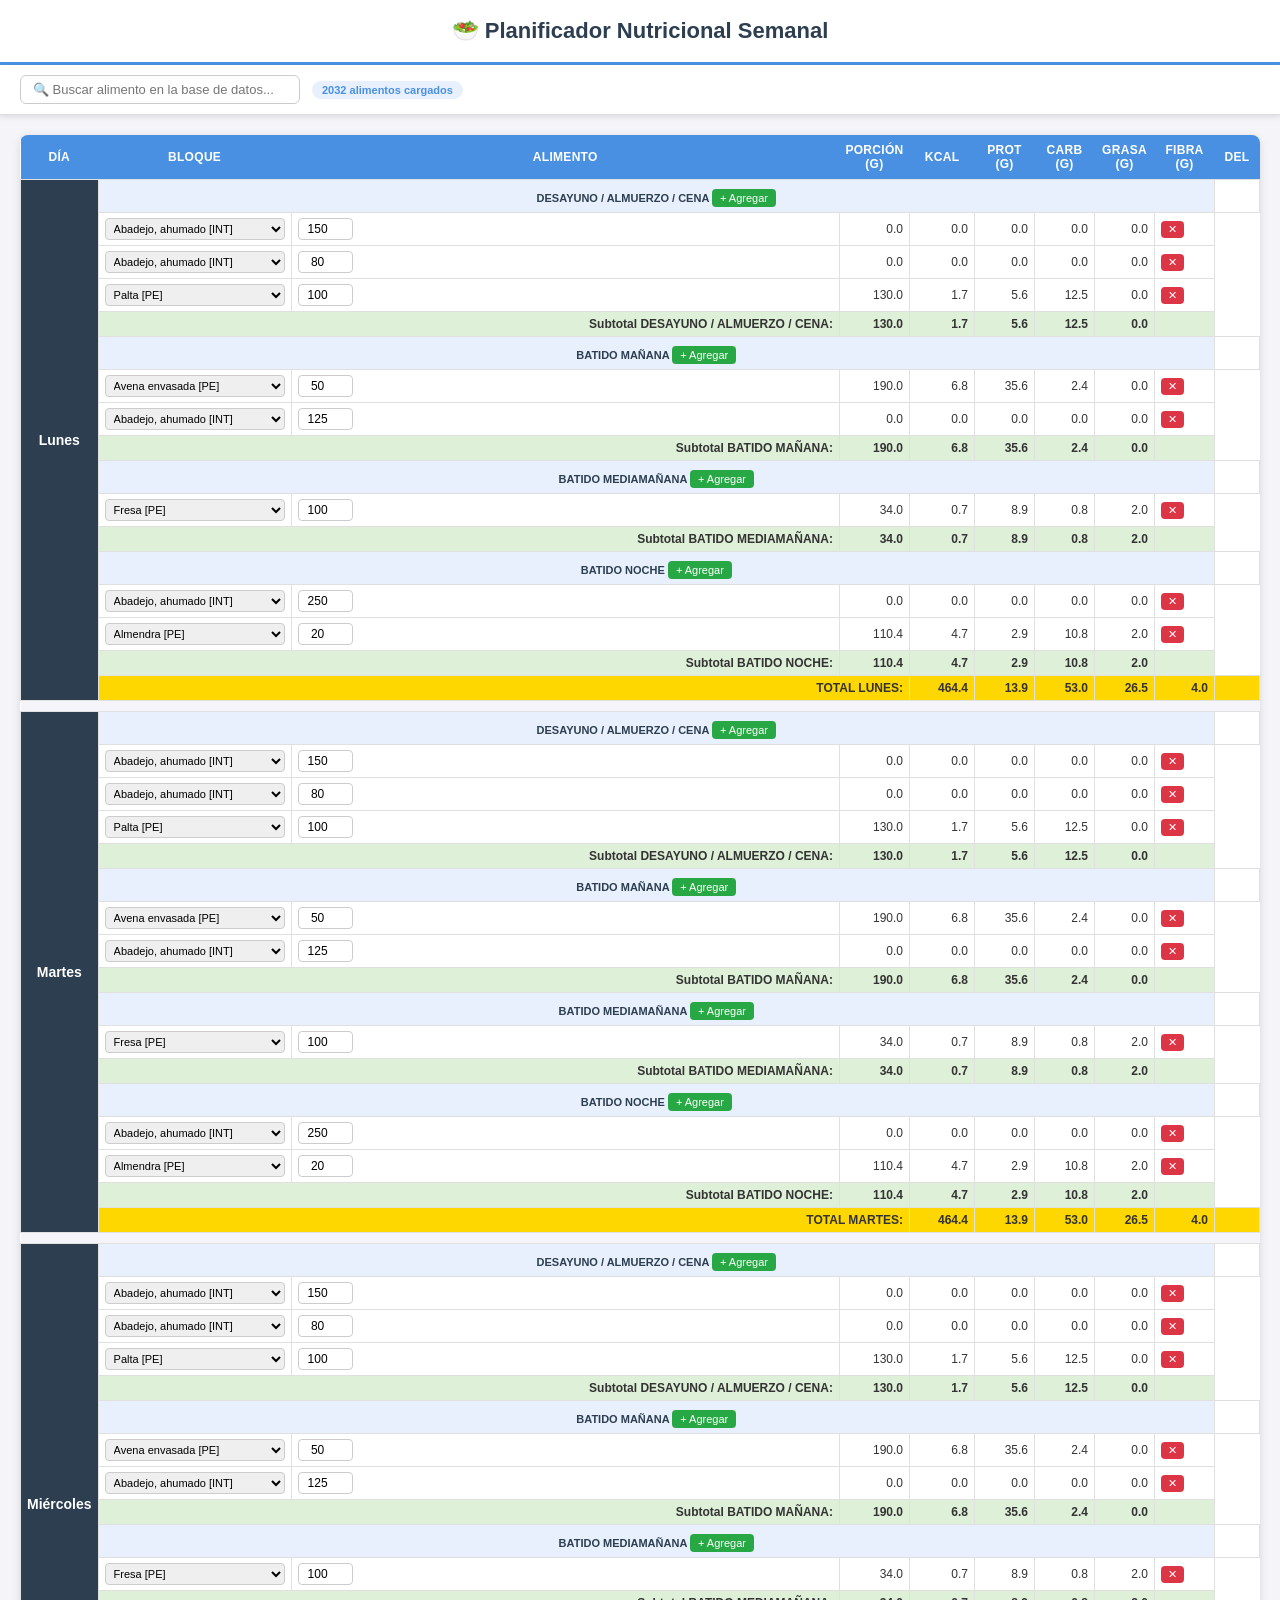
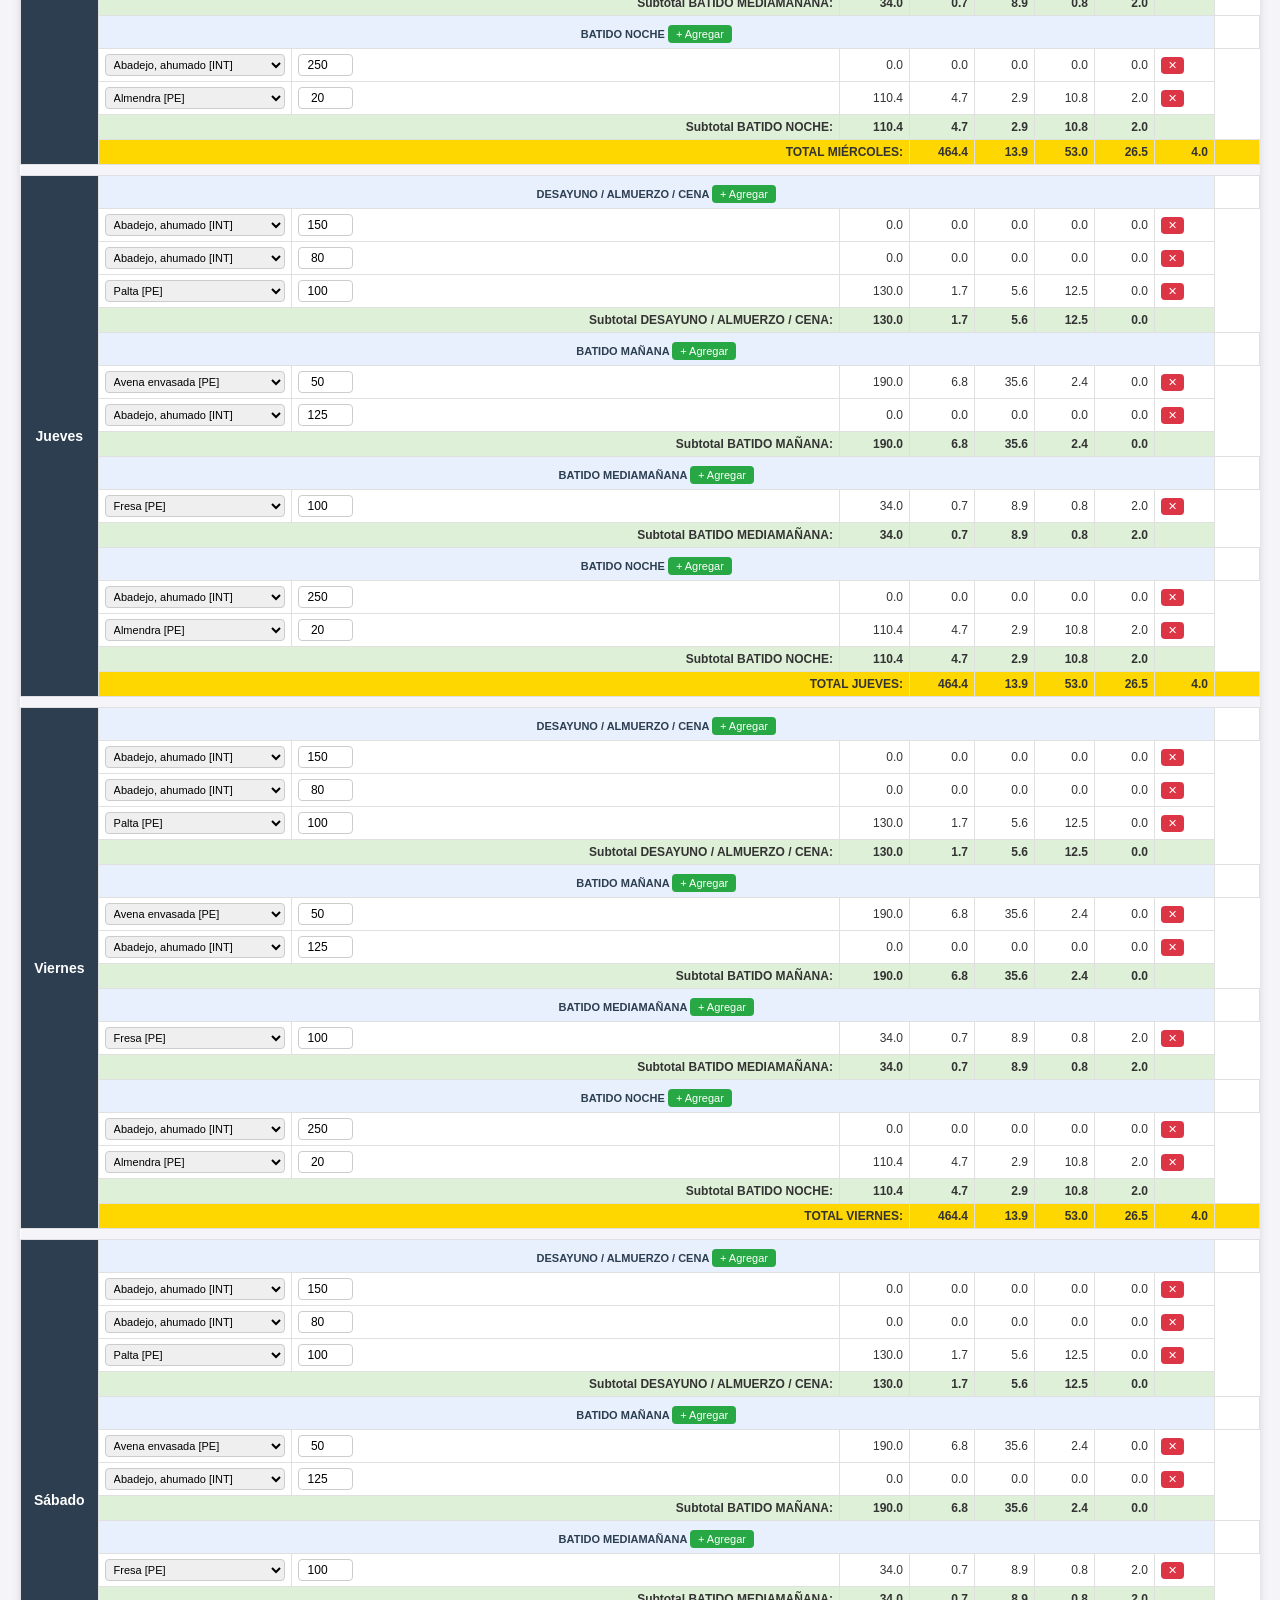
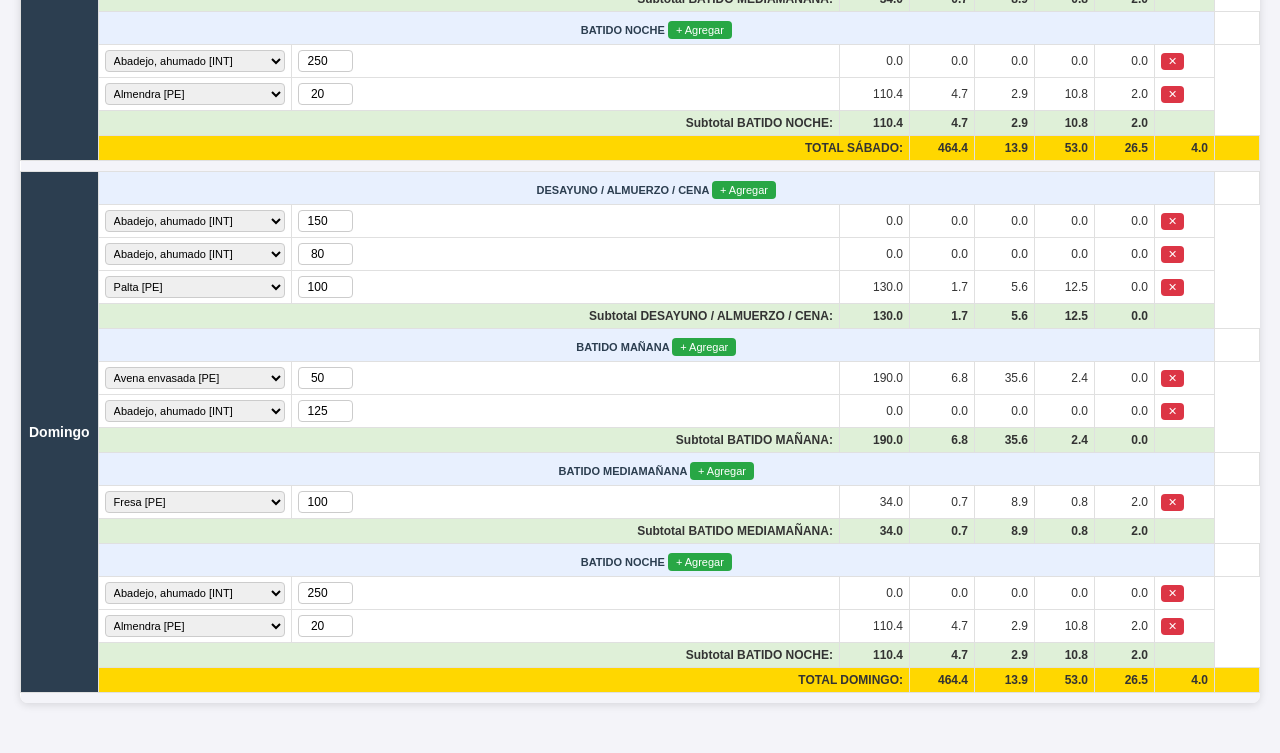
<file: index 2.html>
<!DOCTYPE html>
<html lang="es">
<head>
  <meta charset="UTF-8">
  <meta name="viewport" content="width=device-width, initial-scale=1.0">
  <title>Planificador Nutricional Semanal</title>
  <style>
    :root { --azul:#4a90e2; --azul-oscuro:#2c3e50; --verde:#28a745; --rojo:#dc3545; --oro:#ffd700; }
    * { box-sizing: border-box; margin: 0; padding: 0; }
    body { font-family: Arial, sans-serif; background: #f4f4f9; color: #333; }
    h1 { text-align: center; padding: 18px; color: var(--azul-oscuro); font-size: 22px; background: white; border-bottom: 3px solid var(--azul); }
    .barra { background: white; padding: 10px 20px; display: flex; gap: 12px; align-items: center; flex-wrap: wrap; border-bottom: 1px solid #ddd; position: sticky; top: 0; z-index: 100; box-shadow: 0 2px 6px rgba(0,0,0,.1); }
    .barra input { border: 1px solid #ccc; border-radius: 6px; padding: 6px 12px; font-size: 13px; width: 280px; outline: none; }
    .barra input:focus { border-color: var(--azul); }
    .badge { font-size: 11px; background: #e8f0fe; color: var(--azul); border-radius: 12px; padding: 3px 10px; font-weight: 600; }
    .contenedor { padding: 20px; max-width: 1400px; margin: 0 auto; }
    table { width: 100%; border-collapse: collapse; margin-bottom: 30px; background: white; box-shadow: 0 2px 8px rgba(0,0,0,.12); border-radius: 8px; overflow: hidden; }
    th { background: var(--azul); color: white; padding: 8px 6px; font-size: 12px; font-weight: 700; text-transform: uppercase; letter-spacing: .3px; }
    td { border: 1px solid #e0e0e0; padding: 5px 6px; font-size: 12px; vertical-align: middle; }
    .dia-header { background: var(--azul-oscuro); color: white; font-weight: 700; font-size: 14px; text-align: center; }
    .bloque-header { background: #e8f0fe; font-weight: 700; color: var(--azul-oscuro); font-size: 11px; text-align: center; }
    .total-bloque { background: #dff0d8; font-weight: 700; font-size: 11px; }
    .total-dia { background: var(--oro); font-weight: 700; font-size: 12px; }
    .separador td { background: #f4f4f9; height: 10px; border: none; }
    select { width: 180px; padding: 3px 4px; font-size: 11px; border: 1px solid #ccc; border-radius: 4px; }
    select:focus { outline: none; border-color: var(--azul); }
    input[type=number] { width: 55px; padding: 3px; text-align: center; border: 1px solid #ccc; border-radius: 4px; font-size: 12px; }
    .btn-add { background: var(--verde); color: white; border: none; padding: 3px 8px; cursor: pointer; border-radius: 4px; font-size: 11px; margin-top: 4px; }
    .btn-del { background: var(--rojo); color: white; border: none; padding: 2px 7px; cursor: pointer; border-radius: 4px; font-size: 11px; }
    .btn-add:hover { background: #218838; }
    .btn-del:hover { background: #c82333; }
    .fuente-tag { font-size: 9px; color: #888; display: block; }
    .num { text-align: right; }
    @media (max-width: 768px) { .contenedor { padding: 8px; } select { width: 130px; } }
  </style>
</head>
<body>

<h1>🥗 Planificador Nutricional Semanal</h1>

<div class="barra">
  <input type="text" id="buscador" placeholder="🔍 Buscar alimento en la base de datos..." oninput="actualizarOpciones()">
  <span class="badge" id="badge-total">0 alimentos cargados</span>
  <span class="badge" id="badge-filtro" style="display:none"></span>
</div>

<div class="contenedor">
  <div id="contenedorTablas"></div>
</div>

<script src="alimentos.js"></script>
<script>
const estructuraSemana = ["Lunes","Martes","Miércoles","Jueves","Viernes","Sábado","Domingo"];
const bloquesComida = [
  "DESAYUNO / ALMUERZO / CENA",
  "BATIDO MAÑANA",
  "BATIDO MEDIAMAÑANA",
  "BATIDO NOCHE"
];

let planSemanal = {};
estructuraSemana.forEach(dia => {
  planSemanal[dia] = {
    "DESAYUNO / ALMUERZO / CENA": [
      { nombre: "Huevo entero cocido", gramos: 150 },
      { nombre: "Atún en conserva", gramos: 80 },
      { nombre: "Palta", gramos: 100 }
    ],
    "BATIDO MAÑANA": [
      { nombre: "Avena envasada", gramos: 50 },
      { nombre: "Leche entera pasteurizada", gramos: 125 }
    ],
    "BATIDO MEDIAMAÑANA": [
      { nombre: "Fresa", gramos: 100 }
    ],
    "BATIDO NOCHE": [
      { nombre: "Leche entera pasteurizada", gramos: 250 },
      { nombre: "Almendra", gramos: 20 }
    ]
  };
});

// baseDatos viene del script alimentos.js
let filtroActivo = "";
let opcionesHTML = "";

function actualizarOpciones() {
  filtroActivo = document.getElementById('buscador').value.toLowerCase().trim();
  const badge = document.getElementById('badge-filtro');
  if (filtroActivo) {
    const count = baseDatos.filter(a => a.nombre.toLowerCase().includes(filtroActivo)).length;
    badge.textContent = `${count} coincidencias`;
    badge.style.display = 'inline';
  } else {
    badge.style.display = 'none';
  }
  construirOpcionesHTML();
  renderizarTodo();
}

function construirOpcionesHTML() {
  const lista = filtroActivo
    ? baseDatos.filter(a => a.nombre.toLowerCase().includes(filtroActivo))
    : baseDatos;
  opcionesHTML = lista.map(a =>
    `<option value="${a.nombre.replace(/"/g,'&quot;')}" data-fuente="${a.fuente}">${a.nombre} [${a.fuente === 'Tablas Peruanas' ? 'PE' : 'INT'}]</option>`
  ).join('');
}

function calcularNutrientes(nombre, gramos) {
  const item = baseDatos.find(a => a.nombre.toLowerCase() === nombre.toLowerCase());
  if (!item || !gramos) return { kcal:0, prot:0, carb:0, grasa:0, fibra:0 };
  const f = gramos / 100;
  return {
    kcal:  ((item.kcal  || 0) * f),
    prot:  ((item.proteinas || 0) * f),
    carb:  ((item.carbohidratos || 0) * f),
    grasa: ((item.grasas || 0) * f),
    fibra: ((item.fibra || 0) * f),
  };
}

function fmt(n) { return n.toFixed(1); }

function contarFilasDia(dia) {
  let total = 0;
  bloquesComida.forEach(b => total += (planSemanal[dia][b]?.length || 0) + 2); // items + subtotal + header bloque
  return total + 1; // total dia
}

function renderizarTodo() {
  const cont = document.getElementById('contenedorTablas');
  let html = `<table>
    <thead><tr>
      <th style="width:70px">DÍA</th>
      <th style="width:120px">BLOQUE</th>
      <th>ALIMENTO</th>
      <th style="width:65px">PORCIÓN (g)</th>
      <th style="width:65px">KCAL</th>
      <th style="width:60px">PROT (g)</th>
      <th style="width:60px">CARB (g)</th>
      <th style="width:60px">GRASA (g)</th>
      <th style="width:60px">FIBRA (g)</th>
      <th style="width:45px">DEL</th>
    </tr></thead><tbody>`;

  estructuraSemana.forEach(dia => {
    let diaT = {kcal:0,prot:0,carb:0,grasa:0,fibra:0};
    let firstDia = true;
    const totalFilasDia = contarFilasDia(dia);

    bloquesComida.forEach(bloque => {
      const items = planSemanal[dia][bloque] || [];

      // Fila header bloque
      html += `<tr>`;
      if (firstDia) {
        html += `<td rowspan="${totalFilasDia}" class="dia-header">${dia}</td>`;
        firstDia = false;
      }
      html += `<td class="bloque-header" colspan="8">${bloque}
        <button class="btn-add" onclick="agregarFila('${dia}','${bloque}')">+ Agregar</button>
      </td><td></td></tr>`;

      let bloqT = {kcal:0,prot:0,carb:0,grasa:0,fibra:0};

      items.forEach((item, idx) => {
        const n = calcularNutrientes(item.nombre, item.gramos);
        bloqT.kcal+=n.kcal; bloqT.prot+=n.prot; bloqT.carb+=n.carb; bloqT.grasa+=n.grasa; bloqT.fibra+=n.fibra;
        diaT.kcal+=n.kcal;  diaT.prot+=n.prot;  diaT.carb+=n.carb;  diaT.grasa+=n.grasa;  diaT.fibra+=n.fibra;

        const selOpts = `<option value="">-- Seleccionar --</option>${opcionesHTML}`;
        html += `<tr>
          <td>
            <select onchange="cambiarAlimento('${dia}','${bloque}',${idx},this.value)">
              ${baseDatos.map(a => `<option value="${a.nombre.replace(/"/g,'&quot;')}" ${a.nombre===item.nombre?'selected':''}>${a.nombre} [${a.fuente==='Tablas Peruanas'?'PE':'INT'}]</option>`).join('')}
            </select>
          </td>
          <td><input type="number" value="${item.gramos}" step="5" min="0" onchange="cambiarGramos('${dia}','${bloque}',${idx},this.value)"></td>
          <td class="num">${fmt(n.kcal)}</td>
          <td class="num">${fmt(n.prot)}</td>
          <td class="num">${fmt(n.carb)}</td>
          <td class="num">${fmt(n.grasa)}</td>
          <td class="num">${fmt(n.fibra)}</td>
          <td><button class="btn-del" onclick="eliminarFila('${dia}','${bloque}',${idx})">✕</button></td>
        </tr>`;
      });

      // Subtotal bloque
      html += `<tr class="total-bloque">
        <td colspan="2" style="text-align:right">Subtotal ${bloque}:</td>
        <td class="num">${fmt(bloqT.kcal)}</td><td class="num">${fmt(bloqT.prot)}</td>
        <td class="num">${fmt(bloqT.carb)}</td><td class="num">${fmt(bloqT.grasa)}</td>
        <td class="num">${fmt(bloqT.fibra)}</td><td></td>
      </tr>`;
    });

    // Total día
    html += `<tr class="total-dia">
      <td colspan="3" style="text-align:right">TOTAL ${dia.toUpperCase()}:</td>
      <td class="num">${fmt(diaT.kcal)}</td><td class="num">${fmt(diaT.prot)}</td>
      <td class="num">${fmt(diaT.carb)}</td><td class="num">${fmt(diaT.grasa)}</td>
      <td class="num">${fmt(diaT.fibra)}</td><td></td>
    </tr>
    <tr class="separador"><td colspan="10"></td></tr>`;
  });

  html += `</tbody></table>`;
  cont.innerHTML = html;
}

function cambiarAlimento(dia, bloque, idx, val) {
  planSemanal[dia][bloque][idx].nombre = val;
  renderizarTodo();
}
function cambiarGramos(dia, bloque, idx, val) {
  planSemanal[dia][bloque][idx].gramos = parseFloat(val) || 0;
  renderizarTodo();
}
function agregarFila(dia, bloque) {
  const primero = baseDatos[0]?.nombre || "";
  planSemanal[dia][bloque].push({ nombre: primero, gramos: 100 });
  renderizarTodo();
}
function eliminarFila(dia, bloque, idx) {
  planSemanal[dia][bloque].splice(idx, 1);
  renderizarTodo();
}

// Iniciar
document.getElementById('badge-total').textContent = `${baseDatos.length} alimentos cargados`;
construirOpcionesHTML();
renderizarTodo();
</script>
</body>
</html>
</file>
